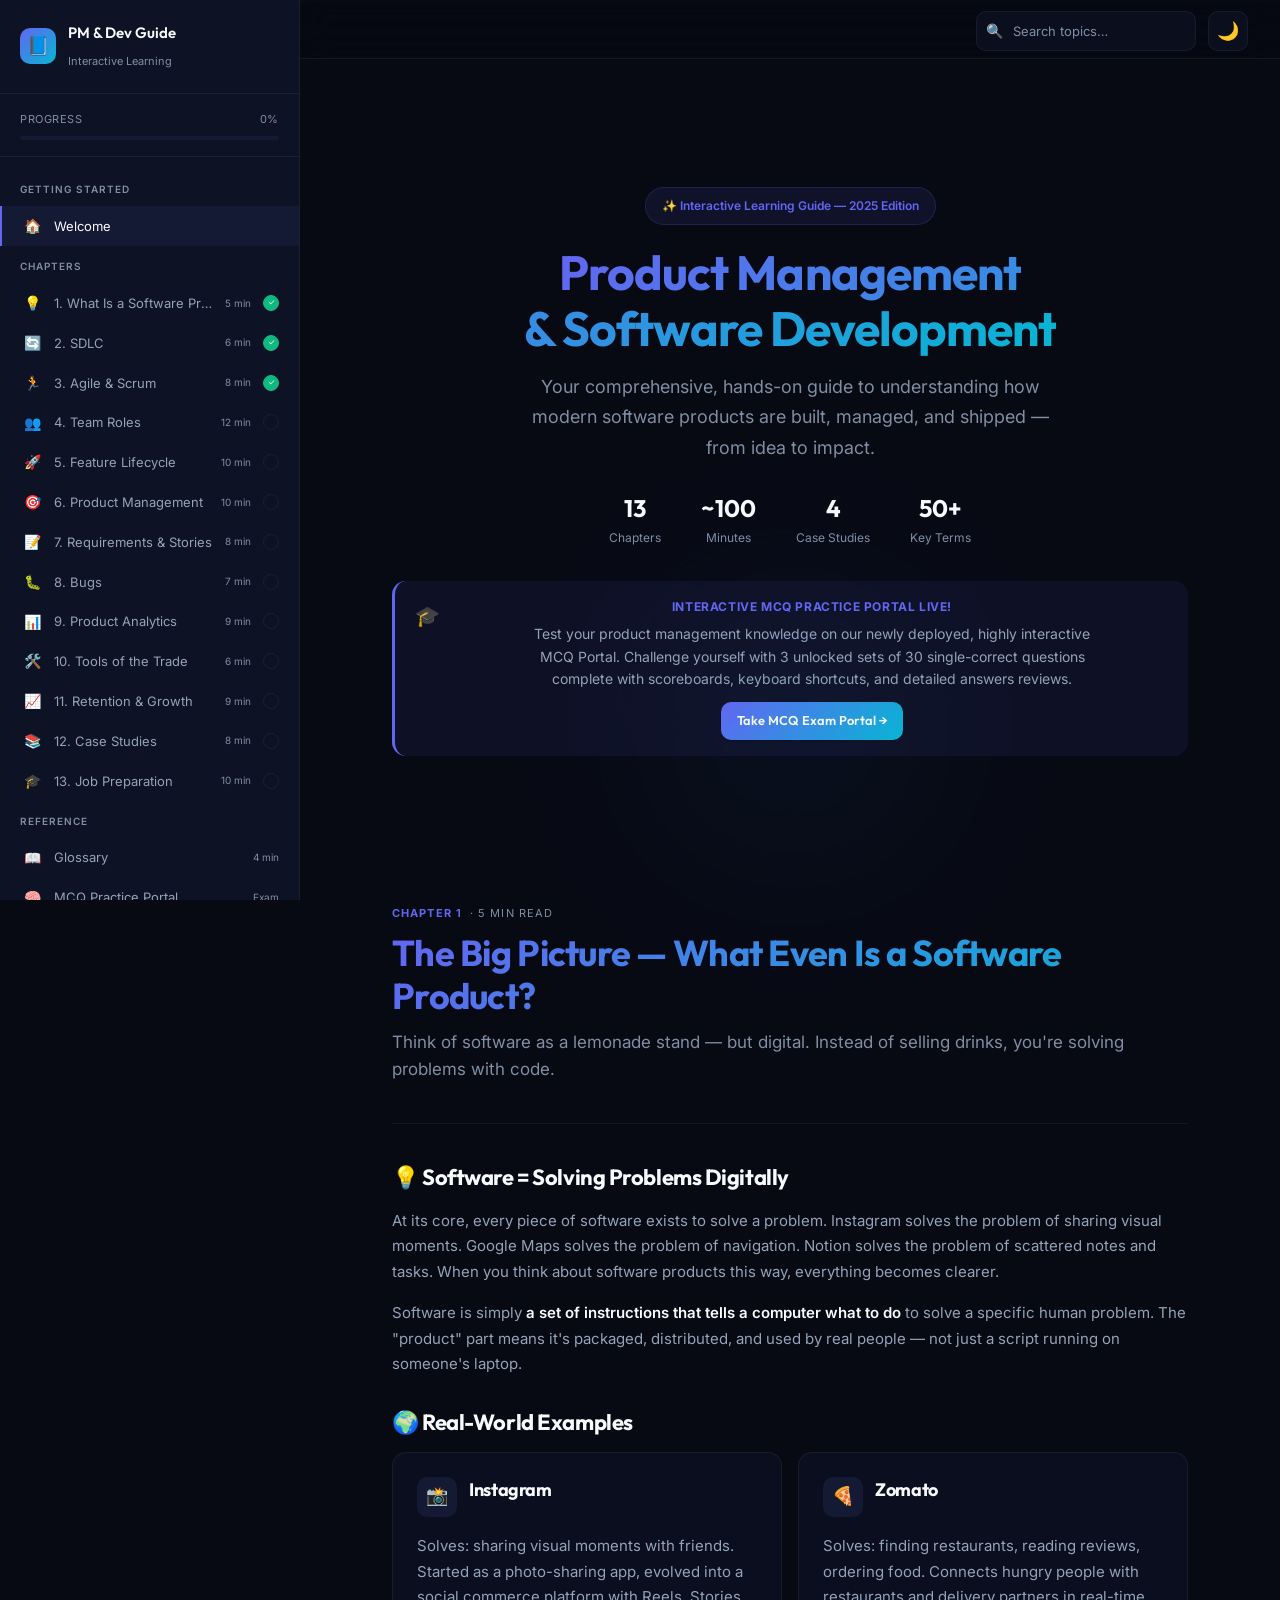
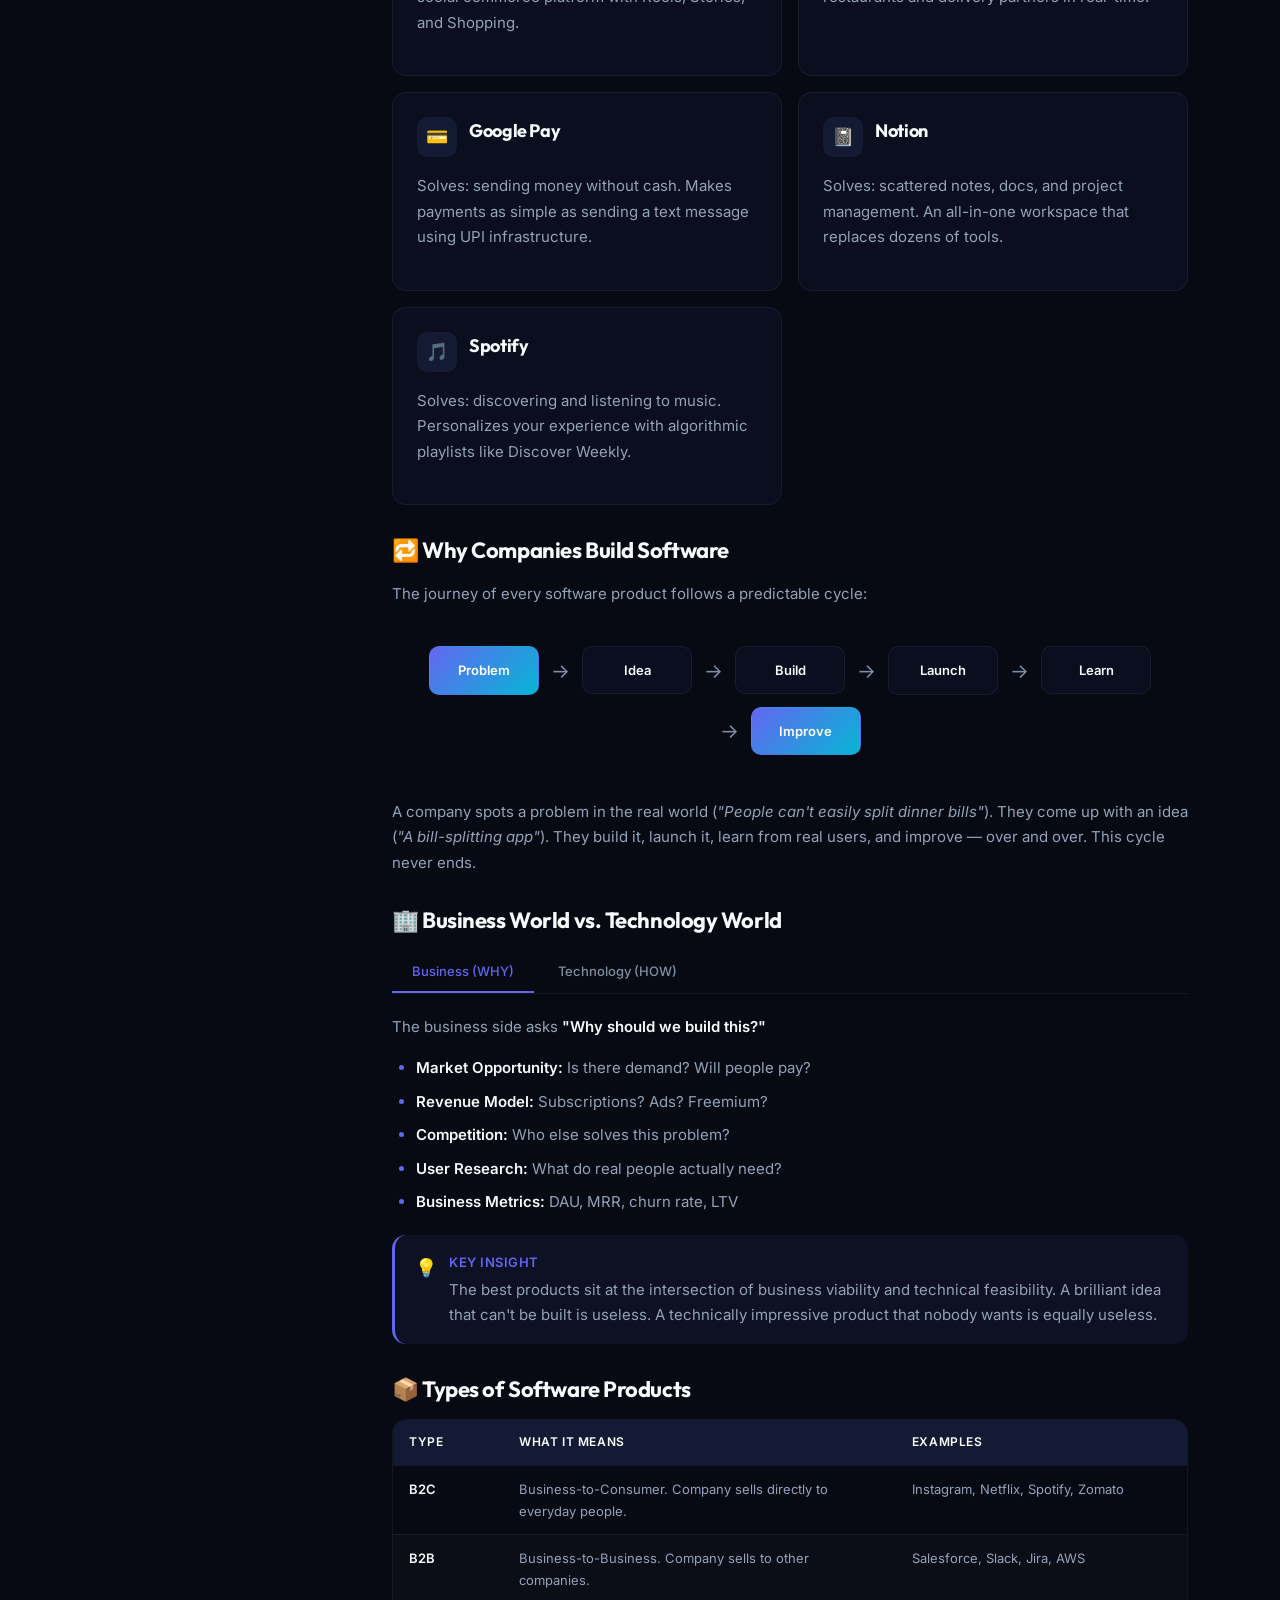
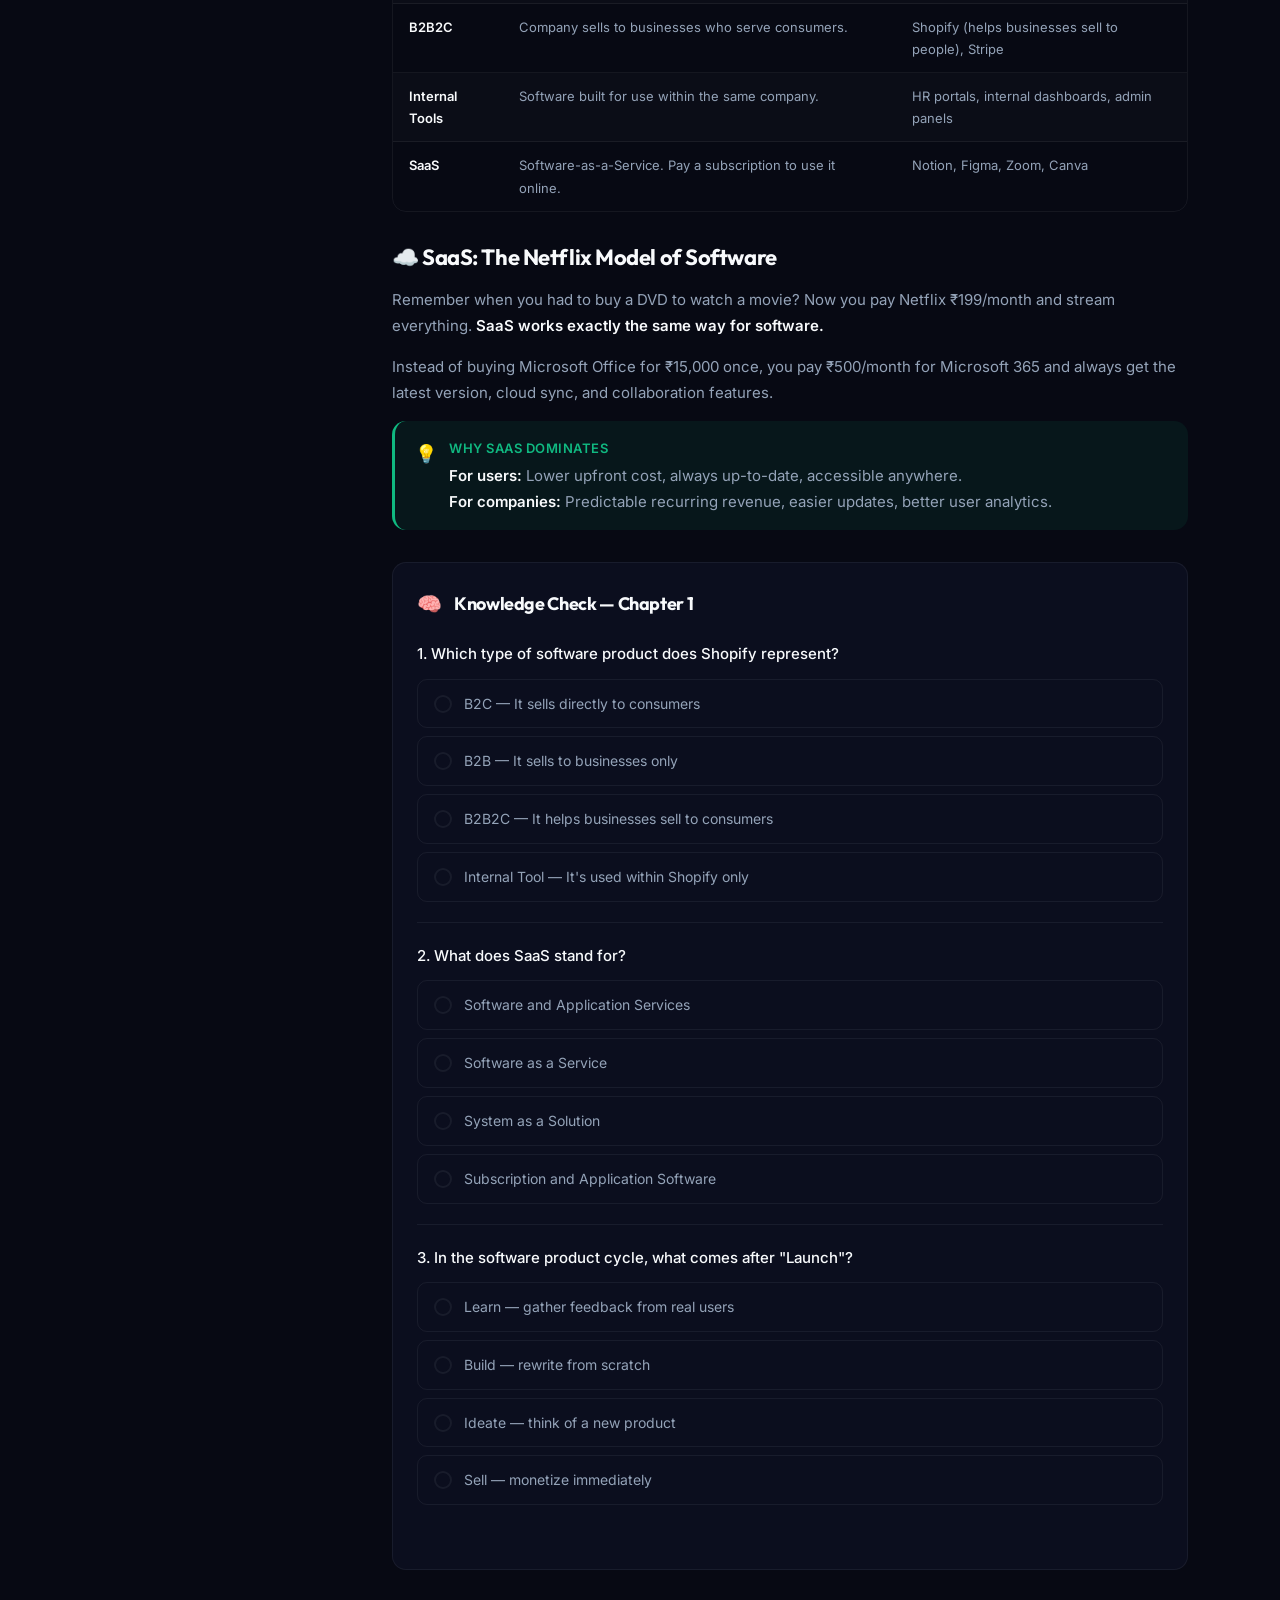
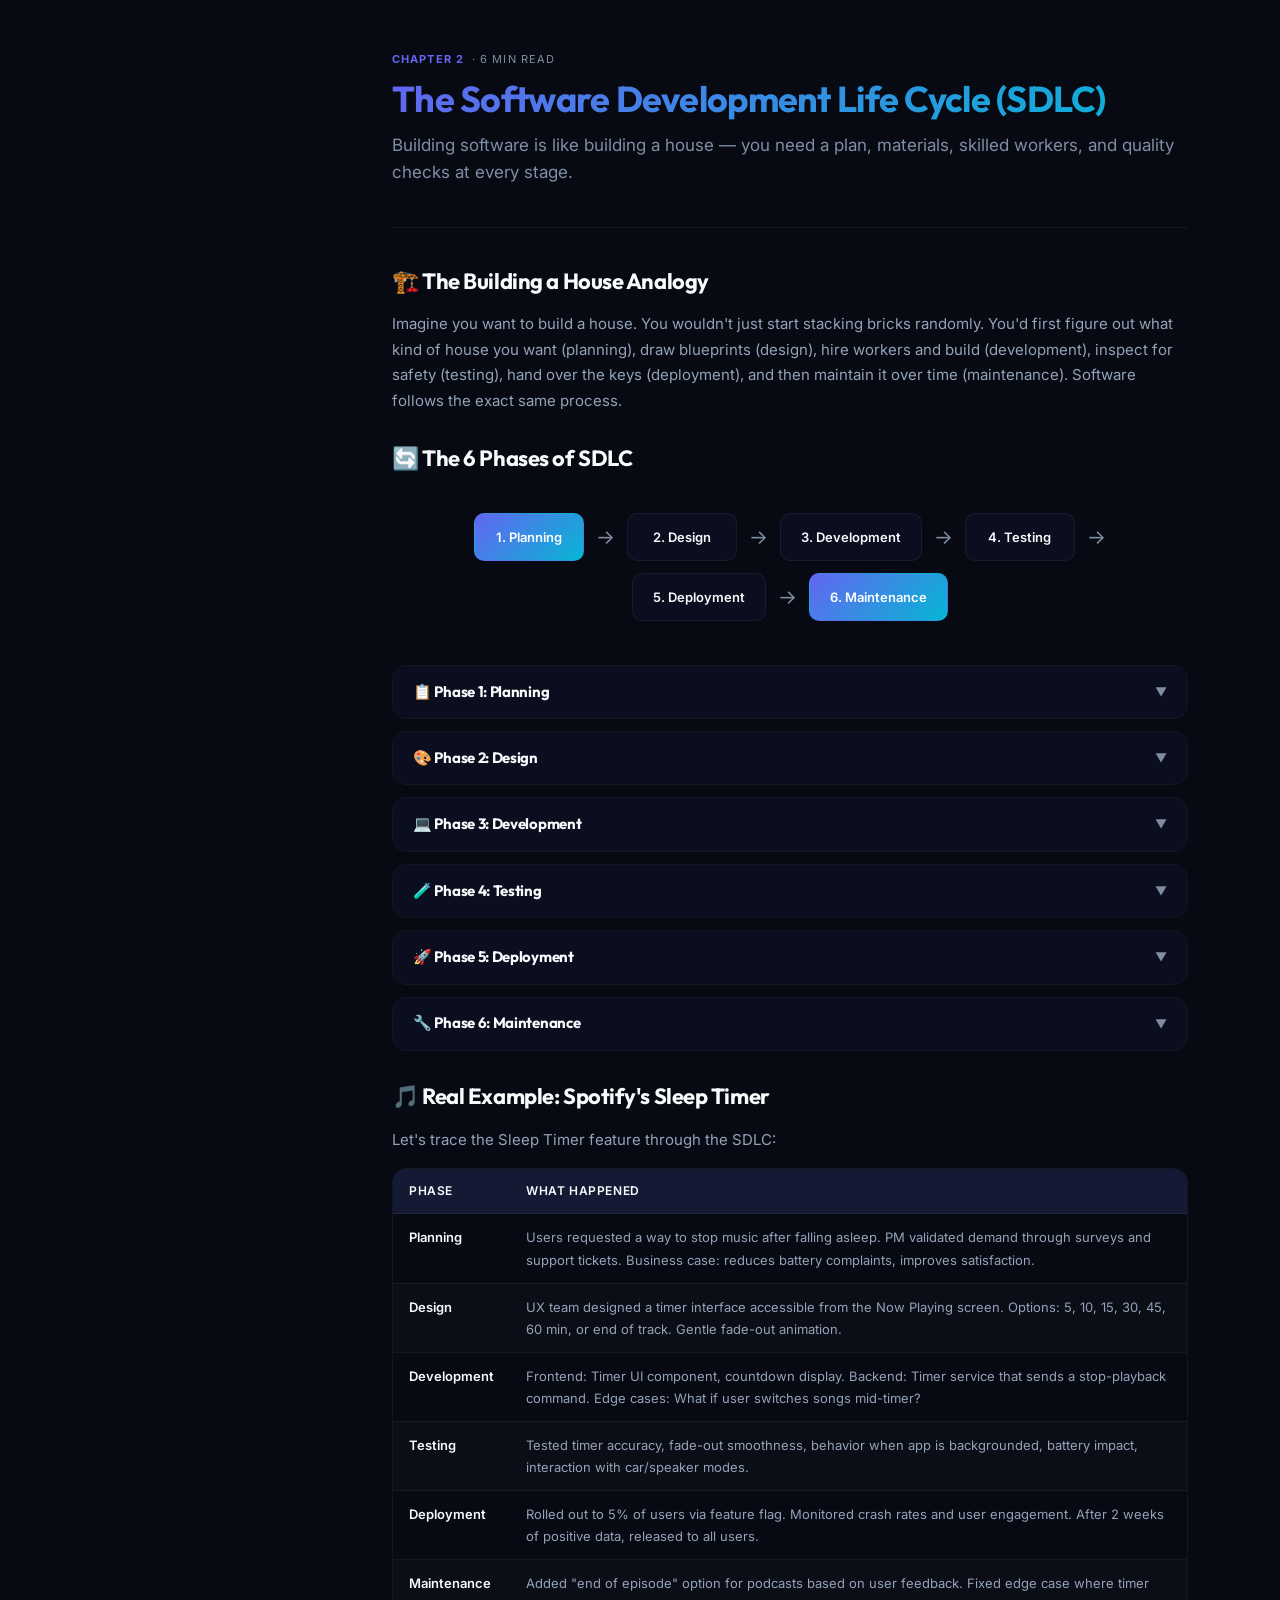
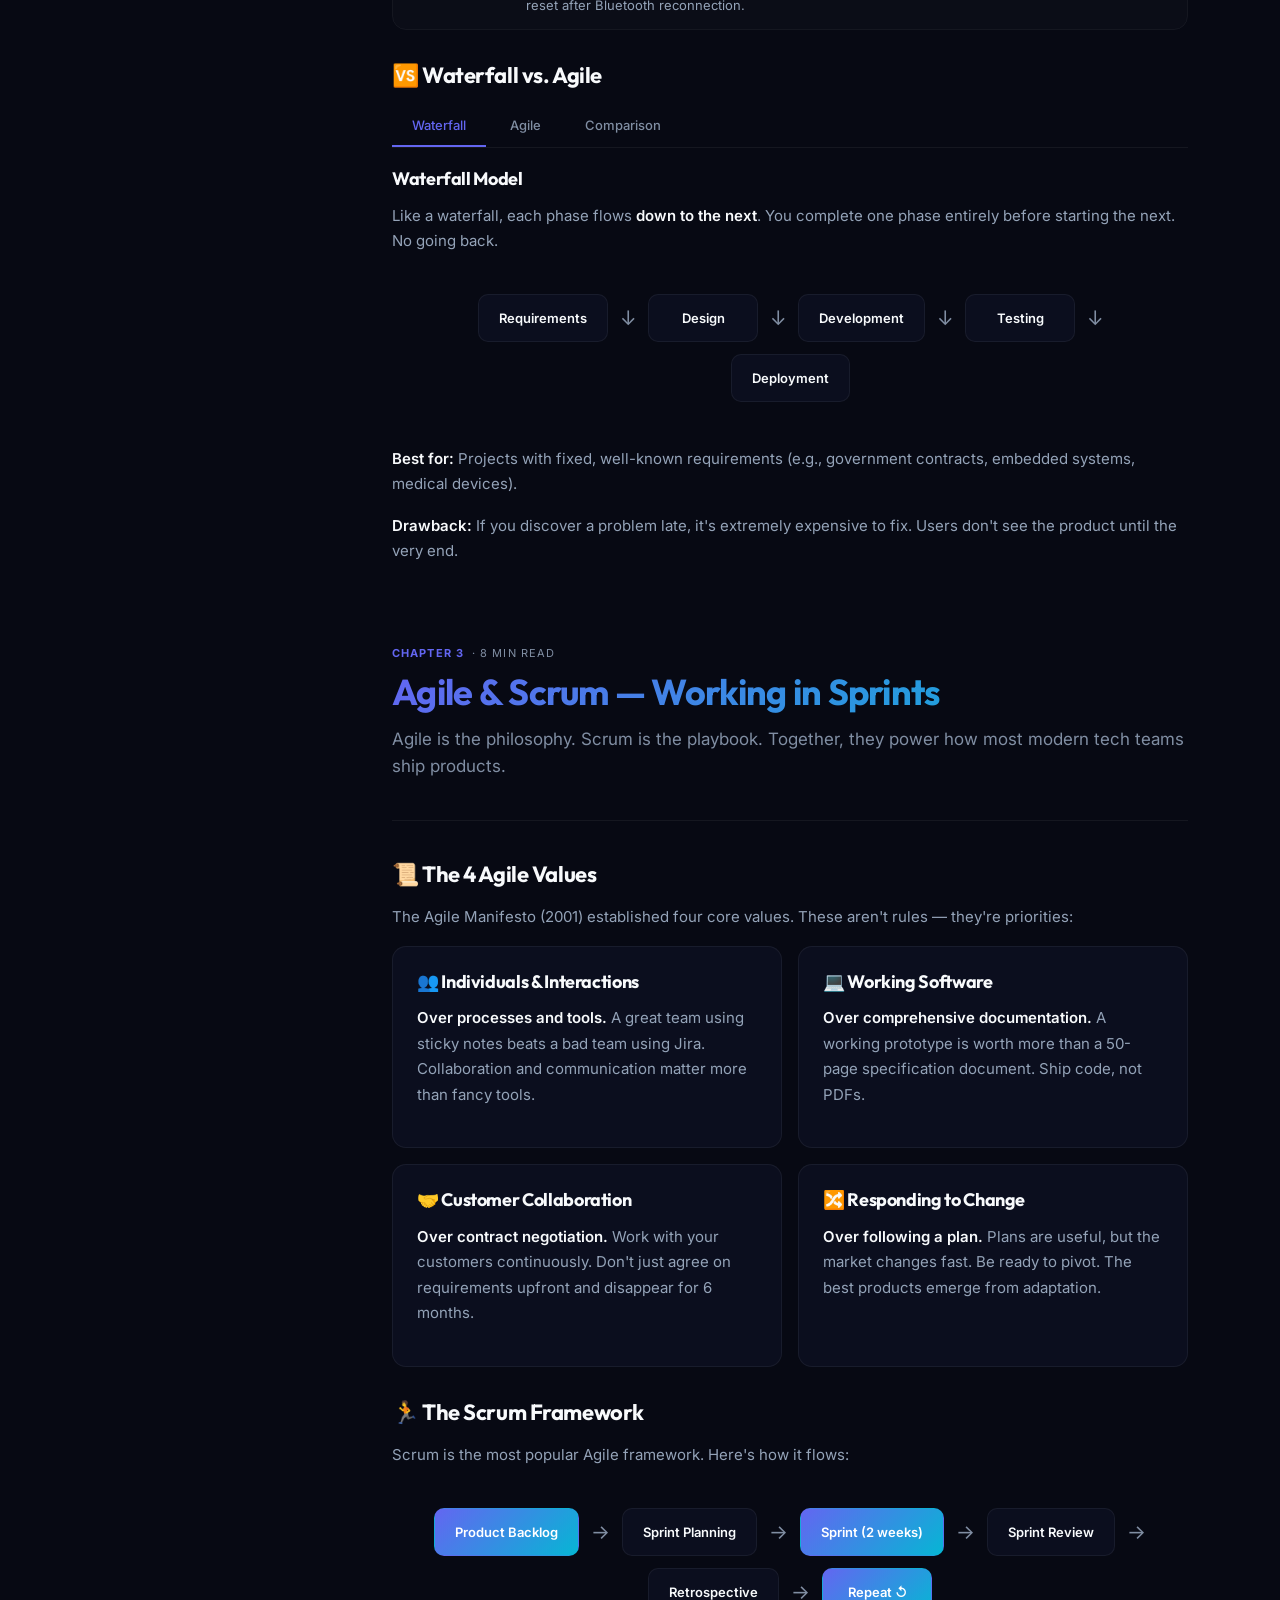
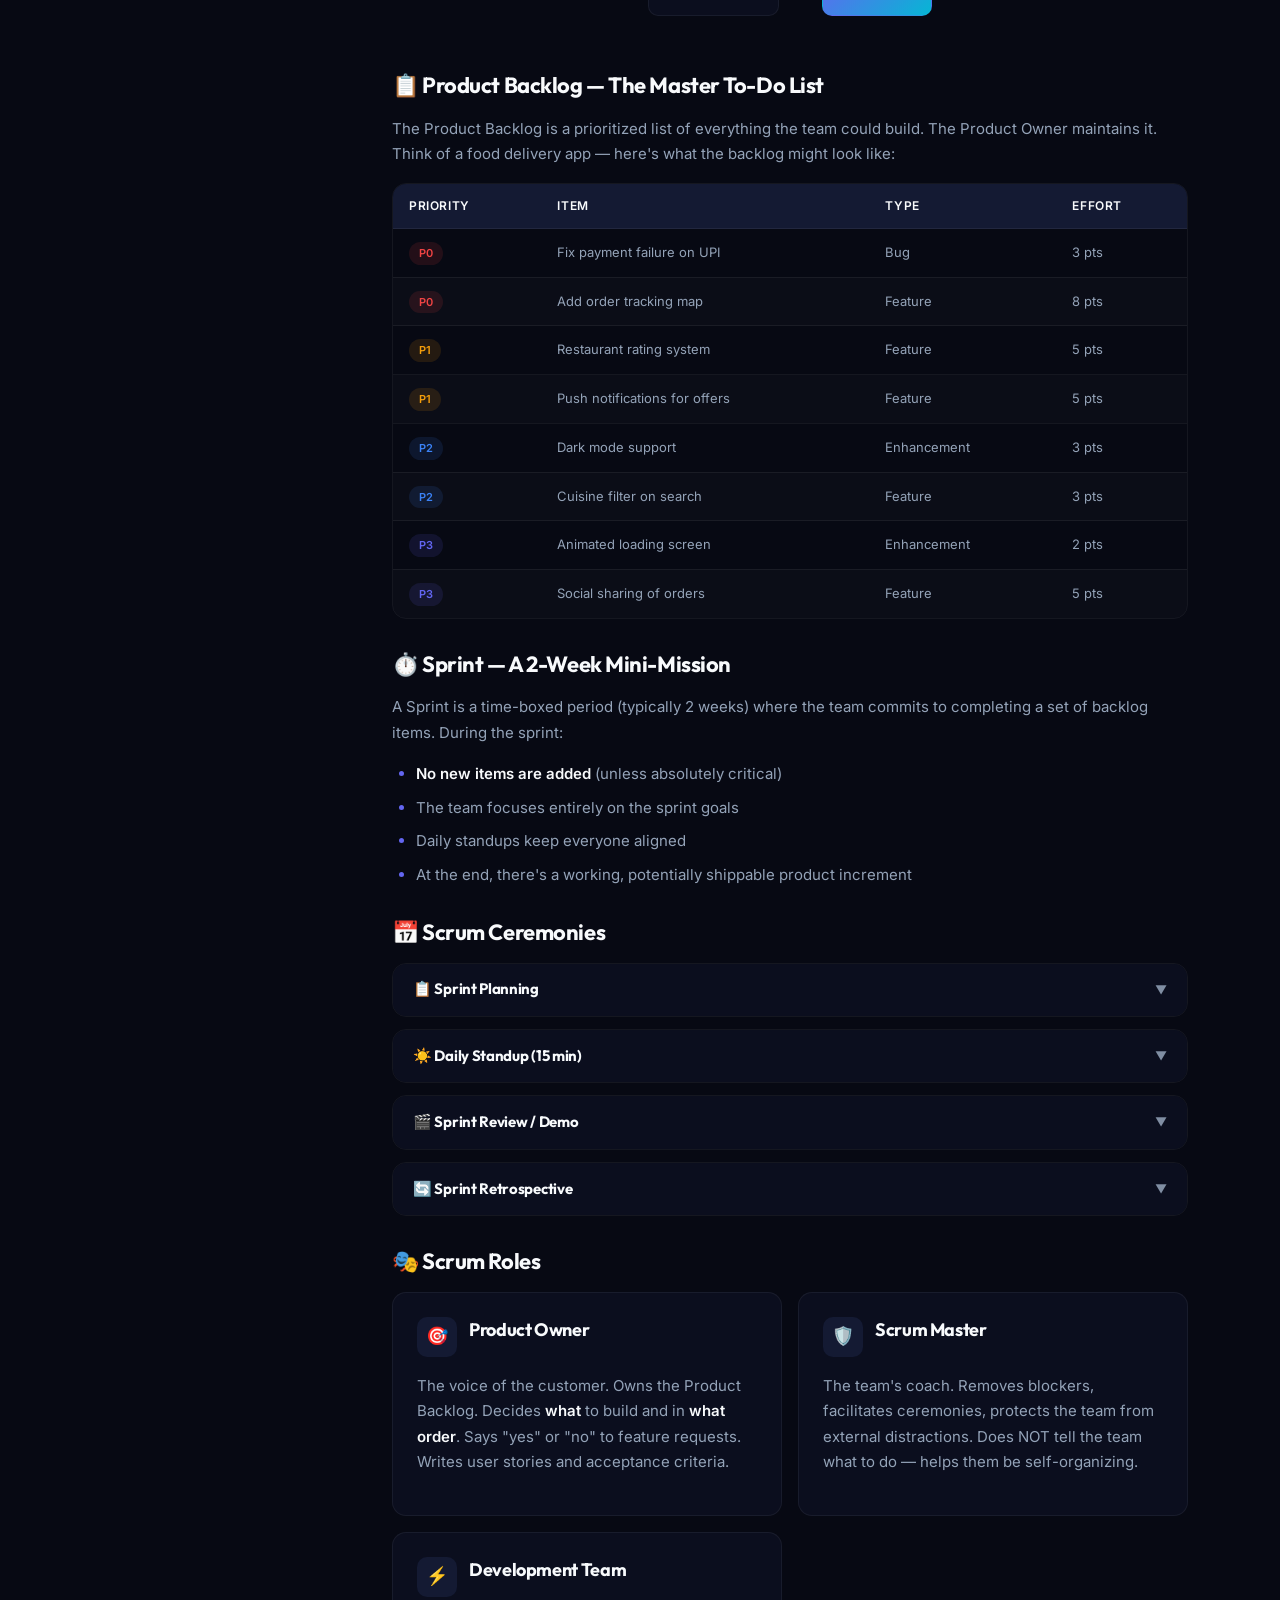
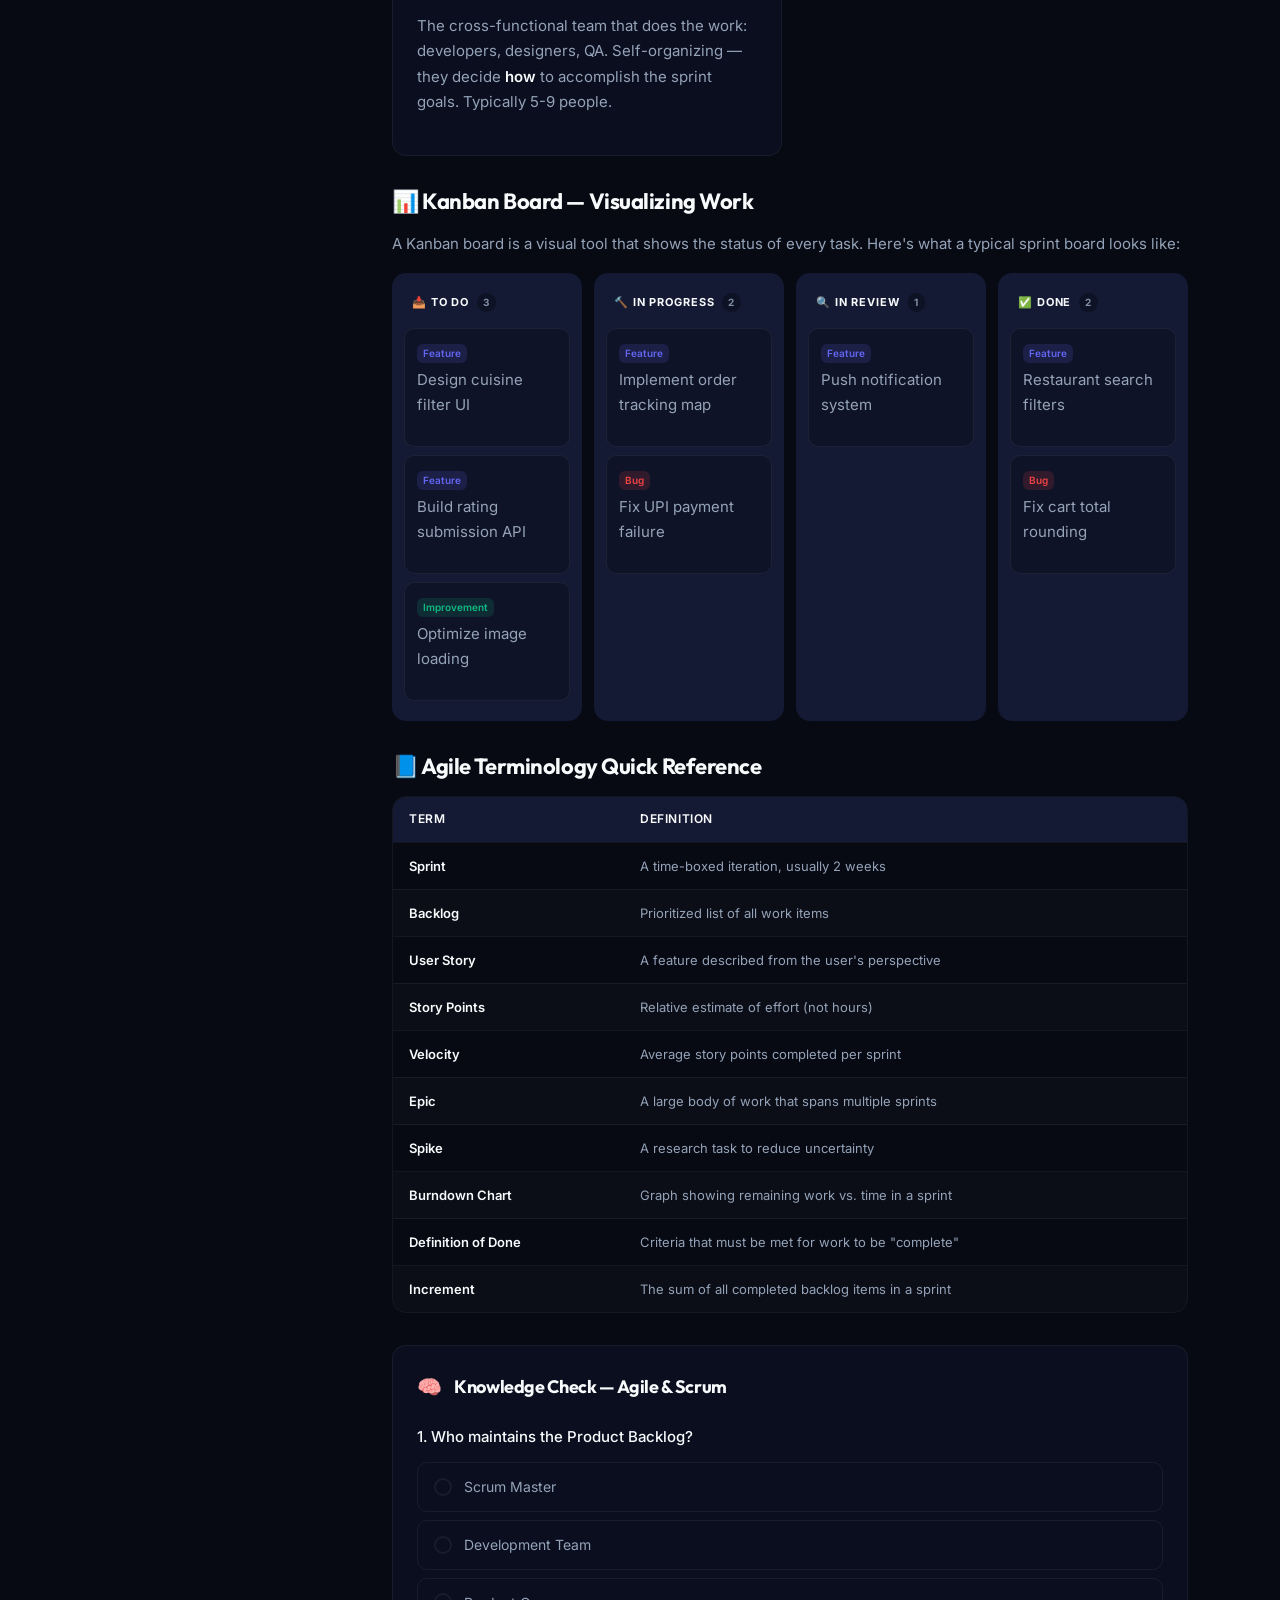
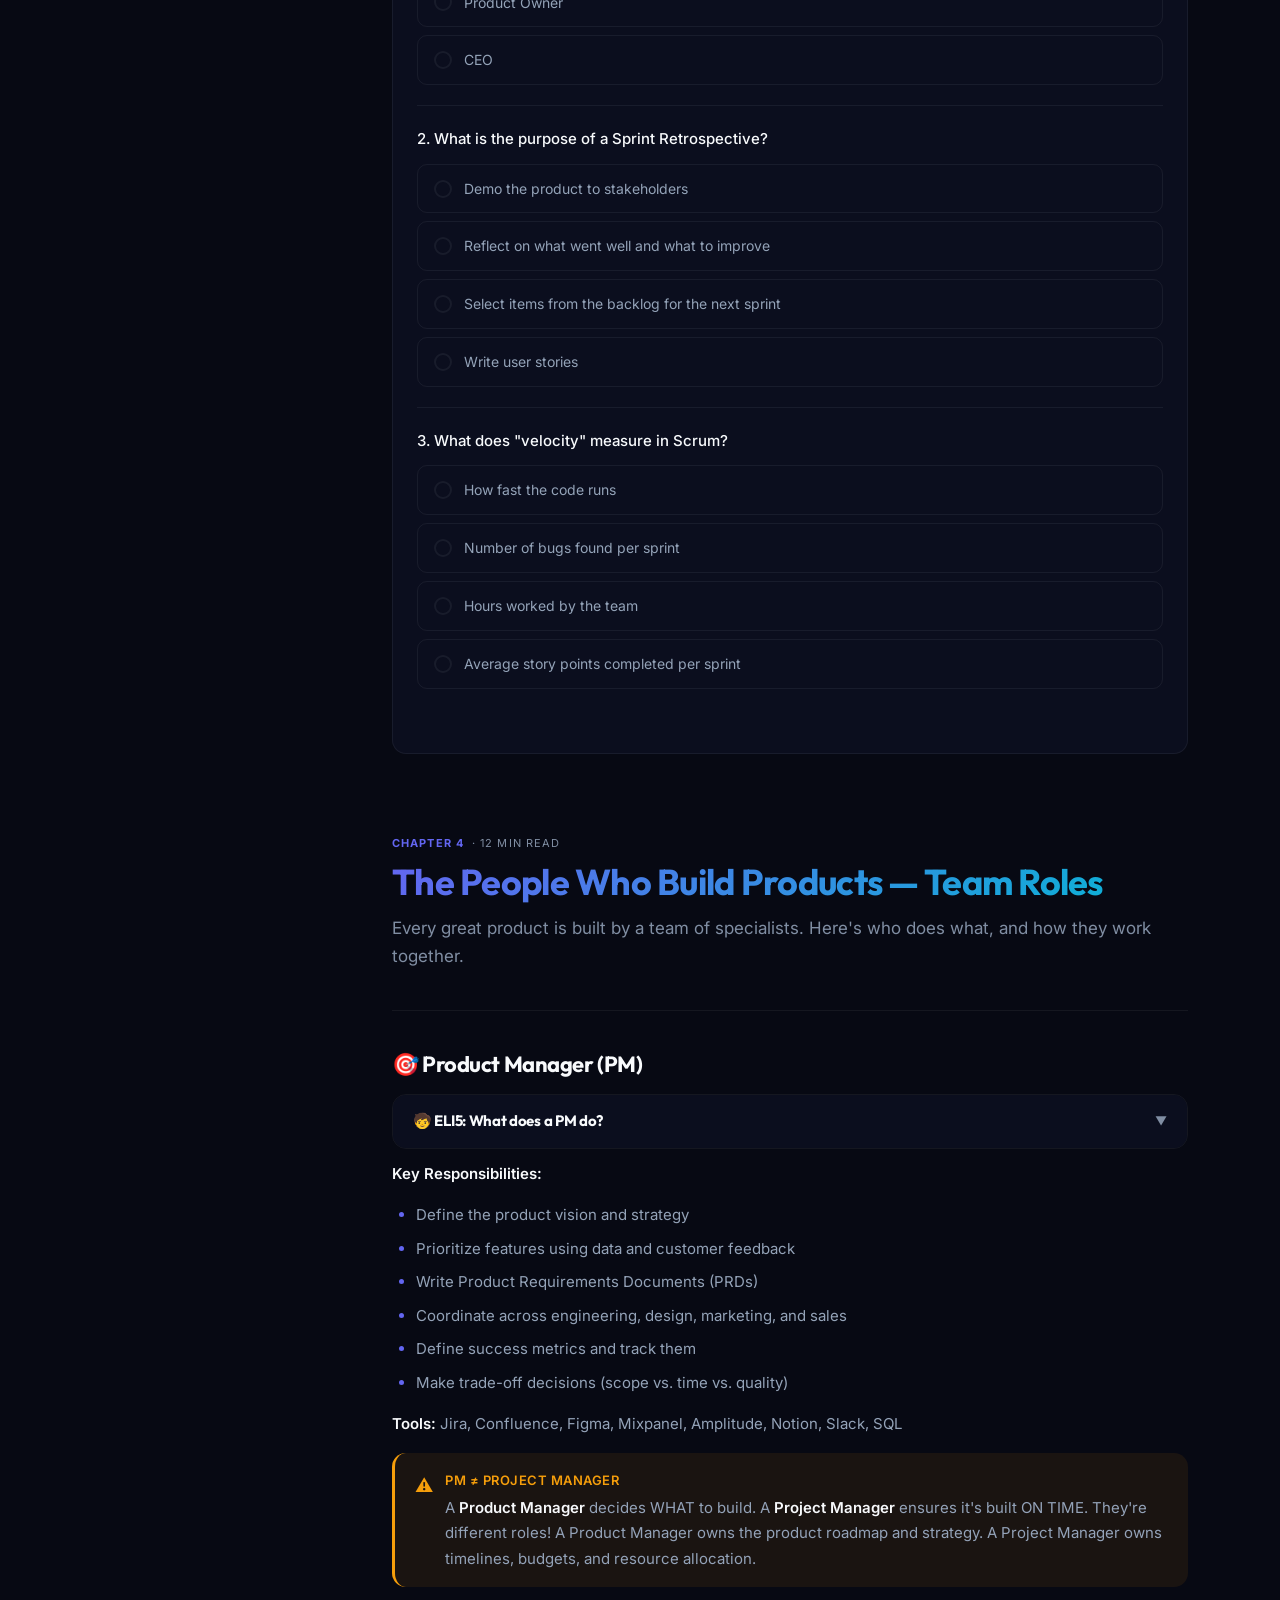
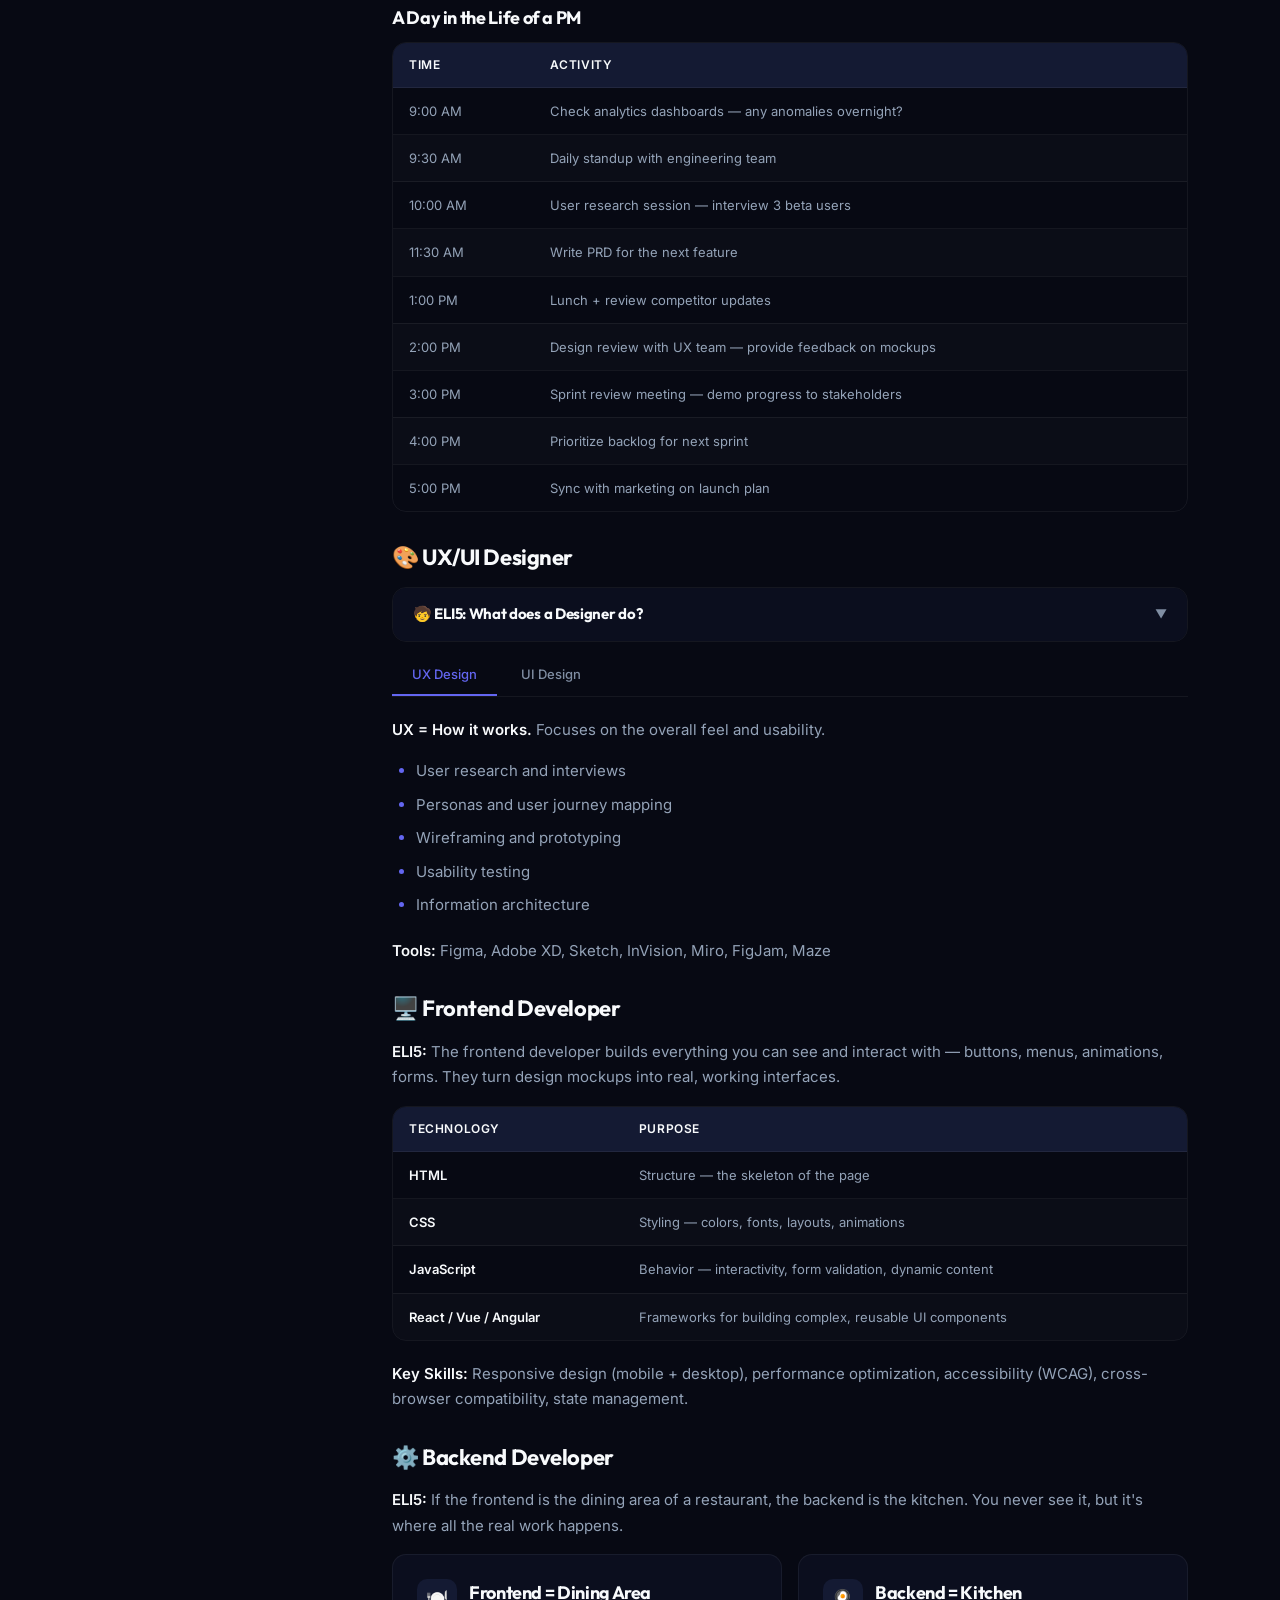
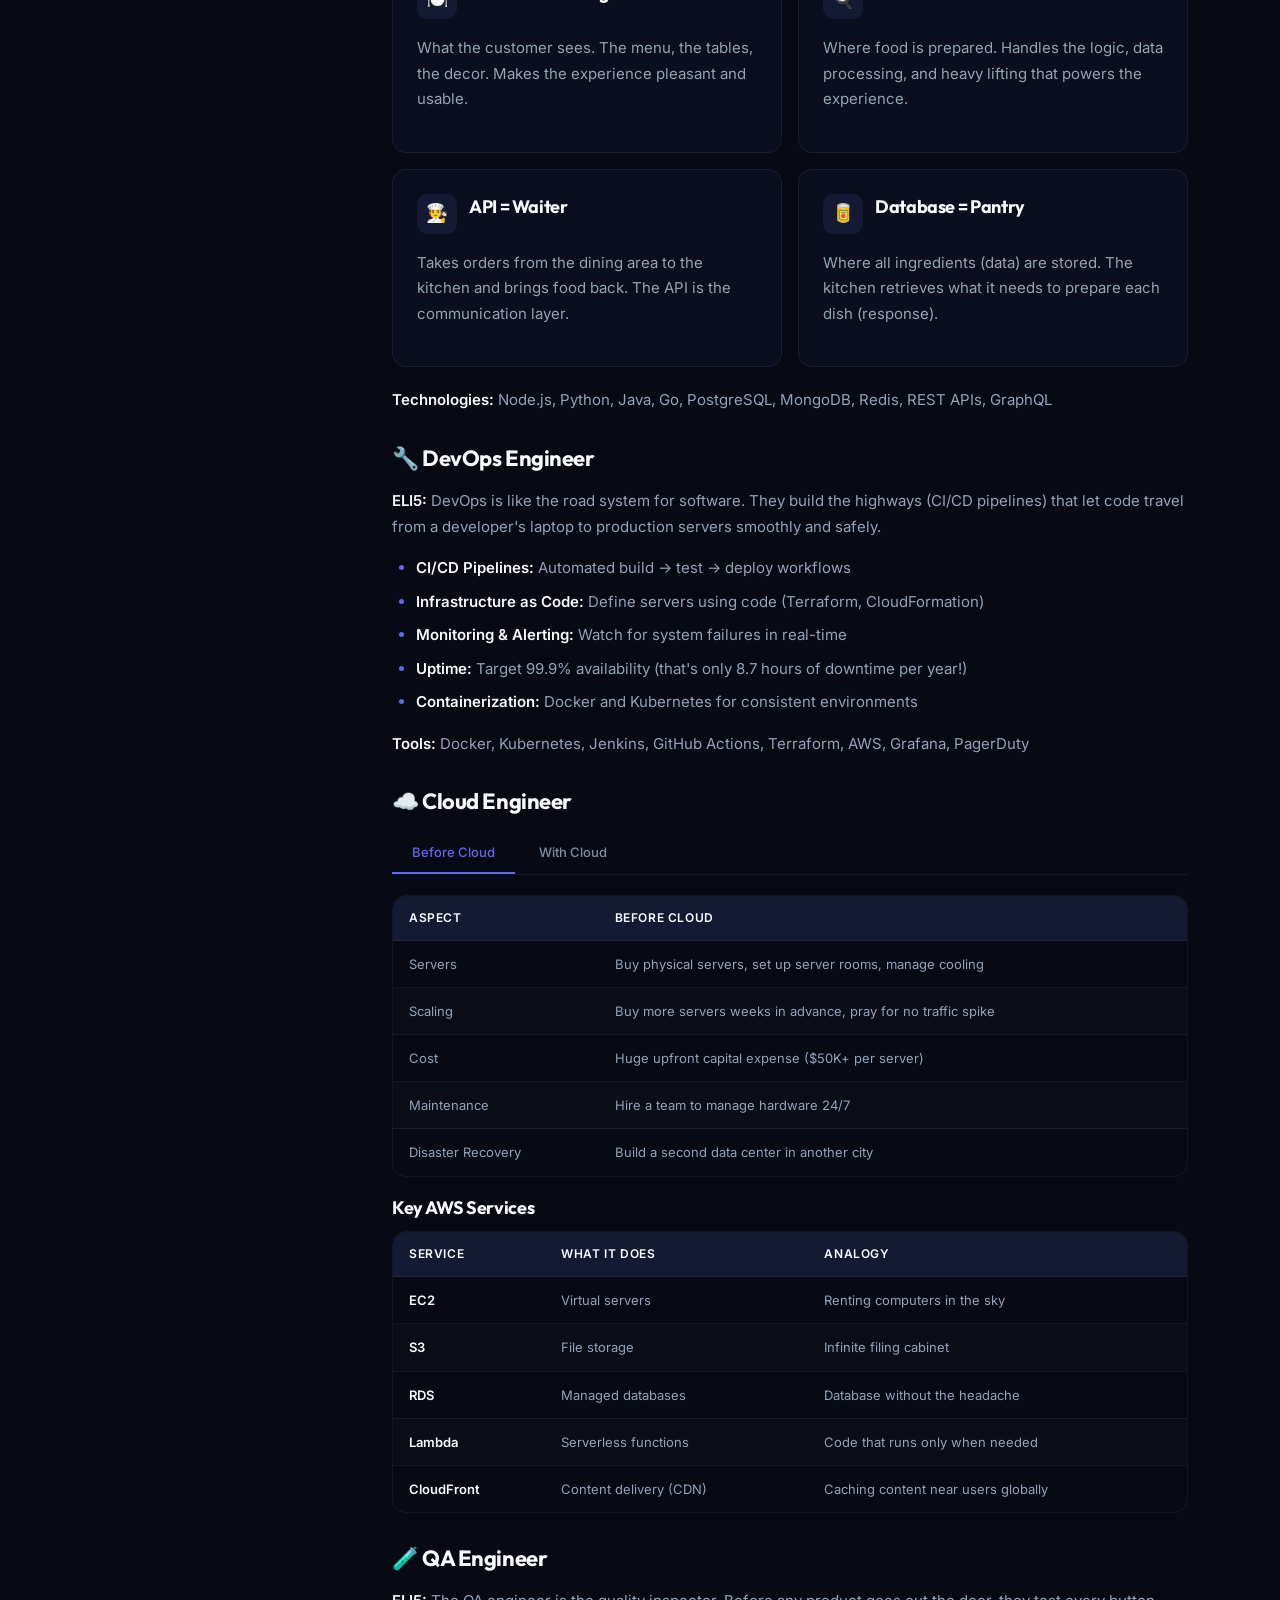
<file: index.html>
<!DOCTYPE html>
<html lang="en" data-theme="dark">
<head>
  <meta charset="UTF-8">
  <meta name="viewport" content="width=device-width, initial-scale=1.0">
  <meta name="description" content="The ultimate free Product Manager course and interactive learning guide. Master product strategy, UX discovery, technical PMing, Agile Scrum execution, PRDs, metrics, analytics, and growth loops.">
  <meta name="keywords" content="product manager course, product management learning, free pm course, technical product manager, product management roadmap, pm learning guide, agile scrum course">
  <meta name="author" content="MeHalogen">
  <meta property="og:title" content="Free Product Manager Course &amp; Interactive Learning Guide — MeHalogen">
  <meta property="og:description" content="Master product management and software development with this free, interactive 13-chapter learning guide and exam suite.">
  <meta property="og:type" content="website">
  <title>Free Product Manager Course &amp; Interactive Learning Guide — MeHalogen</title>

  <!-- Fonts -->
  <link rel="preconnect" href="https://fonts.googleapis.com">
  <link rel="preconnect" href="https://fonts.gstatic.com" crossorigin>
  <link rel="preload" as="style" href="https://fonts.googleapis.com/css2?family=Inter:wght@300;400;500;600;700&family=JetBrains+Mono:wght@400;500;600;700&family=Outfit:wght@400;500;600;700;800&display=swap">
  <link rel="stylesheet" href="https://fonts.googleapis.com/css2?family=Inter:wght@300;400;500;600;700&family=JetBrains+Mono:wght@400;500;600;700&family=Outfit:wght@400;500;600;700;800&display=swap" media="print" onload="this.media='all'">
  <noscript>
    <link rel="stylesheet" href="https://fonts.googleapis.com/css2?family=Inter:wght@300;400;500;600;700&family=JetBrains+Mono:wght@400;500;600;700&family=Outfit:wght@400;500;600;700;800&display=swap">
  </noscript>

  <link rel="stylesheet" href="index.css">
</head>
<body>
  <!-- Progress Bar -->
  <div id="progress-bar" role="progressbar" aria-label="Reading progress" aria-valuenow="0" aria-valuemin="0" aria-valuemax="100"></div>

  <!-- Sidebar -->
  <aside id="sidebar" role="navigation" aria-label="Chapter Navigation">
    <div class="sidebar-header">
      <div class="sidebar-logo">
        <div class="sidebar-logo-icon">📘</div>
        <div class="sidebar-logo-text">
          <div class="sidebar-logo-title">PM &amp; Dev Guide</div>
          <span>Interactive Learning</span>
        </div>
      </div>
    </div>
    <div class="sidebar-progress">
      <div class="sidebar-progress-label">
        <span>Progress</span>
        <span id="progress-pct">0%</span>
      </div>
      <div class="sidebar-progress-bar">
        <div class="sidebar-progress-fill" id="sidebar-progress-fill"></div>
      </div>
    </div>
    <nav class="sidebar-nav" id="sidebar-nav">
      <div class="nav-section-label">Getting Started</div>
      <a href="#hero" class="nav-item active" data-chapter="hero">
        <span class="nav-icon">🏠</span>
        <span class="nav-label">Welcome</span>
      </a>
      <div class="nav-section-label">Chapters</div>
      <a href="#ch1" class="nav-item" data-chapter="ch1">
        <span class="nav-icon">💡</span>
        <span class="nav-label">1. What Is a Software Product</span>
        <span class="nav-time">5 min</span>
        <span class="nav-check" data-ch="ch1"></span>
      </a>
      <a href="#ch2" class="nav-item" data-chapter="ch2">
        <span class="nav-icon">🔄</span>
        <span class="nav-label">2. SDLC</span>
        <span class="nav-time">6 min</span>
        <span class="nav-check" data-ch="ch2"></span>
      </a>
      <a href="#ch3" class="nav-item" data-chapter="ch3">
        <span class="nav-icon">🏃</span>
        <span class="nav-label">3. Agile &amp; Scrum</span>
        <span class="nav-time">8 min</span>
        <span class="nav-check" data-ch="ch3"></span>
      </a>
      <a href="#ch4" class="nav-item" data-chapter="ch4">
        <span class="nav-icon">👥</span>
        <span class="nav-label">4. Team Roles</span>
        <span class="nav-time">12 min</span>
        <span class="nav-check" data-ch="ch4"></span>
      </a>
      <a href="#ch5" class="nav-item" data-chapter="ch5">
        <span class="nav-icon">🚀</span>
        <span class="nav-label">5. Feature Lifecycle</span>
        <span class="nav-time">10 min</span>
        <span class="nav-check" data-ch="ch5"></span>
      </a>
      <a href="#ch6" class="nav-item" data-chapter="ch6">
        <span class="nav-icon">🎯</span>
        <span class="nav-label">6. Product Management</span>
        <span class="nav-time">10 min</span>
        <span class="nav-check" data-ch="ch6"></span>
      </a>
      <a href="#ch7" class="nav-item" data-chapter="ch7">
        <span class="nav-icon">📝</span>
        <span class="nav-label">7. Requirements &amp; Stories</span>
        <span class="nav-time">8 min</span>
        <span class="nav-check" data-ch="ch7"></span>
      </a>
      <a href="#ch8" class="nav-item" data-chapter="ch8">
        <span class="nav-icon">🐛</span>
        <span class="nav-label">8. Bugs</span>
        <span class="nav-time">7 min</span>
        <span class="nav-check" data-ch="ch8"></span>
      </a>
      <a href="#ch9" class="nav-item" data-chapter="ch9">
        <span class="nav-icon">📊</span>
        <span class="nav-label">9. Product Analytics</span>
        <span class="nav-time">9 min</span>
        <span class="nav-check" data-ch="ch9"></span>
      </a>
      <a href="#ch10" class="nav-item" data-chapter="ch10">
        <span class="nav-icon">🛠️</span>
        <span class="nav-label">10. Tools of the Trade</span>
        <span class="nav-time">6 min</span>
        <span class="nav-check" data-ch="ch10"></span>
      </a>
      <a href="#ch11" class="nav-item" data-chapter="ch11">
        <span class="nav-icon">📈</span>
        <span class="nav-label">11. Retention &amp; Growth</span>
        <span class="nav-time">9 min</span>
        <span class="nav-check" data-ch="ch11"></span>
      </a>
      <a href="#ch12" class="nav-item" data-chapter="ch12">
        <span class="nav-icon">📚</span>
        <span class="nav-label">12. Case Studies</span>
        <span class="nav-time">8 min</span>
        <span class="nav-check" data-ch="ch12"></span>
      </a>
      <a href="#ch13" class="nav-item" data-chapter="ch13">
        <span class="nav-icon">🎓</span>
        <span class="nav-label">13. Job Preparation</span>
        <span class="nav-time">10 min</span>
        <span class="nav-check" data-ch="ch13"></span>
      </a>
      <div class="nav-section-label">Reference</div>
      <a href="#glossary" class="nav-item" data-chapter="glossary">
        <span class="nav-icon">📖</span>
        <span class="nav-label">Glossary</span>
        <span class="nav-time">4 min</span>
      </a>
      <a href="mcq.html" class="nav-item" target="_blank">
        <span class="nav-icon">🧠</span>
        <span class="nav-label">MCQ Practice Portal</span>
        <span class="nav-time">Exam</span>
      </a>
    </nav>
  </aside>

  <!-- Sidebar Overlay (mobile) -->
  <div class="sidebar-overlay" id="sidebar-overlay"></div>

  <!-- Mobile Menu Button -->
  <button class="mobile-menu-btn" id="mobile-menu-btn" aria-label="Toggle Navigation">☰</button>

  <!-- Sticky Header -->
  <header id="sticky-header">
    <span class="current-chapter" id="current-chapter-label"></span>
    <div class="header-actions">
      <div class="search-container">
        <span class="search-icon">🔍</span>
        <input type="text" class="search-input" id="search-input" placeholder="Search topics…" aria-label="Search topics">
        <div class="search-results" id="search-results"></div>
      </div>
      <button class="theme-toggle" id="theme-toggle" aria-label="Toggle dark/light mode">🌙</button>
    </div>
  </header>

  <!-- Main Content -->
  <main id="main-content">
    <div class="content-wrapper">

      <!-- ═══════════ HERO ═══════════ -->
      <section id="hero" class="chapter hero" data-title="Welcome">
        <div class="hero-badge">✨ Interactive Learning Guide — 2025 Edition</div>
        <h1><span class="gradient-text">Product Management<br>&amp; Software Development</span></h1>
        <p>Your comprehensive, hands-on guide to understanding how modern software products are built, managed, and shipped — from idea to impact.</p>
        <div class="hero-stats">
          <div class="hero-stat">
            <div class="stat-value">13</div>
            <div class="stat-label">Chapters</div>
          </div>
          <div class="hero-stat">
            <div class="stat-value">~100</div>
            <div class="stat-label">Minutes</div>
          </div>
          <div class="hero-stat">
            <div class="stat-value">4</div>
            <div class="stat-label">Case Studies</div>
          </div>
          <div class="hero-stat">
            <div class="stat-value">50+</div>
            <div class="stat-label">Key Terms</div>
          </div>
        </div>

        <div class="callout callout-important" style="margin-top: 32px; background: rgba(99, 102, 241, 0.08); border-left-color: var(--accent-start); display: flex; gap: var(--space-4); align-items: flex-start; border-left: 3px solid var(--accent-start); padding: var(--space-4) var(--space-5); border-radius: var(--radius-lg);">
          <span class="callout-icon" style="font-size: 1.25rem;">🎓</span>
          <div class="callout-content" style="flex: 1;">
            <p class="callout-title" style="color: var(--accent-start); font-weight: 700; text-transform: uppercase; font-size: 0.75rem; letter-spacing: 0.05em; margin-bottom: var(--space-1);">Interactive MCQ Practice Portal Live!</p>
            <p style="margin-top: 6px; margin-bottom: 12px; font-size: 0.875rem; color: var(--text-secondary); line-height: 1.6;">Test your product management knowledge on our newly deployed, highly interactive MCQ Portal. Challenge yourself with 3 unlocked sets of 30 single-correct questions complete with scoreboards, keyboard shortcuts, and detailed answers reviews.</p>
            <a href="mcq.html" class="btn" style="display: inline-flex; align-items: center; gap: 8px; background: var(--accent-gradient); color: #fff; padding: 8px 16px; border-radius: var(--radius-md); font-weight: 600; font-size: 0.8rem; border: none; box-shadow: var(--shadow-sm); cursor: pointer; transition: all 150ms ease; text-decoration: none; font-family: var(--font-heading);">
              Take MCQ Exam Portal &rarr;
            </a>
          </div>
        </div>
      </section>

      <!-- ═══════════ CHAPTER 1 ═══════════ -->
      <section id="ch1" class="chapter" data-title="Chapter 1 — What Is a Software Product">
        <div class="chapter-header">
          <div class="chapter-label">Chapter 1 <span class="reading-time">· 5 min read</span></div>
          <h2 class="chapter-title gradient-text">The Big Picture — What Even Is a Software Product?</h2>
          <p class="chapter-subtitle">Think of software as a lemonade stand — but digital. Instead of selling drinks, you're solving problems with code.</p>
        </div>

        <div class="subsection">
          <h3>💡 Software = Solving Problems Digitally</h3>
          <p>At its core, every piece of software exists to solve a problem. Instagram solves the problem of sharing visual moments. Google Maps solves the problem of navigation. Notion solves the problem of scattered notes and tasks. When you think about software products this way, everything becomes clearer.</p>
          <p>Software is simply <strong>a set of instructions that tells a computer what to do</strong> to solve a specific human problem. The "product" part means it's packaged, distributed, and used by real people — not just a script running on someone's laptop.</p>
        </div>

        <div class="subsection">
          <h3>🌍 Real-World Examples</h3>
          <div class="card-grid">
            <div class="card">
              <div class="card-header">
                <div class="card-icon">📸</div>
                <h4>Instagram</h4>
              </div>
              <p>Solves: sharing visual moments with friends. Started as a photo-sharing app, evolved into a social commerce platform with Reels, Stories, and Shopping.</p>
            </div>
            <div class="card">
              <div class="card-header">
                <div class="card-icon">🍕</div>
                <h4>Zomato</h4>
              </div>
              <p>Solves: finding restaurants, reading reviews, ordering food. Connects hungry people with restaurants and delivery partners in real-time.</p>
            </div>
            <div class="card">
              <div class="card-header">
                <div class="card-icon">💳</div>
                <h4>Google Pay</h4>
              </div>
              <p>Solves: sending money without cash. Makes payments as simple as sending a text message using UPI infrastructure.</p>
            </div>
            <div class="card">
              <div class="card-header">
                <div class="card-icon">📓</div>
                <h4>Notion</h4>
              </div>
              <p>Solves: scattered notes, docs, and project management. An all-in-one workspace that replaces dozens of tools.</p>
            </div>
            <div class="card">
              <div class="card-header">
                <div class="card-icon">🎵</div>
                <h4>Spotify</h4>
              </div>
              <p>Solves: discovering and listening to music. Personalizes your experience with algorithmic playlists like Discover Weekly.</p>
            </div>
          </div>
        </div>

        <div class="subsection">
          <h3>🔁 Why Companies Build Software</h3>
          <p>The journey of every software product follows a predictable cycle:</p>
          <div class="flow-diagram">
            <div class="flow-node accent">Problem</div>
            <div class="flow-arrow">→</div>
            <div class="flow-node">Idea</div>
            <div class="flow-arrow">→</div>
            <div class="flow-node">Build</div>
            <div class="flow-arrow">→</div>
            <div class="flow-node">Launch</div>
            <div class="flow-arrow">→</div>
            <div class="flow-node">Learn</div>
            <div class="flow-arrow">→</div>
            <div class="flow-node accent">Improve</div>
          </div>
          <p>A company spots a problem in the real world (<em>"People can't easily split dinner bills"</em>). They come up with an idea (<em>"A bill-splitting app"</em>). They build it, launch it, learn from real users, and improve — over and over. This cycle never ends.</p>
        </div>

        <div class="subsection">
          <h3>🏢 Business World vs. Technology World</h3>
          <div class="tabs" data-tabs>
            <div class="tab-list" role="tablist">
              <button class="tab-btn active" role="tab" data-tab="biz">Business (WHY)</button>
              <button class="tab-btn" role="tab" data-tab="tech">Technology (HOW)</button>
            </div>
            <div class="tab-panel active" id="tab-biz" data-tab-panel="biz">
              <p>The business side asks <strong>"Why should we build this?"</strong></p>
              <ul>
                <li><strong>Market Opportunity:</strong> Is there demand? Will people pay?</li>
                <li><strong>Revenue Model:</strong> Subscriptions? Ads? Freemium?</li>
                <li><strong>Competition:</strong> Who else solves this problem?</li>
                <li><strong>User Research:</strong> What do real people actually need?</li>
                <li><strong>Business Metrics:</strong> DAU, MRR, churn rate, LTV</li>
              </ul>
            </div>
            <div class="tab-panel" id="tab-tech" data-tab-panel="tech">
              <p>The technology side asks <strong>"How do we build this?"</strong></p>
              <ul>
                <li><strong>Architecture:</strong> Monolith vs. microservices</li>
                <li><strong>Tech Stack:</strong> React, Node.js, PostgreSQL, AWS</li>
                <li><strong>Scalability:</strong> Can it handle 1 million users?</li>
                <li><strong>Security:</strong> Encryption, auth, data protection</li>
                <li><strong>Performance:</strong> Load times under 2 seconds</li>
              </ul>
            </div>
          </div>
          <div class="callout callout-important">
            <span class="callout-icon">💡</span>
            <div class="callout-content">
              <p class="callout-title">Key Insight</p>
              <p>The best products sit at the intersection of business viability and technical feasibility. A brilliant idea that can't be built is useless. A technically impressive product that nobody wants is equally useless.</p>
            </div>
          </div>
        </div>

        <div class="subsection">
          <h3>📦 Types of Software Products</h3>
          <div class="table-wrapper">
            <table>
              <thead>
                <tr><th>Type</th><th>What It Means</th><th>Examples</th></tr>
              </thead>
              <tbody>
                <tr><td><strong>B2C</strong></td><td>Business-to-Consumer. Company sells directly to everyday people.</td><td>Instagram, Netflix, Spotify, Zomato</td></tr>
                <tr><td><strong>B2B</strong></td><td>Business-to-Business. Company sells to other companies.</td><td>Salesforce, Slack, Jira, AWS</td></tr>
                <tr><td><strong>B2B2C</strong></td><td>Company sells to businesses who serve consumers.</td><td>Shopify (helps businesses sell to people), Stripe</td></tr>
                <tr><td><strong>Internal Tools</strong></td><td>Software built for use within the same company.</td><td>HR portals, internal dashboards, admin panels</td></tr>
                <tr><td><strong>SaaS</strong></td><td>Software-as-a-Service. Pay a subscription to use it online.</td><td>Notion, Figma, Zoom, Canva</td></tr>
              </tbody>
            </table>
          </div>
        </div>

        <div class="subsection">
          <h3>☁️ SaaS: The Netflix Model of Software</h3>
          <p>Remember when you had to buy a DVD to watch a movie? Now you pay Netflix ₹199/month and stream everything. <strong>SaaS works exactly the same way for software.</strong></p>
          <p>Instead of buying Microsoft Office for ₹15,000 once, you pay ₹500/month for Microsoft 365 and always get the latest version, cloud sync, and collaboration features.</p>
          <div class="callout callout-tip">
            <span class="callout-icon">💡</span>
            <div class="callout-content">
              <p class="callout-title">Why SaaS dominates</p>
              <p><strong>For users:</strong> Lower upfront cost, always up-to-date, accessible anywhere.<br>
              <strong>For companies:</strong> Predictable recurring revenue, easier updates, better user analytics.</p>
            </div>
          </div>
        </div>

        <!-- Quiz for Chapter 1 -->
        <div class="quiz" data-quiz="ch1">
          <div class="quiz-header">
            <span class="emoji-icon">🧠</span>
            <h4>Knowledge Check — Chapter 1</h4>
          </div>
          <div class="quiz-question" data-correct="2">
            <p class="question-text">1. Which type of software product does Shopify represent?</p>
            <div class="quiz-options">
              <div class="quiz-option" data-value="0"><span class="option-radio"></span>B2C — It sells directly to consumers</div>
              <div class="quiz-option" data-value="1"><span class="option-radio"></span>B2B — It sells to businesses only</div>
              <div class="quiz-option" data-value="2"><span class="option-radio"></span>B2B2C — It helps businesses sell to consumers</div>
              <div class="quiz-option" data-value="3"><span class="option-radio"></span>Internal Tool — It's used within Shopify only</div>
            </div>
            <div class="quiz-feedback"></div>
          </div>
          <div class="quiz-question" data-correct="1">
            <p class="question-text">2. What does SaaS stand for?</p>
            <div class="quiz-options">
              <div class="quiz-option" data-value="0"><span class="option-radio"></span>Software and Application Services</div>
              <div class="quiz-option" data-value="1"><span class="option-radio"></span>Software as a Service</div>
              <div class="quiz-option" data-value="2"><span class="option-radio"></span>System as a Solution</div>
              <div class="quiz-option" data-value="3"><span class="option-radio"></span>Subscription and Application Software</div>
            </div>
            <div class="quiz-feedback"></div>
          </div>
          <div class="quiz-question" data-correct="0">
            <p class="question-text">3. In the software product cycle, what comes after "Launch"?</p>
            <div class="quiz-options">
              <div class="quiz-option" data-value="0"><span class="option-radio"></span>Learn — gather feedback from real users</div>
              <div class="quiz-option" data-value="1"><span class="option-radio"></span>Build — rewrite from scratch</div>
              <div class="quiz-option" data-value="2"><span class="option-radio"></span>Ideate — think of a new product</div>
              <div class="quiz-option" data-value="3"><span class="option-radio"></span>Sell — monetize immediately</div>
            </div>
            <div class="quiz-feedback"></div>
          </div>
        </div>
      </section>

      <!-- ═══════════ CHAPTER 2 ═══════════ -->
      <section id="ch2" class="chapter" data-title="Chapter 2 — SDLC">
        <div class="chapter-header">
          <div class="chapter-label">Chapter 2 <span class="reading-time">· 6 min read</span></div>
          <h2 class="chapter-title gradient-text">The Software Development Life Cycle (SDLC)</h2>
          <p class="chapter-subtitle">Building software is like building a house — you need a plan, materials, skilled workers, and quality checks at every stage.</p>
        </div>

        <div class="subsection">
          <h3>🏗️ The Building a House Analogy</h3>
          <p>Imagine you want to build a house. You wouldn't just start stacking bricks randomly. You'd first figure out what kind of house you want (planning), draw blueprints (design), hire workers and build (development), inspect for safety (testing), hand over the keys (deployment), and then maintain it over time (maintenance). Software follows the exact same process.</p>
        </div>

        <div class="subsection">
          <h3>🔄 The 6 Phases of SDLC</h3>
          <div class="flow-diagram">
            <div class="flow-node accent">1. Planning</div>
            <div class="flow-arrow">→</div>
            <div class="flow-node">2. Design</div>
            <div class="flow-arrow">→</div>
            <div class="flow-node">3. Development</div>
            <div class="flow-arrow">→</div>
            <div class="flow-node">4. Testing</div>
            <div class="flow-arrow">→</div>
            <div class="flow-node">5. Deployment</div>
            <div class="flow-arrow">→</div>
            <div class="flow-node accent">6. Maintenance</div>
          </div>

          <div class="accordion" data-accordion>
            <div class="accordion-header">
              <h4>📋 Phase 1: Planning</h4>
              <span class="accordion-icon">▼</span>
            </div>
            <div class="accordion-body">
              <div class="accordion-body-inner">
                <p>This is where you ask: <strong>What are we building, and why?</strong></p>
                <ul>
                  <li>Define the problem you're solving</li>
                  <li>Identify target users and their needs</li>
                  <li>Set project scope, timeline, and budget</li>
                  <li>Assess feasibility — can we actually build this?</li>
                  <li>Identify risks and mitigation strategies</li>
                </ul>
                <p><strong>Output:</strong> Project plan, requirements document, feasibility report.</p>
              </div>
            </div>
          </div>
          <div class="accordion" data-accordion>
            <div class="accordion-header">
              <h4>🎨 Phase 2: Design</h4>
              <span class="accordion-icon">▼</span>
            </div>
            <div class="accordion-body">
              <div class="accordion-body-inner">
                <p>Now we decide <strong>how it should look and work.</strong></p>
                <ul>
                  <li><strong>System Architecture:</strong> How different parts of the software connect</li>
                  <li><strong>Database Design:</strong> How data is stored and organized</li>
                  <li><strong>UI/UX Design:</strong> Wireframes, mockups, user flows</li>
                  <li><strong>API Design:</strong> How the frontend talks to the backend</li>
                  <li><strong>Technology Selection:</strong> Which frameworks, languages, cloud services</li>
                </ul>
                <p><strong>Output:</strong> Design documents, wireframes, prototypes, architecture diagrams.</p>
              </div>
            </div>
          </div>
          <div class="accordion" data-accordion>
            <div class="accordion-header">
              <h4>💻 Phase 3: Development</h4>
              <span class="accordion-icon">▼</span>
            </div>
            <div class="accordion-body">
              <div class="accordion-body-inner">
                <p>This is where <strong>code gets written.</strong> Developers turn the designs into a working product.</p>
                <ul>
                  <li>Frontend developers build the user interface</li>
                  <li>Backend developers build server logic, APIs, and database connections</li>
                  <li>Code reviews ensure quality and consistency</li>
                  <li>Version control (Git) tracks all changes</li>
                  <li>Daily standups keep the team synchronized</li>
                </ul>
                <p><strong>Output:</strong> Working code, code documentation, pull requests.</p>
              </div>
            </div>
          </div>
          <div class="accordion" data-accordion>
            <div class="accordion-header">
              <h4>🧪 Phase 4: Testing</h4>
              <span class="accordion-icon">▼</span>
            </div>
            <div class="accordion-body">
              <div class="accordion-body-inner">
                <p><strong>Does it work correctly?</strong> Testing catches bugs before users do.</p>
                <ul>
                  <li><strong>Unit Testing:</strong> Testing individual functions/components</li>
                  <li><strong>Integration Testing:</strong> Testing how parts work together</li>
                  <li><strong>System Testing:</strong> Testing the entire application end-to-end</li>
                  <li><strong>UAT (User Acceptance Testing):</strong> Real users verify it meets their needs</li>
                  <li><strong>Performance Testing:</strong> Can it handle heavy traffic?</li>
                </ul>
                <p><strong>Output:</strong> Test reports, bug reports, sign-off for deployment.</p>
              </div>
            </div>
          </div>
          <div class="accordion" data-accordion>
            <div class="accordion-header">
              <h4>🚀 Phase 5: Deployment</h4>
              <span class="accordion-icon">▼</span>
            </div>
            <div class="accordion-body">
              <div class="accordion-body-inner">
                <p><strong>Time to go live!</strong> The software is released to real users.</p>
                <ul>
                  <li><strong>Staging Environment:</strong> Final testing in a production-like setup</li>
                  <li><strong>Canary Release:</strong> Roll out to 5% of users first</li>
                  <li><strong>Full Release:</strong> If canary looks good, release to everyone</li>
                  <li><strong>Monitoring:</strong> Watch for errors, crashes, performance issues</li>
                  <li><strong>Rollback Plan:</strong> If something breaks, revert quickly</li>
                </ul>
                <p><strong>Output:</strong> Live product, deployment logs, monitoring dashboards.</p>
              </div>
            </div>
          </div>
          <div class="accordion" data-accordion>
            <div class="accordion-header">
              <h4>🔧 Phase 6: Maintenance</h4>
              <span class="accordion-icon">▼</span>
            </div>
            <div class="accordion-body">
              <div class="accordion-body-inner">
                <p><strong>Software is never "done."</strong> You keep improving it.</p>
                <ul>
                  <li>Fix bugs reported by users</li>
                  <li>Release new features based on feedback</li>
                  <li>Update dependencies and security patches</li>
                  <li>Optimize performance as usage grows</li>
                  <li>Monitor analytics to spot new opportunities</li>
                </ul>
                <p><strong>Output:</strong> Patches, updates, new feature releases, performance reports.</p>
              </div>
            </div>
          </div>
        </div>

        <div class="subsection">
          <h3>🎵 Real Example: Spotify's Sleep Timer</h3>
          <p>Let's trace the Sleep Timer feature through the SDLC:</p>
          <div class="table-wrapper">
            <table>
              <thead><tr><th>Phase</th><th>What Happened</th></tr></thead>
              <tbody>
                <tr><td><strong>Planning</strong></td><td>Users requested a way to stop music after falling asleep. PM validated demand through surveys and support tickets. Business case: reduces battery complaints, improves satisfaction.</td></tr>
                <tr><td><strong>Design</strong></td><td>UX team designed a timer interface accessible from the Now Playing screen. Options: 5, 10, 15, 30, 45, 60 min, or end of track. Gentle fade-out animation.</td></tr>
                <tr><td><strong>Development</strong></td><td>Frontend: Timer UI component, countdown display. Backend: Timer service that sends a stop-playback command. Edge cases: What if user switches songs mid-timer?</td></tr>
                <tr><td><strong>Testing</strong></td><td>Tested timer accuracy, fade-out smoothness, behavior when app is backgrounded, battery impact, interaction with car/speaker modes.</td></tr>
                <tr><td><strong>Deployment</strong></td><td>Rolled out to 5% of users via feature flag. Monitored crash rates and user engagement. After 2 weeks of positive data, released to all users.</td></tr>
                <tr><td><strong>Maintenance</strong></td><td>Added "end of episode" option for podcasts based on user feedback. Fixed edge case where timer reset after Bluetooth reconnection.</td></tr>
              </tbody>
            </table>
          </div>
        </div>

        <div class="subsection">
          <h3>🆚 Waterfall vs. Agile</h3>
          <div class="tabs" data-tabs>
            <div class="tab-list" role="tablist">
              <button class="tab-btn active" role="tab" data-tab="waterfall">Waterfall</button>
              <button class="tab-btn" role="tab" data-tab="agile">Agile</button>
              <button class="tab-btn" role="tab" data-tab="compare">Comparison</button>
            </div>
            <div class="tab-panel active" id="tab-waterfall" data-tab-panel="waterfall">
              <h4>Waterfall Model</h4>
              <p>Like a waterfall, each phase flows <strong>down to the next</strong>. You complete one phase entirely before starting the next. No going back.</p>
              <div class="flow-diagram">
                <div class="flow-node">Requirements</div>
                <div class="flow-arrow">↓</div>
                <div class="flow-node">Design</div>
                <div class="flow-arrow">↓</div>
                <div class="flow-node">Development</div>
                <div class="flow-arrow">↓</div>
                <div class="flow-node">Testing</div>
                <div class="flow-arrow">↓</div>
                <div class="flow-node">Deployment</div>
              </div>
              <p><strong>Best for:</strong> Projects with fixed, well-known requirements (e.g., government contracts, embedded systems, medical devices).</p>
              <p><strong>Drawback:</strong> If you discover a problem late, it's extremely expensive to fix. Users don't see the product until the very end.</p>
            </div>
            <div class="tab-panel" id="tab-agile" data-tab-panel="agile">
              <h4>Agile Model</h4>
              <p>Instead of one big waterfall, Agile works in <strong>small, repeated cycles</strong> called sprints (usually 2 weeks). Each sprint delivers a working piece of the product.</p>
              <div class="flow-diagram">
                <div class="flow-node accent">Plan</div>
                <div class="flow-arrow">→</div>
                <div class="flow-node">Build</div>
                <div class="flow-arrow">→</div>
                <div class="flow-node">Test</div>
                <div class="flow-arrow">→</div>
                <div class="flow-node">Review</div>
                <div class="flow-arrow">→</div>
                <div class="flow-node accent">Repeat</div>
              </div>
              <p><strong>Best for:</strong> Products where requirements evolve (e.g., mobile apps, SaaS products, startups).</p>
              <p><strong>Advantage:</strong> Get user feedback early and often. Adapt to changing market needs. Deliver value continuously.</p>
            </div>
            <div class="tab-panel" id="tab-compare" data-tab-panel="compare">
              <div class="table-wrapper">
                <table>
                  <thead><tr><th>Aspect</th><th>Waterfall</th><th>Agile</th></tr></thead>
                  <tbody>
                    <tr><td><strong>Approach</strong></td><td>Linear, sequential</td><td>Iterative, incremental</td></tr>
                    <tr><td><strong>Flexibility</strong></td><td>Rigid — changes are costly</td><td>Flexible — embraces change</td></tr>
                    <tr><td><strong>User Feedback</strong></td><td>At the end</td><td>Every 2 weeks</td></tr>
                    <tr><td><strong>Delivery</strong></td><td>One big release</td><td>Frequent small releases</td></tr>
                    <tr><td><strong>Risk</strong></td><td>High — problems found late</td><td>Low — problems found early</td></tr>
                    <tr><td><strong>Documentation</strong></td><td>Heavy documentation</td><td>Working software over docs</td></tr>
                    <tr><td><strong>Team Structure</strong></td><td>Siloed departments</td><td>Cross-functional teams</td></tr>
                    <tr><td><strong>Best For</strong></td><td>Fixed requirements</td><td>Evolving products</td></tr>
                  </tbody>
                </table>
              </div>
            </div>
          </div>
        </div>
      </section>

      <!-- ═══════════ CHAPTER 3 ═══════════ -->
      <section id="ch3" class="chapter" data-title="Chapter 3 — Agile & Scrum">
        <div class="chapter-header">
          <div class="chapter-label">Chapter 3 <span class="reading-time">· 8 min read</span></div>
          <h2 class="chapter-title gradient-text">Agile &amp; Scrum — Working in Sprints</h2>
          <p class="chapter-subtitle">Agile is the philosophy. Scrum is the playbook. Together, they power how most modern tech teams ship products.</p>
        </div>

        <div class="subsection">
          <h3>📜 The 4 Agile Values</h3>
          <p>The Agile Manifesto (2001) established four core values. These aren't rules — they're priorities:</p>
          <div class="card-grid">
            <div class="card">
              <h4>👥 Individuals &amp; Interactions</h4>
              <p><strong>Over processes and tools.</strong> A great team using sticky notes beats a bad team using Jira. Collaboration and communication matter more than fancy tools.</p>
            </div>
            <div class="card">
              <h4>💻 Working Software</h4>
              <p><strong>Over comprehensive documentation.</strong> A working prototype is worth more than a 50-page specification document. Ship code, not PDFs.</p>
            </div>
            <div class="card">
              <h4>🤝 Customer Collaboration</h4>
              <p><strong>Over contract negotiation.</strong> Work with your customers continuously. Don't just agree on requirements upfront and disappear for 6 months.</p>
            </div>
            <div class="card">
              <h4>🔀 Responding to Change</h4>
              <p><strong>Over following a plan.</strong> Plans are useful, but the market changes fast. Be ready to pivot. The best products emerge from adaptation.</p>
            </div>
          </div>
        </div>

        <div class="subsection">
          <h3>🏃 The Scrum Framework</h3>
          <p>Scrum is the most popular Agile framework. Here's how it flows:</p>
          <div class="flow-diagram">
            <div class="flow-node accent">Product Backlog</div>
            <div class="flow-arrow">→</div>
            <div class="flow-node">Sprint Planning</div>
            <div class="flow-arrow">→</div>
            <div class="flow-node accent">Sprint (2 weeks)</div>
            <div class="flow-arrow">→</div>
            <div class="flow-node">Sprint Review</div>
            <div class="flow-arrow">→</div>
            <div class="flow-node">Retrospective</div>
            <div class="flow-arrow">→</div>
            <div class="flow-node accent">Repeat ↺</div>
          </div>
        </div>

        <div class="subsection">
          <h3>📋 Product Backlog — The Master To-Do List</h3>
          <p>The Product Backlog is a prioritized list of everything the team could build. The Product Owner maintains it. Think of a food delivery app — here's what the backlog might look like:</p>
          <div class="table-wrapper">
            <table>
              <thead><tr><th>Priority</th><th>Item</th><th>Type</th><th>Effort</th></tr></thead>
              <tbody>
                <tr><td><span class="badge badge-error">P0</span></td><td>Fix payment failure on UPI</td><td>Bug</td><td>3 pts</td></tr>
                <tr><td><span class="badge badge-error">P0</span></td><td>Add order tracking map</td><td>Feature</td><td>8 pts</td></tr>
                <tr><td><span class="badge badge-warning">P1</span></td><td>Restaurant rating system</td><td>Feature</td><td>5 pts</td></tr>
                <tr><td><span class="badge badge-warning">P1</span></td><td>Push notifications for offers</td><td>Feature</td><td>5 pts</td></tr>
                <tr><td><span class="badge badge-info">P2</span></td><td>Dark mode support</td><td>Enhancement</td><td>3 pts</td></tr>
                <tr><td><span class="badge badge-info">P2</span></td><td>Cuisine filter on search</td><td>Feature</td><td>3 pts</td></tr>
                <tr><td><span class="badge badge-accent">P3</span></td><td>Animated loading screen</td><td>Enhancement</td><td>2 pts</td></tr>
                <tr><td><span class="badge badge-accent">P3</span></td><td>Social sharing of orders</td><td>Feature</td><td>5 pts</td></tr>
              </tbody>
            </table>
          </div>
        </div>

        <div class="subsection">
          <h3>⏱️ Sprint — A 2-Week Mini-Mission</h3>
          <p>A Sprint is a time-boxed period (typically 2 weeks) where the team commits to completing a set of backlog items. During the sprint:</p>
          <ul>
            <li><strong>No new items are added</strong> (unless absolutely critical)</li>
            <li>The team focuses entirely on the sprint goals</li>
            <li>Daily standups keep everyone aligned</li>
            <li>At the end, there's a working, potentially shippable product increment</li>
          </ul>
        </div>

        <div class="subsection">
          <h3>📅 Scrum Ceremonies</h3>
          <div class="accordion" data-accordion>
            <div class="accordion-header">
              <h4>📋 Sprint Planning</h4>
              <span class="accordion-icon">▼</span>
            </div>
            <div class="accordion-body">
              <div class="accordion-body-inner">
                <p><strong>When:</strong> Day 1 of the sprint. <strong>Duration:</strong> 2-4 hours. <strong>Who:</strong> Entire Scrum team.</p>
                <p>The team selects items from the Product Backlog that they can realistically complete in 2 weeks. They break stories into tasks and estimate effort.</p>
                <p><strong>Key questions:</strong></p>
                <ul>
                  <li>What can we deliver this sprint?</li>
                  <li>How will we get it done?</li>
                  <li>Are there any blockers or dependencies?</li>
                </ul>
              </div>
            </div>
          </div>
          <div class="accordion" data-accordion>
            <div class="accordion-header">
              <h4>☀️ Daily Standup (15 min)</h4>
              <span class="accordion-icon">▼</span>
            </div>
            <div class="accordion-body">
              <div class="accordion-body-inner">
                <p>Every day, the team meets for 15 minutes (standing up to keep it short). Each person answers 3 questions:</p>
                <div class="code-block">
                  <span class="code-label">Standup Format</span>
<span class="code-field">1.</span> What did I do <span class="code-keyword">yesterday</span>?
<span class="code-field">2.</span> What will I do <span class="code-keyword">today</span>?
<span class="code-field">3.</span> Any <span class="code-keyword">blockers</span>?
                </div>
                <p><strong>Example:</strong> <em>"Yesterday I finished the login API. Today I'll start the password reset flow. I'm blocked on the email service credentials — need DevOps to set that up."</em></p>
              </div>
            </div>
          </div>
          <div class="accordion" data-accordion>
            <div class="accordion-header">
              <h4>🎬 Sprint Review / Demo</h4>
              <span class="accordion-icon">▼</span>
            </div>
            <div class="accordion-body">
              <div class="accordion-body-inner">
                <p><strong>When:</strong> Last day of the sprint. <strong>Duration:</strong> 1-2 hours. <strong>Who:</strong> Team + stakeholders.</p>
                <p>The team demos what they built. Stakeholders (product managers, executives, sometimes customers) provide feedback. This is where you show real, working software — not slides.</p>
                <p><strong>Outcome:</strong> Feedback is captured and fed back into the Product Backlog for future sprints.</p>
              </div>
            </div>
          </div>
          <div class="accordion" data-accordion>
            <div class="accordion-header">
              <h4>🔄 Sprint Retrospective</h4>
              <span class="accordion-icon">▼</span>
            </div>
            <div class="accordion-body">
              <div class="accordion-body-inner">
                <p><strong>When:</strong> After the Sprint Review. <strong>Duration:</strong> 1-1.5 hours. <strong>Who:</strong> Team only (no stakeholders).</p>
                <p>The team reflects honestly on the sprint:</p>
                <ul>
                  <li><strong>What went well?</strong> "Code reviews were faster this sprint"</li>
                  <li><strong>What didn't go well?</strong> "We underestimated the payment integration"</li>
                  <li><strong>What will we improve?</strong> "Add a spike task for unfamiliar tech before estimating"</li>
                </ul>
                <p>The retro is the team's continuous improvement engine. Without it, teams repeat the same mistakes.</p>
              </div>
            </div>
          </div>
        </div>

        <div class="subsection">
          <h3>🎭 Scrum Roles</h3>
          <div class="card-grid">
            <div class="card">
              <div class="card-header">
                <div class="card-icon">🎯</div>
                <h4>Product Owner</h4>
              </div>
              <p>The voice of the customer. Owns the Product Backlog. Decides <strong>what</strong> to build and in <strong>what order</strong>. Says "yes" or "no" to feature requests. Writes user stories and acceptance criteria.</p>
            </div>
            <div class="card">
              <div class="card-header">
                <div class="card-icon">🛡️</div>
                <h4>Scrum Master</h4>
              </div>
              <p>The team's coach. Removes blockers, facilitates ceremonies, protects the team from external distractions. Does NOT tell the team what to do — helps them be self-organizing.</p>
            </div>
            <div class="card">
              <div class="card-header">
                <div class="card-icon">⚡</div>
                <h4>Development Team</h4>
              </div>
              <p>The cross-functional team that does the work: developers, designers, QA. Self-organizing — they decide <strong>how</strong> to accomplish the sprint goals. Typically 5-9 people.</p>
            </div>
          </div>
        </div>

        <div class="subsection">
          <h3>📊 Kanban Board — Visualizing Work</h3>
          <p>A Kanban board is a visual tool that shows the status of every task. Here's what a typical sprint board looks like:</p>
          <div class="kanban-board">
            <div class="kanban-column">
              <div class="kanban-column-title">📥 To Do <span class="count">3</span></div>
              <div class="kanban-card">
                <div class="kanban-tag feature">Feature</div>
                <p>Design cuisine filter UI</p>
              </div>
              <div class="kanban-card">
                <div class="kanban-tag feature">Feature</div>
                <p>Build rating submission API</p>
              </div>
              <div class="kanban-card">
                <div class="kanban-tag improvement">Improvement</div>
                <p>Optimize image loading</p>
              </div>
            </div>
            <div class="kanban-column">
              <div class="kanban-column-title">🔨 In Progress <span class="count">2</span></div>
              <div class="kanban-card">
                <div class="kanban-tag feature">Feature</div>
                <p>Implement order tracking map</p>
              </div>
              <div class="kanban-card">
                <div class="kanban-tag bug">Bug</div>
                <p>Fix UPI payment failure</p>
              </div>
            </div>
            <div class="kanban-column">
              <div class="kanban-column-title">🔍 In Review <span class="count">1</span></div>
              <div class="kanban-card">
                <div class="kanban-tag feature">Feature</div>
                <p>Push notification system</p>
              </div>
            </div>
            <div class="kanban-column">
              <div class="kanban-column-title">✅ Done <span class="count">2</span></div>
              <div class="kanban-card">
                <div class="kanban-tag feature">Feature</div>
                <p>Restaurant search filters</p>
              </div>
              <div class="kanban-card">
                <div class="kanban-tag bug">Bug</div>
                <p>Fix cart total rounding</p>
              </div>
            </div>
          </div>
        </div>

        <div class="subsection">
          <h3>📘 Agile Terminology Quick Reference</h3>
          <div class="table-wrapper">
            <table>
              <thead><tr><th>Term</th><th>Definition</th></tr></thead>
              <tbody>
                <tr><td><strong>Sprint</strong></td><td>A time-boxed iteration, usually 2 weeks</td></tr>
                <tr><td><strong>Backlog</strong></td><td>Prioritized list of all work items</td></tr>
                <tr><td><strong>User Story</strong></td><td>A feature described from the user's perspective</td></tr>
                <tr><td><strong>Story Points</strong></td><td>Relative estimate of effort (not hours)</td></tr>
                <tr><td><strong>Velocity</strong></td><td>Average story points completed per sprint</td></tr>
                <tr><td><strong>Epic</strong></td><td>A large body of work that spans multiple sprints</td></tr>
                <tr><td><strong>Spike</strong></td><td>A research task to reduce uncertainty</td></tr>
                <tr><td><strong>Burndown Chart</strong></td><td>Graph showing remaining work vs. time in a sprint</td></tr>
                <tr><td><strong>Definition of Done</strong></td><td>Criteria that must be met for work to be "complete"</td></tr>
                <tr><td><strong>Increment</strong></td><td>The sum of all completed backlog items in a sprint</td></tr>
              </tbody>
            </table>
          </div>
        </div>

        <!-- Quiz for Chapter 3 -->
        <div class="quiz" data-quiz="ch3">
          <div class="quiz-header">
            <span class="emoji-icon">🧠</span>
            <h4>Knowledge Check — Agile &amp; Scrum</h4>
          </div>
          <div class="quiz-question" data-correct="2">
            <p class="question-text">1. Who maintains the Product Backlog?</p>
            <div class="quiz-options">
              <div class="quiz-option" data-value="0"><span class="option-radio"></span>Scrum Master</div>
              <div class="quiz-option" data-value="1"><span class="option-radio"></span>Development Team</div>
              <div class="quiz-option" data-value="2"><span class="option-radio"></span>Product Owner</div>
              <div class="quiz-option" data-value="3"><span class="option-radio"></span>CEO</div>
            </div>
            <div class="quiz-feedback"></div>
          </div>
          <div class="quiz-question" data-correct="1">
            <p class="question-text">2. What is the purpose of a Sprint Retrospective?</p>
            <div class="quiz-options">
              <div class="quiz-option" data-value="0"><span class="option-radio"></span>Demo the product to stakeholders</div>
              <div class="quiz-option" data-value="1"><span class="option-radio"></span>Reflect on what went well and what to improve</div>
              <div class="quiz-option" data-value="2"><span class="option-radio"></span>Select items from the backlog for the next sprint</div>
              <div class="quiz-option" data-value="3"><span class="option-radio"></span>Write user stories</div>
            </div>
            <div class="quiz-feedback"></div>
          </div>
          <div class="quiz-question" data-correct="3">
            <p class="question-text">3. What does "velocity" measure in Scrum?</p>
            <div class="quiz-options">
              <div class="quiz-option" data-value="0"><span class="option-radio"></span>How fast the code runs</div>
              <div class="quiz-option" data-value="1"><span class="option-radio"></span>Number of bugs found per sprint</div>
              <div class="quiz-option" data-value="2"><span class="option-radio"></span>Hours worked by the team</div>
              <div class="quiz-option" data-value="3"><span class="option-radio"></span>Average story points completed per sprint</div>
            </div>
            <div class="quiz-feedback"></div>
          </div>
        </div>
      </section>

      <!-- ═══════════ CHAPTER 4 ═══════════ -->
      <section id="ch4" class="chapter" data-title="Chapter 4 — Team Roles">
        <div class="chapter-header">
          <div class="chapter-label">Chapter 4 <span class="reading-time">· 12 min read</span></div>
          <h2 class="chapter-title gradient-text">The People Who Build Products — Team Roles</h2>
          <p class="chapter-subtitle">Every great product is built by a team of specialists. Here's who does what, and how they work together.</p>
        </div>

        <div class="subsection">
          <h3>🎯 Product Manager (PM)</h3>
          <div class="accordion" data-accordion>
            <div class="accordion-header">
              <h4>🧒 ELI5: What does a PM do?</h4>
              <span class="accordion-icon">▼</span>
            </div>
            <div class="accordion-body">
              <div class="accordion-body-inner">
                <p>Imagine you're the director of a movie. You don't write the script, operate the camera, or act — but you make sure everyone is working together to create a great film. You decide what scenes to shoot, in what order, and make sure the final movie tells a compelling story. That's a Product Manager.</p>
              </div>
            </div>
          </div>
          <p><strong>Key Responsibilities:</strong></p>
          <ul>
            <li>Define the product vision and strategy</li>
            <li>Prioritize features using data and customer feedback</li>
            <li>Write Product Requirements Documents (PRDs)</li>
            <li>Coordinate across engineering, design, marketing, and sales</li>
            <li>Define success metrics and track them</li>
            <li>Make trade-off decisions (scope vs. time vs. quality)</li>
          </ul>
          <p><strong>Tools:</strong> Jira, Confluence, Figma, Mixpanel, Amplitude, Notion, Slack, SQL</p>
          <div class="callout callout-warning">
            <span class="callout-icon">⚠️</span>
            <div class="callout-content">
              <p class="callout-title">PM ≠ Project Manager</p>
              <p>A <strong>Product Manager</strong> decides WHAT to build. A <strong>Project Manager</strong> ensures it's built ON TIME. They're different roles! A Product Manager owns the product roadmap and strategy. A Project Manager owns timelines, budgets, and resource allocation.</p>
            </div>
          </div>
          <h4>A Day in the Life of a PM</h4>
          <div class="table-wrapper">
            <table>
              <thead><tr><th>Time</th><th>Activity</th></tr></thead>
              <tbody>
                <tr><td>9:00 AM</td><td>Check analytics dashboards — any anomalies overnight?</td></tr>
                <tr><td>9:30 AM</td><td>Daily standup with engineering team</td></tr>
                <tr><td>10:00 AM</td><td>User research session — interview 3 beta users</td></tr>
                <tr><td>11:30 AM</td><td>Write PRD for the next feature</td></tr>
                <tr><td>1:00 PM</td><td>Lunch + review competitor updates</td></tr>
                <tr><td>2:00 PM</td><td>Design review with UX team — provide feedback on mockups</td></tr>
                <tr><td>3:00 PM</td><td>Sprint review meeting — demo progress to stakeholders</td></tr>
                <tr><td>4:00 PM</td><td>Prioritize backlog for next sprint</td></tr>
                <tr><td>5:00 PM</td><td>Sync with marketing on launch plan</td></tr>
              </tbody>
            </table>
          </div>
        </div>

        <div class="subsection">
          <h3>🎨 UX/UI Designer</h3>
          <div class="accordion" data-accordion>
            <div class="accordion-header">
              <h4>🧒 ELI5: What does a Designer do?</h4>
              <span class="accordion-icon">▼</span>
            </div>
            <div class="accordion-body">
              <div class="accordion-body-inner">
                <p>Imagine you're designing a restaurant. UX (User Experience) is everything about the experience — is the menu easy to read? Are tables spaced comfortably? Can you find the restroom? UI (User Interface) is how it looks — the colors of the walls, the style of the furniture, the font on the menu. Both matter!</p>
              </div>
            </div>
          </div>
          <div class="tabs" data-tabs>
            <div class="tab-list" role="tablist">
              <button class="tab-btn active" role="tab" data-tab="ux">UX Design</button>
              <button class="tab-btn" role="tab" data-tab="ui">UI Design</button>
            </div>
            <div class="tab-panel active" data-tab-panel="ux">
              <p><strong>UX = How it works.</strong> Focuses on the overall feel and usability.</p>
              <ul>
                <li>User research and interviews</li>
                <li>Personas and user journey mapping</li>
                <li>Wireframing and prototyping</li>
                <li>Usability testing</li>
                <li>Information architecture</li>
              </ul>
            </div>
            <div class="tab-panel" data-tab-panel="ui">
              <p><strong>UI = How it looks.</strong> Focuses on visual design and brand identity.</p>
              <ul>
                <li>Color schemes and typography</li>
                <li>Component design (buttons, inputs, cards)</li>
                <li>Design systems and style guides</li>
                <li>Icons and illustrations</li>
                <li>Responsive layouts and animations</li>
              </ul>
            </div>
          </div>
          <p><strong>Tools:</strong> Figma, Adobe XD, Sketch, InVision, Miro, FigJam, Maze</p>
        </div>

        <div class="subsection">
          <h3>🖥️ Frontend Developer</h3>
          <p><strong>ELI5:</strong> The frontend developer builds everything you can see and interact with — buttons, menus, animations, forms. They turn design mockups into real, working interfaces.</p>
          <div class="table-wrapper">
            <table>
              <thead><tr><th>Technology</th><th>Purpose</th></tr></thead>
              <tbody>
                <tr><td><strong>HTML</strong></td><td>Structure — the skeleton of the page</td></tr>
                <tr><td><strong>CSS</strong></td><td>Styling — colors, fonts, layouts, animations</td></tr>
                <tr><td><strong>JavaScript</strong></td><td>Behavior — interactivity, form validation, dynamic content</td></tr>
                <tr><td><strong>React / Vue / Angular</strong></td><td>Frameworks for building complex, reusable UI components</td></tr>
              </tbody>
            </table>
          </div>
          <p><strong>Key Skills:</strong> Responsive design (mobile + desktop), performance optimization, accessibility (WCAG), cross-browser compatibility, state management.</p>
        </div>

        <div class="subsection">
          <h3>⚙️ Backend Developer</h3>
          <p><strong>ELI5:</strong> If the frontend is the dining area of a restaurant, the backend is the kitchen. You never see it, but it's where all the real work happens.</p>
          <div class="card-grid">
            <div class="card">
              <div class="card-header"><div class="card-icon">🍽️</div><h4>Frontend = Dining Area</h4></div>
              <p>What the customer sees. The menu, the tables, the decor. Makes the experience pleasant and usable.</p>
            </div>
            <div class="card">
              <div class="card-header"><div class="card-icon">🍳</div><h4>Backend = Kitchen</h4></div>
              <p>Where food is prepared. Handles the logic, data processing, and heavy lifting that powers the experience.</p>
            </div>
            <div class="card">
              <div class="card-header"><div class="card-icon">🧑‍🍳</div><h4>API = Waiter</h4></div>
              <p>Takes orders from the dining area to the kitchen and brings food back. The API is the communication layer.</p>
            </div>
            <div class="card">
              <div class="card-header"><div class="card-icon">🥫</div><h4>Database = Pantry</h4></div>
              <p>Where all ingredients (data) are stored. The kitchen retrieves what it needs to prepare each dish (response).</p>
            </div>
          </div>
          <p><strong>Technologies:</strong> Node.js, Python, Java, Go, PostgreSQL, MongoDB, Redis, REST APIs, GraphQL</p>
        </div>

        <div class="subsection">
          <h3>🔧 DevOps Engineer</h3>
          <p><strong>ELI5:</strong> DevOps is like the road system for software. They build the highways (CI/CD pipelines) that let code travel from a developer's laptop to production servers smoothly and safely.</p>
          <ul>
            <li><strong>CI/CD Pipelines:</strong> Automated build → test → deploy workflows</li>
            <li><strong>Infrastructure as Code:</strong> Define servers using code (Terraform, CloudFormation)</li>
            <li><strong>Monitoring &amp; Alerting:</strong> Watch for system failures in real-time</li>
            <li><strong>Uptime:</strong> Target 99.9% availability (that's only 8.7 hours of downtime per year!)</li>
            <li><strong>Containerization:</strong> Docker and Kubernetes for consistent environments</li>
          </ul>
          <p><strong>Tools:</strong> Docker, Kubernetes, Jenkins, GitHub Actions, Terraform, AWS, Grafana, PagerDuty</p>
        </div>

        <div class="subsection">
          <h3>☁️ Cloud Engineer</h3>
          <div class="tabs" data-tabs>
            <div class="tab-list" role="tablist">
              <button class="tab-btn active" role="tab" data-tab="before-cloud">Before Cloud</button>
              <button class="tab-btn" role="tab" data-tab="with-cloud">With Cloud</button>
            </div>
            <div class="tab-panel active" data-tab-panel="before-cloud">
              <div class="table-wrapper">
                <table>
                  <thead><tr><th>Aspect</th><th>Before Cloud</th></tr></thead>
                  <tbody>
                    <tr><td>Servers</td><td>Buy physical servers, set up server rooms, manage cooling</td></tr>
                    <tr><td>Scaling</td><td>Buy more servers weeks in advance, pray for no traffic spike</td></tr>
                    <tr><td>Cost</td><td>Huge upfront capital expense ($50K+ per server)</td></tr>
                    <tr><td>Maintenance</td><td>Hire a team to manage hardware 24/7</td></tr>
                    <tr><td>Disaster Recovery</td><td>Build a second data center in another city</td></tr>
                  </tbody>
                </table>
              </div>
            </div>
            <div class="tab-panel" data-tab-panel="with-cloud">
              <div class="table-wrapper">
                <table>
                  <thead><tr><th>Aspect</th><th>With Cloud</th></tr></thead>
                  <tbody>
                    <tr><td>Servers</td><td>Click a button, get a server in 60 seconds</td></tr>
                    <tr><td>Scaling</td><td>Auto-scale based on traffic — handles 10 or 10M users</td></tr>
                    <tr><td>Cost</td><td>Pay only for what you use (like electricity bills)</td></tr>
                    <tr><td>Maintenance</td><td>Cloud provider handles hardware</td></tr>
                    <tr><td>Disaster Recovery</td><td>Built-in multi-region replication with a few clicks</td></tr>
                  </tbody>
                </table>
              </div>
            </div>
          </div>
          <h4>Key AWS Services</h4>
          <div class="table-wrapper">
            <table>
              <thead><tr><th>Service</th><th>What It Does</th><th>Analogy</th></tr></thead>
              <tbody>
                <tr><td><strong>EC2</strong></td><td>Virtual servers</td><td>Renting computers in the sky</td></tr>
                <tr><td><strong>S3</strong></td><td>File storage</td><td>Infinite filing cabinet</td></tr>
                <tr><td><strong>RDS</strong></td><td>Managed databases</td><td>Database without the headache</td></tr>
                <tr><td><strong>Lambda</strong></td><td>Serverless functions</td><td>Code that runs only when needed</td></tr>
                <tr><td><strong>CloudFront</strong></td><td>Content delivery (CDN)</td><td>Caching content near users globally</td></tr>
              </tbody>
            </table>
          </div>
        </div>

        <div class="subsection">
          <h3>🧪 QA Engineer</h3>
          <p><strong>ELI5:</strong> The QA engineer is the quality inspector. Before any product goes out the door, they test every button, every flow, every edge case to make sure nothing is broken.</p>
          <div class="table-wrapper">
            <table>
              <thead><tr><th>Type of Testing</th><th>What It Tests</th><th>Example</th></tr></thead>
              <tbody>
                <tr><td><strong>Unit Testing</strong></td><td>Individual functions or components</td><td>Does the calculateTotal() function return the right sum?</td></tr>
                <tr><td><strong>Integration Testing</strong></td><td>How components work together</td><td>Does the cart update when you change item quantity?</td></tr>
                <tr><td><strong>System Testing</strong></td><td>The entire application end-to-end</td><td>Can a user browse → add to cart → checkout → get confirmation?</td></tr>
                <tr><td><strong>Regression Testing</strong></td><td>Old features still work after new code</td><td>After adding coupons, does the basic checkout still work?</td></tr>
                <tr><td><strong>Performance Testing</strong></td><td>Speed and load handling</td><td>Does the page load under 3 seconds with 10K concurrent users?</td></tr>
                <tr><td><strong>Security Testing</strong></td><td>Vulnerabilities and exploits</td><td>Can someone access another user's account via URL manipulation?</td></tr>
                <tr><td><strong>UAT</strong></td><td>Meets real user needs</td><td>Do beta users find the checkout flow intuitive?</td></tr>
                <tr><td><strong>Accessibility Testing</strong></td><td>Usable by people with disabilities</td><td>Can a screen reader navigate the product page?</td></tr>
              </tbody>
            </table>
          </div>
        </div>

        <div class="subsection">
          <h3>📋 Technical Program Manager (TPM)</h3>
          <p><strong>ELI5:</strong> If a PM is the movie director, the TPM is the executive producer. They manage the logistics — timelines, dependencies across teams, risk mitigation, and making sure 5 different teams are all aligned on a major project.</p>
          <ul>
            <li>Coordinates large, cross-team technical projects</li>
            <li>Manages dependencies between frontend, backend, mobile, data teams</li>
            <li>Creates project timelines and tracks milestones</li>
            <li>Identifies and escalates risks early</li>
            <li>Runs program-level standups and status updates</li>
          </ul>
          <p><strong>Tools:</strong> Jira, Asana, Confluence, Google Sheets, Slack, Microsoft Project</p>
        </div>

        <div class="subsection">
          <h3>📊 Data / Product Analyst</h3>
          <p><strong>ELI5:</strong> The analyst is the team's detective. They dig through data to find patterns, answer questions, and uncover insights that help the team make smarter decisions.</p>
          <ul>
            <li>Analyze user behavior and funnel performance</li>
            <li>Build dashboards and reports</li>
            <li>Run A/B test analysis</li>
            <li>Define and track KPIs (Key Performance Indicators)</li>
            <li>Identify trends, anomalies, and opportunities</li>
          </ul>
          <p><strong>Tools:</strong> SQL, Python/R, Tableau, Looker, Google Analytics, Mixpanel, Amplitude, Excel/Google Sheets</p>
        </div>

        <div class="subsection">
          <h3>🤝 How Roles Work Together — Order Tracking Feature</h3>
          <p>Let's trace how ALL these roles collaborate to build a "Live Order Tracking" feature for a food delivery app:</p>
          <div class="table-wrapper">
            <table>
              <thead><tr><th>Step</th><th>Role</th><th>Action</th></tr></thead>
              <tbody>
                <tr><td>1</td><td><strong>Product Manager</strong></td><td>Analyzes data — 40% of support calls are "Where is my order?" Writes PRD for order tracking.</td></tr>
                <tr><td>2</td><td><strong>Data Analyst</strong></td><td>Provides data on support ticket volume, average delivery times, and peak hours.</td></tr>
                <tr><td>3</td><td><strong>UX Designer</strong></td><td>Researches competitor solutions. Creates user journey map. Identifies pain points.</td></tr>
                <tr><td>4</td><td><strong>UI Designer</strong></td><td>Designs the tracking screen — map view, delivery status timeline, ETA display.</td></tr>
                <tr><td>5</td><td><strong>TPM</strong></td><td>Creates project plan. Identifies dependencies: need real-time GPS from delivery partners.</td></tr>
                <tr><td>6</td><td><strong>Backend Developer</strong></td><td>Builds WebSocket server for real-time location updates. Creates tracking API.</td></tr>
                <tr><td>7</td><td><strong>Frontend Developer</strong></td><td>Integrates Google Maps, builds tracking UI, implements real-time status updates.</td></tr>
                <tr><td>8</td><td><strong>Cloud Engineer</strong></td><td>Sets up WebSocket infrastructure on AWS. Configures auto-scaling for peak hours.</td></tr>
                <tr><td>9</td><td><strong>DevOps Engineer</strong></td><td>Creates CI/CD pipeline for the new services. Sets up monitoring and alerting.</td></tr>
                <tr><td>10</td><td><strong>QA Engineer</strong></td><td>Tests tracking accuracy, edge cases (GPS failure, driver offline), performance under load.</td></tr>
                <tr><td>11</td><td><strong>PM</strong></td><td>Reviews demo, provides feedback, approves for canary release.</td></tr>
                <tr><td>12</td><td><strong>DevOps</strong></td><td>Deploys to 5% of users. Monitors error rates and performance.</td></tr>
                <tr><td>13</td><td><strong>Data Analyst</strong></td><td>Measures impact — support calls dropped 35%! User satisfaction up 22%.</td></tr>
                <tr><td>14</td><td><strong>PM</strong></td><td>Full rollout + adds "Share ETA with friend" to next sprint's backlog.</td></tr>
              </tbody>
            </table>
          </div>
        </div>
      </section>

      <!-- ═══════════ CHAPTER 5 ═══════════ -->
      <section id="ch5" class="chapter" data-title="Chapter 5 — Feature Lifecycle">
        <div class="chapter-header">
          <div class="chapter-label">Chapter 5 <span class="reading-time">· 10 min read</span></div>
          <h2 class="chapter-title gradient-text">How a Feature Is Born — From Idea to Impact</h2>
          <p class="chapter-subtitle">Let's follow a "Save for Later" feature for an e-commerce app through every stage of its lifecycle.</p>
        </div>

        <div class="subsection">
          <h3>🔎 Stage 1: Discovery — Where Ideas Come From</h3>
          <p>Features don't appear out of thin air. They come from multiple sources:</p>
          <div class="table-wrapper">
            <table>
              <thead><tr><th>Source</th><th>Example</th></tr></thead>
              <tbody>
                <tr><td><strong>User Feedback</strong></td><td>"I wish I could save items and buy later" — from app store reviews</td></tr>
                <tr><td><strong>Analytics Data</strong></td><td>60% of users add items to cart but don't buy immediately, then can't find them later</td></tr>
                <tr><td><strong>Support Tickets</strong></td><td>"How do I find the product I was looking at yesterday?" — 200 tickets/week</td></tr>
                <tr><td><strong>Competitor Analysis</strong></td><td>Amazon, Flipkart, Myntra all have Wishlist features — users expect it</td></tr>
                <tr><td><strong>Business Strategy</strong></td><td>Increasing conversion rate is a key OKR this quarter</td></tr>
                <tr><td><strong>Sales Team</strong></td><td>Enterprise clients requesting bulk wishlist/bookmark capabilities</td></tr>
              </tbody>
            </table>
          </div>
        </div>

        <div class="subsection">
          <h3>✅ Stage 2: Validation — Is It Worth Building?</h3>
          <p>Not every idea should be built. The PM evaluates using four criteria:</p>
          <div class="card-grid">
            <div class="card"><h4>📈 Impact</h4><p>How many users will benefit? Our data shows 60% of users struggle to find previously viewed items. High impact.</p></div>
            <div class="card"><h4>⚡ Effort</h4><p>How long will it take to build? Estimated at 2 sprints (4 weeks) with current team. Medium effort.</p></div>
            <div class="card"><h4>⏰ Urgency</h4><p>Is there a deadline or competitive pressure? Competitors all have it, and users are churning. High urgency.</p></div>
            <div class="card"><h4>🎯 Alignment</h4><p>Does it align with company goals? Yes — key OKR is to increase conversion rate by 15%. Direct alignment.</p></div>
          </div>
          <div class="callout callout-tip">
            <span class="callout-icon">✅</span>
            <div class="callout-content">
              <p class="callout-title">Verdict</p>
              <p>High impact + Medium effort + High urgency + Strong alignment = <strong>Approved for development!</strong></p>
            </div>
          </div>
        </div>

        <div class="subsection">
          <h3>📝 Stage 3: Requirements &amp; User Stories</h3>
          <div class="code-block">
            <span class="code-label">User Story</span>
<span class="code-keyword">As a</span> <span class="code-string">shopper</span>,
<span class="code-keyword">I want to</span> <span class="code-string">save items for later</span>,
<span class="code-keyword">So that</span> <span class="code-string">I can easily find and purchase them when I'm ready</span>.
          </div>
          <p><strong>Acceptance Criteria:</strong></p>
          <ul>
            <li>✅ User can tap a heart icon on any product card to save it</li>
            <li>✅ Saved items appear in a "Saved Items" section in the app</li>
            <li>✅ User can remove items from saved list</li>
            <li>✅ Saved list persists across sessions (stored server-side)</li>
            <li>✅ "Move to Cart" button on each saved item</li>
            <li>✅ Show a notification if a saved item goes on sale</li>
            <li>✅ If a saved item goes out of stock, show visual indicator</li>
          </ul>
        </div>

        <div class="subsection">
          <h3>🎨 Stage 4: Design</h3>
          <div class="flow-diagram">
            <div class="flow-node">Wireframes</div>
            <div class="flow-arrow">→</div>
            <div class="flow-node">Mockups</div>
            <div class="flow-arrow">→</div>
            <div class="flow-node">Prototype</div>
            <div class="flow-arrow">→</div>
            <div class="flow-node accent">User Testing</div>
          </div>
          <p>The design team considers edge cases:</p>
          <ul>
            <li>What if the saved list is empty? → Show a friendly empty state with suggestions</li>
            <li>What if an item is removed from the catalog? → Show "No longer available" with similar items</li>
            <li>What if user has 500 saved items? → Add pagination, sorting, and search within saved items</li>
            <li>What about multiple variants? → Save the specific color/size the user was viewing</li>
          </ul>
        </div>

        <div class="subsection">
          <h3>🏗️ Stage 5: Technical Planning</h3>
          <div class="code-block">
            <span class="code-label">Technical Spec</span>
<span class="code-comment">// Database Schema</span>
<span class="code-keyword">Table:</span> <span class="code-string">saved_items</span>
  - <span class="code-field">id</span>:         <span class="code-value">UUID (primary key)</span>
  - <span class="code-field">user_id</span>:    <span class="code-value">UUID (foreign key → users)</span>
  - <span class="code-field">product_id</span>: <span class="code-value">UUID (foreign key → products)</span>
  - <span class="code-field">variant_id</span>: <span class="code-value">UUID (nullable)</span>
  - <span class="code-field">saved_at</span>:   <span class="code-value">TIMESTAMP</span>
  - <span class="code-field">notified</span>:   <span class="code-value">BOOLEAN (default false)</span>

<span class="code-comment">// API Endpoints</span>
<span class="code-keyword">POST</span>   <span class="code-string">/api/v1/saved-items</span>        <span class="code-comment">// Save an item</span>
<span class="code-keyword">GET</span>    <span class="code-string">/api/v1/saved-items</span>        <span class="code-comment">// List saved items</span>
<span class="code-keyword">DELETE</span> <span class="code-string">/api/v1/saved-items/:id</span>    <span class="code-comment">// Remove saved item</span>
<span class="code-keyword">POST</span>   <span class="code-string">/api/v1/saved-items/:id/cart</span> <span class="code-comment">// Move to cart</span>
          </div>
        </div>

        <div class="subsection">
          <h3>📅 Stage 6: Sprint Planning</h3>
          <div class="tabs" data-tabs>
            <div class="tab-list" role="tablist">
              <button class="tab-btn active" role="tab" data-tab="sprint1">Sprint 1</button>
              <button class="tab-btn" role="tab" data-tab="sprint2">Sprint 2</button>
            </div>
            <div class="tab-panel active" data-tab-panel="sprint1">
              <h4>Sprint 1 — Core Functionality</h4>
              <ul>
                <li>Create database schema and migrations (3 pts)</li>
                <li>Build Save/Unsave API endpoints (5 pts)</li>
                <li>Design and build heart icon component (3 pts)</li>
                <li>Build Saved Items list page (5 pts)</li>
                <li>Implement "Move to Cart" flow (5 pts)</li>
                <li>Write unit and integration tests (3 pts)</li>
              </ul>
              <p><strong>Total: 24 story points</strong> (team velocity: 25 pts)</p>
            </div>
            <div class="tab-panel" data-tab-panel="sprint2">
              <h4>Sprint 2 — Enhancements &amp; Polish</h4>
              <ul>
                <li>Build sale notification service (5 pts)</li>
                <li>Out-of-stock visual indicator (3 pts)</li>
                <li>Empty state design and "similar items" logic (5 pts)</li>
                <li>Search within saved items (3 pts)</li>
                <li>Performance optimization and caching (3 pts)</li>
                <li>End-to-end testing and QA (5 pts)</li>
              </ul>
              <p><strong>Total: 24 story points</strong></p>
            </div>
          </div>
        </div>

        <div class="subsection">
          <h3>🧪 Stage 7: Testing</h3>
          <div class="table-wrapper">
            <table>
              <thead><tr><th>Test Case</th><th>Expected Result</th><th>Status</th></tr></thead>
              <tbody>
                <tr><td>Tap heart icon on product card</td><td>Heart fills, item appears in Saved list</td><td><span class="badge badge-success">✅ Pass</span></td></tr>
                <tr><td>Tap filled heart to unsave</td><td>Heart empties, item removed from list</td><td><span class="badge badge-success">✅ Pass</span></td></tr>
                <tr><td>Tap "Move to Cart" on saved item</td><td>Item moves to cart, removed from saved list</td><td><span class="badge badge-success">✅ Pass</span></td></tr>
                <tr><td>Save 100 items and scroll</td><td>List loads smoothly, pagination works</td><td><span class="badge badge-success">✅ Pass</span></td></tr>
                <tr><td>Save an item that goes out of stock</td><td>Shows "Out of Stock" badge, disable "Move to Cart"</td><td><span class="badge badge-success">✅ Pass</span></td></tr>
                <tr><td>Save item, log out, log back in</td><td>Saved items persist (server-side storage)</td><td><span class="badge badge-success">✅ Pass</span></td></tr>
                <tr><td>Save item without internet connection</td><td>Queues action, syncs when back online</td><td><span class="badge badge-error">❌ Fail</span></td></tr>
                <tr><td>Saved item gets a 30% price drop</td><td>User receives push notification</td><td><span class="badge badge-success">✅ Pass</span></td></tr>
              </tbody>
            </table>
          </div>
          <div class="callout callout-warning">
            <span class="callout-icon">🐛</span>
            <div class="callout-content">
              <p class="callout-title">Bug Found!</p>
              <p>Offline save doesn't sync when back online. Logged as bug, fixed in sprint 2, re-tested and passed.</p>
            </div>
          </div>
        </div>

        <div class="subsection">
          <h3>🚀 Stage 8: Deployment — Canary Release</h3>
          <div class="flow-diagram">
            <div class="flow-node">5% Users</div>
            <div class="flow-arrow">→</div>
            <div class="flow-node">25% Users</div>
            <div class="flow-arrow">→</div>
            <div class="flow-node">50% Users</div>
            <div class="flow-arrow">→</div>
            <div class="flow-node accent">100% Users 🎉</div>
          </div>
          <p>At each stage, the team monitors crash rates, error logs, API latency, and user engagement. If any metric degrades, they can roll back instantly.</p>
        </div>

        <div class="subsection">
          <h3>📊 Stage 9: Measure &amp; Iterate</h3>
          <p>After full rollout, the PM tracks key metrics:</p>
          <div class="card-grid">
            <div class="metric-card">
              <div class="metric-value">45%</div>
              <div class="metric-label">Adoption Rate (users who used Save)</div>
            </div>
            <div class="metric-card">
              <div class="metric-value">+18%</div>
              <div class="metric-label">Conversion Rate Increase</div>
            </div>
            <div class="metric-card">
              <div class="metric-value">-35%</div>
              <div class="metric-label">Support Tickets Reduced</div>
            </div>
            <div class="metric-card">
              <div class="metric-value">3.2</div>
              <div class="metric-label">Avg Saved Items per User</div>
            </div>
          </div>
        </div>
      </section>

      <!-- ═══════════ CHAPTER 6 ═══════════ -->
      <section id="ch6" class="chapter" data-title="Chapter 6 — Product Management Deep Dive">
        <div class="chapter-header">
          <div class="chapter-label">Chapter 6 <span class="reading-time">· 10 min read</span></div>
          <h2 class="chapter-title gradient-text">Product Management Deep Dive</h2>
          <p class="chapter-subtitle">Think of a PM as a movie director — you don't write the script, operate the camera, or act, but you make sure everything comes together into a great film.</p>
        </div>

        <div class="subsection">
          <h3>🎯 The Three Circles of Product</h3>
          <p>Every successful product sits at the intersection of three circles:</p>
          <div class="card-grid">
            <div class="card">
              <div class="card-header"><div class="card-icon">💰</div><h4>Business Viability</h4></div>
              <p>Will this make money? Is there a sustainable business model? Can we afford to build and maintain it? What's the ROI?</p>
            </div>
            <div class="card">
              <div class="card-header"><div class="card-icon">⚙️</div><h4>Technical Feasibility</h4></div>
              <p>Can we actually build this with our tech stack and team? Are there technical risks? How long will it take? Can it scale?</p>
            </div>
            <div class="card">
              <div class="card-header"><div class="card-icon">❤️</div><h4>User Desirability</h4></div>
              <p>Do people actually want this? Does it solve a real problem? Will they use it repeatedly? Is it better than alternatives?</p>
            </div>
          </div>
          <div class="callout callout-important">
            <span class="callout-icon">⭐</span>
            <div class="callout-content">
              <p class="callout-title">The Sweet Spot</p>
              <p>A product that's desirable but not feasible is a dream. A product that's feasible but not viable is a hobby project. A product that's viable but not desirable is something nobody uses. The PM's job is to find the sweet spot where all three overlap.</p>
            </div>
          </div>
        </div>

        <div class="subsection">
          <h3>🗺️ Product Roadmap</h3>
          <p>A roadmap is the strategic plan showing what you're building and when. It communicates priorities across the company.</p>
          <div class="roadmap">
            <div class="roadmap-quarter">
              <div class="roadmap-quarter-label">Q1 — Foundation</div>
              <div class="roadmap-item">🔐 User authentication &amp; profiles</div>
              <div class="roadmap-item">🔍 Basic search functionality</div>
              <div class="roadmap-item">🛒 Core purchase flow</div>
              <div class="roadmap-item">📊 Analytics integration</div>
            </div>
            <div class="roadmap-quarter">
              <div class="roadmap-quarter-label">Q2 — Growth</div>
              <div class="roadmap-item">💝 Save for Later / Wishlist</div>
              <div class="roadmap-item">⭐ Ratings &amp; Reviews</div>
              <div class="roadmap-item">🔔 Push notifications</div>
              <div class="roadmap-item">📱 Mobile app v1</div>
            </div>
            <div class="roadmap-quarter">
              <div class="roadmap-quarter-label">Q3 — Engagement</div>
              <div class="roadmap-item">🤖 Personalized recommendations</div>
              <div class="roadmap-item">💬 In-app chat support</div>
              <div class="roadmap-item">🎁 Loyalty program</div>
              <div class="roadmap-item">📈 A/B testing infrastructure</div>
            </div>
          </div>
        </div>

        <div class="subsection">
          <h3>📄 PRD Template (Product Requirements Document)</h3>
          <div class="code-block">
            <span class="code-label">PRD Template</span>
<span class="code-field">1. Overview</span>
   <span class="code-comment">What is this feature? Why are we building it?</span>

<span class="code-field">2. Problem Statement</span>
   <span class="code-comment">What user/business problem does this solve?</span>

<span class="code-field">3. Goals &amp; Success Metrics</span>
   <span class="code-comment">What does success look like? KPIs to track.</span>

<span class="code-field">4. User Stories</span>
   <span class="code-comment">As a [user], I want [action], so that [benefit]</span>

<span class="code-field">5. Requirements</span>
   <span class="code-comment">Functional and non-functional requirements</span>

<span class="code-field">6. Design</span>
   <span class="code-comment">Links to wireframes, mockups, prototypes</span>

<span class="code-field">7. Technical Considerations</span>
   <span class="code-comment">Architecture, APIs, dependencies, risks</span>

<span class="code-field">8. Timeline</span>
   <span class="code-comment">Sprint breakdown, milestones, launch date</span>

<span class="code-field">9. Open Questions</span>
   <span class="code-comment">Unresolved decisions or risks to discuss</span>
          </div>
        </div>

        <div class="subsection">
          <h3>🔍 Market Research</h3>
          <h4>Competitive Analysis</h4>
          <div class="table-wrapper">
            <table>
              <thead><tr><th>Feature</th><th>Our App</th><th>Competitor A</th><th>Competitor B</th></tr></thead>
              <tbody>
                <tr><td>Wishlist</td><td><span class="badge badge-warning">Planned</span></td><td><span class="badge badge-success">Yes</span></td><td><span class="badge badge-success">Yes</span></td></tr>
                <tr><td>Price Alerts</td><td><span class="badge badge-error">No</span></td><td><span class="badge badge-success">Yes</span></td><td><span class="badge badge-error">No</span></td></tr>
                <tr><td>Social Sharing</td><td><span class="badge badge-error">No</span></td><td><span class="badge badge-error">No</span></td><td><span class="badge badge-success">Yes</span></td></tr>
                <tr><td>AI Recommendations</td><td><span class="badge badge-success">Yes</span></td><td><span class="badge badge-success">Yes</span></td><td><span class="badge badge-error">No</span></td></tr>
                <tr><td>1-Click Buy</td><td><span class="badge badge-error">No</span></td><td><span class="badge badge-success">Yes</span></td><td><span class="badge badge-error">No</span></td></tr>
              </tbody>
            </table>
          </div>

          <h4>User Persona Example</h4>
          <div class="card">
            <div class="card-header">
              <div class="card-icon">👩‍💻</div>
              <h4>Priya — The Thoughtful Shopper</h4>
            </div>
            <p><strong>Age:</strong> 24 | <strong>Location:</strong> Bangalore | <strong>Occupation:</strong> Software Engineer</p>
            <p><strong>Goals:</strong> Find good deals, compare products before buying, avoid impulse purchases.</p>
            <p><strong>Frustrations:</strong> Can't save items across sessions, loses track of products she liked, gets overwhelmed by too many choices.</p>
            <p><strong>Behavior:</strong> Browses during lunch breaks on mobile. Adds 5-10 items per session but only buys 1-2. Comes back 2-3 times before purchasing.</p>
            <p><strong>Quote:</strong> <em>"I wish I could just save things and come back to them without having to search all over again."</em></p>
          </div>
        </div>

        <div class="subsection">
          <h3>📊 KPIs — Pirate Metrics (AARRR)</h3>
          <div class="table-wrapper">
            <table>
              <thead><tr><th>Metric</th><th>Question</th><th>Example KPI</th></tr></thead>
              <tbody>
                <tr><td><strong>🏴‍☠️ Acquisition</strong></td><td>How do users find you?</td><td>Website visits, app downloads, signup rate</td></tr>
                <tr><td><strong>⚡ Activation</strong></td><td>Do they have a great first experience?</td><td>Completed onboarding, first purchase, profile setup</td></tr>
                <tr><td><strong>🔄 Retention</strong></td><td>Do they come back?</td><td>Day-7 retention, monthly active users, session frequency</td></tr>
                <tr><td><strong>💰 Revenue</strong></td><td>Do they pay you?</td><td>ARPU, LTV, conversion rate, MRR</td></tr>
                <tr><td><strong>📢 Referral</strong></td><td>Do they tell friends?</td><td>Referral rate, NPS score, social shares</td></tr>
              </tbody>
            </table>
          </div>

          <h4>Other Critical Metrics</h4>
          <div class="table-wrapper">
            <table>
              <thead><tr><th>Metric</th><th>Formula</th><th>What It Tells You</th></tr></thead>
              <tbody>
                <tr><td><strong>DAU/MAU</strong></td><td>Daily Active / Monthly Active</td><td>User engagement stickiness (>20% is good)</td></tr>
                <tr><td><strong>Churn Rate</strong></td><td>Lost customers / Total customers × 100</td><td>How fast you're losing users</td></tr>
                <tr><td><strong>LTV</strong></td><td>ARPU × Avg. Lifetime</td><td>Total value of a customer over their lifetime</td></tr>
                <tr><td><strong>CAC</strong></td><td>Total Acquisition Cost / New Customers</td><td>Cost to acquire one customer (LTV should be 3× CAC)</td></tr>
                <tr><td><strong>NPS</strong></td><td>% Promoters − % Detractors</td><td>Would users recommend you? (>50 is excellent)</td></tr>
              </tbody>
            </table>
          </div>
        </div>
      </section>

      <!-- ═══════════ CHAPTER 7 ═══════════ -->
      <section id="ch7" class="chapter" data-title="Chapter 7 — Requirements & User Stories">
        <div class="chapter-header">
          <div class="chapter-label">Chapter 7 <span class="reading-time">· 8 min read</span></div>
          <h2 class="chapter-title gradient-text">Requirements, User Stories &amp; Acceptance Criteria</h2>
          <p class="chapter-subtitle">Clear requirements are the difference between building the right thing and building the wrong thing beautifully.</p>
        </div>

        <div class="subsection">
          <h3>📋 Functional vs. Non-Functional Requirements</h3>
          <div class="tabs" data-tabs>
            <div class="tab-list" role="tablist">
              <button class="tab-btn active" role="tab" data-tab="functional">Functional</button>
              <button class="tab-btn" role="tab" data-tab="nonfunctional">Non-Functional</button>
            </div>
            <div class="tab-panel active" data-tab-panel="functional">
              <p><strong>Functional requirements</strong> describe <em>what</em> the system should do — the specific behaviors and features.</p>
              <ul>
                <li>Users must be able to register with email and password</li>
                <li>The system must send a password reset email within 30 seconds</li>
                <li>Users can filter search results by price, rating, and category</li>
                <li>The checkout flow must support credit card, debit card, and UPI</li>
                <li>Admin users can ban accounts from the admin panel</li>
              </ul>
            </div>
            <div class="tab-panel" data-tab-panel="nonfunctional">
              <p><strong>Non-functional requirements</strong> describe <em>how well</em> the system should perform — the quality attributes.</p>
              <ul>
                <li><strong>Performance:</strong> Page load time under 2 seconds at the 95th percentile</li>
                <li><strong>Scalability:</strong> Support 100K concurrent users without degradation</li>
                <li><strong>Security:</strong> All data encrypted in transit (TLS 1.3) and at rest (AES-256)</li>
                <li><strong>Availability:</strong> 99.9% uptime SLA</li>
                <li><strong>Accessibility:</strong> WCAG 2.1 AA compliance</li>
              </ul>
            </div>
          </div>
        </div>

        <div class="subsection">
          <h3>✍️ User Story Formula</h3>
          <div class="code-block">
            <span class="code-label">Formula</span>
<span class="code-keyword">As a</span> <span class="code-value">[type of user]</span>,
<span class="code-keyword">I want</span> <span class="code-value">[action/feature]</span>,
<span class="code-keyword">So that</span> <span class="code-value">[benefit/value]</span>.
          </div>

          <h4>Good vs. Bad User Stories</h4>
          <div class="table-wrapper">
            <table>
              <thead><tr><th>❌ Bad Story</th><th>✅ Good Story</th><th>Why It's Better</th></tr></thead>
              <tbody>
                <tr><td>Add login page</td><td>As a returning user, I want to log in with my email, so that I can access my account and order history.</td><td>Specifies the user, their goal, and the value.</td></tr>
                <tr><td>Make search work</td><td>As a shopper, I want to search products by name and category, so that I can quickly find what I'm looking for.</td><td>Defines specific search behavior and user benefit.</td></tr>
                <tr><td>Fix checkout</td><td>As a customer, I want to see a clear order summary before payment, so that I can verify my items and total before paying.</td><td>Describes the exact need and reason, not just "fix."</td></tr>
                <tr><td>Add notifications</td><td>As a buyer, I want to receive push notifications when my order status changes, so that I don't have to keep checking the app.</td><td>Specific notification type and clear user benefit.</td></tr>
              </tbody>
            </table>
          </div>
        </div>

        <div class="subsection">
          <h3>✅ Acceptance Criteria — Given-When-Then</h3>
          <p>Acceptance criteria define exactly when a story is "done." Use the Given-When-Then format for clarity:</p>
          <div class="code-block">
            <span class="code-label">Login Feature — Acceptance Criteria</span>
<span class="code-field">Criterion 1: Successful Login</span>
<span class="code-keyword">Given</span> a registered user is on the login page
<span class="code-keyword">When</span> they enter valid email and password and click "Log In"
<span class="code-keyword">Then</span> they are redirected to the homepage with a welcome message

<span class="code-field">Criterion 2: Invalid Password</span>
<span class="code-keyword">Given</span> a registered user is on the login page
<span class="code-keyword">When</span> they enter correct email but wrong password
<span class="code-keyword">Then</span> an error message "Invalid credentials" is displayed

<span class="code-field">Criterion 3: Account Lockout</span>
<span class="code-keyword">Given</span> a user has failed to log in 5 times consecutively
<span class="code-keyword">When</span> they attempt a 6th login
<span class="code-keyword">Then</span> the account is locked for 30 minutes and a lockout email is sent

<span class="code-field">Criterion 4: Remember Me</span>
<span class="code-keyword">Given</span> a user checks "Remember Me" and logs in
<span class="code-keyword">When</span> they close and reopen the browser within 30 days
<span class="code-keyword">Then</span> they are automatically logged in

<span class="code-field">Criterion 5: Password Visibility</span>
<span class="code-keyword">Given</span> a user is typing their password
<span class="code-keyword">When</span> they click the eye icon
<span class="code-keyword">Then</span> the password text becomes visible (toggleable)
          </div>
        </div>

        <div class="subsection">
          <h3>🏗️ Hierarchy: Epic → Story → Task</h3>
          <div class="flow-diagram">
            <div class="flow-node accent">Epic</div>
            <div class="flow-arrow">→</div>
            <div class="flow-node">User Story</div>
            <div class="flow-arrow">→</div>
            <div class="flow-node">Task</div>
          </div>
          <p><strong>Example — "Authentication System" Epic:</strong></p>
          <div class="card">
            <h4>🏔️ Epic: User Authentication System</h4>
            <p class="mb-2"><strong>Story 1:</strong> As a new user, I want to register with email, so I can create an account.</p>
            <ul>
              <li>Task: Design registration form UI</li>
              <li>Task: Build registration API endpoint</li>
              <li>Task: Add email verification flow</li>
              <li>Task: Write unit tests for registration</li>
            </ul>
            <p class="mb-2"><strong>Story 2:</strong> As a returning user, I want to log in with email/password, so I can access my data.</p>
            <ul>
              <li>Task: Build login page and form validation</li>
              <li>Task: Implement JWT token authentication</li>
              <li>Task: Add "Remember Me" functionality</li>
              <li>Task: Implement account lockout after 5 failed attempts</li>
            </ul>
            <p class="mb-2"><strong>Story 3:</strong> As a user who forgot their password, I want to reset it via email.</p>
            <ul>
              <li>Task: Build "Forgot Password" page</li>
              <li>Task: Create password reset email template</li>
              <li>Task: Build reset token validation and new password form</li>
            </ul>
          </div>
        </div>

        <div class="subsection">
          <h3>📄 Use Cases vs. User Stories</h3>
          <div class="table-wrapper">
            <table>
              <thead><tr><th>Aspect</th><th>User Story</th><th>Use Case</th></tr></thead>
              <tbody>
                <tr><td><strong>Format</strong></td><td>One sentence (As a… I want… So that…)</td><td>Detailed step-by-step document</td></tr>
                <tr><td><strong>Detail Level</strong></td><td>High-level, conversational</td><td>Granular, technical</td></tr>
                <tr><td><strong>Focus</strong></td><td>User value and benefit</td><td>System behavior and interactions</td></tr>
                <tr><td><strong>When Used</strong></td><td>Agile teams, sprint planning</td><td>Complex systems, formal documentation</td></tr>
                <tr><td><strong>Audience</strong></td><td>Everyone — business + tech</td><td>Primarily developers and QA</td></tr>
              </tbody>
            </table>
          </div>

          <h4>Use Case Example: Online Payment</h4>
          <div class="table-wrapper">
            <table>
              <thead><tr><th>Field</th><th>Description</th></tr></thead>
              <tbody>
                <tr><td><strong>Title</strong></td><td>Process Online Payment</td></tr>
                <tr><td><strong>Actor</strong></td><td>Authenticated Customer</td></tr>
                <tr><td><strong>Precondition</strong></td><td>Customer has items in cart and is on the checkout page</td></tr>
                <tr><td><strong>Main Flow</strong></td><td>1. Customer selects payment method → 2. Enters payment details → 3. System validates → 4. System processes payment → 5. System displays confirmation</td></tr>
                <tr><td><strong>Alt Flow</strong></td><td>If validation fails, display error and allow retry</td></tr>
                <tr><td><strong>Postcondition</strong></td><td>Order is created, payment is captured, confirmation email is sent</td></tr>
              </tbody>
            </table>
          </div>
        </div>
      </section>

      <!-- ═══════════ CHAPTER 8 ═══════════ -->
      <section id="ch8" class="chapter" data-title="Chapter 8 — Bugs">
        <div class="chapter-header">
          <div class="chapter-label">Chapter 8 <span class="reading-time">· 7 min read</span></div>
          <h2 class="chapter-title gradient-text">Bugs — When Things Go Wrong</h2>
          <p class="chapter-subtitle">Fun fact: The first computer bug was an actual moth found inside a computer in 1947 by Grace Hopper's team at Harvard. They literally "debugged" the machine!</p>
        </div>

        <div class="subsection">
          <h3>🐛 Types of Bugs</h3>
          <div class="table-wrapper">
            <table>
              <thead><tr><th>Type</th><th>What It Is</th><th>Example</th><th>Severity</th></tr></thead>
              <tbody>
                <tr><td><strong>Functional</strong></td><td>Feature doesn't work as intended</td><td>"Add to Cart" button doesn't add the item</td><td><span class="badge badge-error">Critical</span></td></tr>
                <tr><td><strong>UI/Visual</strong></td><td>Layout or design is broken</td><td>Text overlaps images on small screens</td><td><span class="badge badge-warning">Medium</span></td></tr>
                <tr><td><strong>Performance</strong></td><td>App is too slow</td><td>Product page takes 8 seconds to load</td><td><span class="badge badge-warning">High</span></td></tr>
                <tr><td><strong>Security</strong></td><td>Vulnerability that can be exploited</td><td>User can access other users' data via URL manipulation</td><td><span class="badge badge-error">Critical</span></td></tr>
                <tr><td><strong>Compatibility</strong></td><td>Works on some devices, not others</td><td>Checkout flow crashes on iOS 15 Safari</td><td><span class="badge badge-warning">High</span></td></tr>
                <tr><td><strong>Data</strong></td><td>Wrong data shown or stored</td><td>Order total shows ₹0 when coupon applied</td><td><span class="badge badge-error">Critical</span></td></tr>
                <tr><td><strong>Integration</strong></td><td>Third-party service fails</td><td>Payment gateway timeout during checkout</td><td><span class="badge badge-warning">High</span></td></tr>
                <tr><td><strong>Edge Case</strong></td><td>Fails in unusual scenarios</td><td>App crashes when user types emoji in search bar</td><td><span class="badge badge-info">Low</span></td></tr>
              </tbody>
            </table>
          </div>
        </div>

        <div class="subsection">
          <h3>📊 Severity vs. Priority Matrix</h3>
          <div class="matrix-grid">
            <div class="matrix-label"></div>
            <div class="matrix-label">High Priority</div>
            <div class="matrix-label">Low Priority</div>
            <div class="matrix-label" style="writing-mode: vertical-lr; transform: rotate(180deg);">High Severity</div>
            <div class="matrix-cell" style="background: rgba(239, 68, 68, 0.1); border-color: rgba(239, 68, 68, 0.3);">
              <h5 class="text-error">🔴 Fix Immediately</h5>
              <p>Payment failure on checkout. Users can't complete purchases. Revenue impact.</p>
            </div>
            <div class="matrix-cell" style="background: rgba(245, 158, 11, 0.1); border-color: rgba(245, 158, 11, 0.3);">
              <h5 class="text-warning">🟡 Schedule Soon</h5>
              <p>App crashes when switching languages. Bad experience but workaround exists.</p>
            </div>
            <div class="matrix-label" style="writing-mode: vertical-lr; transform: rotate(180deg);">Low Severity</div>
            <div class="matrix-cell" style="background: rgba(59, 130, 246, 0.1); border-color: rgba(59, 130, 246, 0.3);">
              <h5 class="text-info">🔵 Fix in Next Sprint</h5>
              <p>Company logo slightly misaligned on homepage. CEO noticed it.</p>
            </div>
            <div class="matrix-cell" style="background: rgba(16, 185, 129, 0.1); border-color: rgba(16, 185, 129, 0.3);">
              <h5 class="text-success">🟢 Backlog</h5>
              <p>Tooltip text has a typo. Minor visual issue, no impact on functionality.</p>
            </div>
          </div>
        </div>

        <div class="subsection">
          <h3>📝 Bug Report Template</h3>
          <div class="code-block">
            <span class="code-label">Bug Report</span>
<span class="code-field">Title:</span>       <span class="code-string">Order total shows ₹0 when expired coupon applied</span>
<span class="code-field">ID:</span>          <span class="code-value">BUG-2024-1847</span>
<span class="code-field">Severity:</span>    <span class="code-keyword">Critical</span>
<span class="code-field">Priority:</span>    <span class="code-keyword">P0 — Fix immediately</span>
<span class="code-field">Reporter:</span>    <span class="code-value">QA Team — Ankit Sharma</span>
<span class="code-field">Assignee:</span>    <span class="code-value">Backend Team — Ravi Kumar</span>
<span class="code-field">Environment:</span> <span class="code-value">Production, iOS 17.2, Chrome 120</span>
<span class="code-field">Component:</span>   <span class="code-value">Checkout → Coupon Module</span>

<span class="code-field">Steps to Reproduce:</span>
  <span class="code-comment">1. Add any item to cart (tested with SKU-4829)</span>
  <span class="code-comment">2. Go to checkout page</span>
  <span class="code-comment">3. Apply coupon code "EXPIRED50"</span>
  <span class="code-comment">4. Observe the order total</span>

<span class="code-field">Expected Result:</span>
  <span class="code-string">Error message: "This coupon has expired"</span>
  <span class="code-string">Order total remains unchanged</span>

<span class="code-field">Actual Result:</span>
  <span class="code-keyword">Coupon is applied successfully</span>
  <span class="code-keyword">Order total becomes ₹0</span>
  <span class="code-keyword">User can complete purchase for free</span>

<span class="code-field">Impact:</span>
  <span class="code-comment">Direct revenue loss. 23 orders placed at ₹0 in past 2 hours.</span>
  <span class="code-comment">Estimated loss: ₹47,000</span>
          </div>
        </div>

        <div class="subsection">
          <h3>🔄 Bug Lifecycle</h3>
          <div class="flow-diagram">
            <div class="flow-node accent">New</div>
            <div class="flow-arrow">→</div>
            <div class="flow-node">Assigned</div>
            <div class="flow-arrow">→</div>
            <div class="flow-node">In Progress</div>
            <div class="flow-arrow">→</div>
            <div class="flow-node">Fixed</div>
            <div class="flow-arrow">→</div>
            <div class="flow-node">In QA</div>
            <div class="flow-arrow">→</div>
            <div class="flow-node">Verified</div>
            <div class="flow-arrow">→</div>
            <div class="flow-node accent">Closed ✓</div>
          </div>
          <p>If QA verification fails, the bug gets <strong>Reopened</strong> and goes back to "In Progress." This cycle continues until the fix passes all test cases.</p>
        </div>

        <div class="subsection">
          <h3>🔧 Interactive: Bug Report Builder</h3>
          <p>Practice writing a bug report! Fill in the fields below and see the formatted report:</p>
          <div class="bug-form" id="bug-form">
            <div class="form-group">
              <label for="bug-title">Bug Title</label>
              <input type="text" id="bug-title" placeholder="e.g., Login button unresponsive on mobile">
            </div>
            <div class="grid-2">
              <div class="form-group">
                <label for="bug-severity">Severity</label>
                <select id="bug-severity">
                  <option value="Critical">Critical</option>
                  <option value="High">High</option>
                  <option value="Medium" selected>Medium</option>
                  <option value="Low">Low</option>
                </select>
              </div>
              <div class="form-group">
                <label for="bug-priority">Priority</label>
                <select id="bug-priority">
                  <option value="P0 — Fix Immediately">P0 — Fix Immediately</option>
                  <option value="P1 — Fix This Sprint" selected>P1 — Fix This Sprint</option>
                  <option value="P2 — Fix Next Sprint">P2 — Fix Next Sprint</option>
                  <option value="P3 — Backlog">P3 — Backlog</option>
                </select>
              </div>
            </div>
            <div class="form-group">
              <label for="bug-steps">Steps to Reproduce</label>
              <textarea id="bug-steps" placeholder="1. Go to login page&#10;2. Enter valid email&#10;3. Click 'Log In' button&#10;4. Observe the result"></textarea>
            </div>
            <div class="form-group">
              <label for="bug-expected">Expected Result</label>
              <input type="text" id="bug-expected" placeholder="e.g., User is logged in and redirected to dashboard">
            </div>
            <div class="form-group">
              <label for="bug-actual">Actual Result</label>
              <input type="text" id="bug-actual" placeholder="e.g., Nothing happens, button appears unresponsive">
            </div>
            <button class="quiz-btn" id="bug-generate">Generate Bug Report</button>
            <div class="bug-preview" id="bug-preview" style="display:none;"></div>
          </div>
        </div>
      </section>

      <!-- ═══════════ CHAPTER 9 ═══════════ -->
      <section id="ch9" class="chapter" data-title="Chapter 9 — Product Analytics">
        <div class="chapter-header">
          <div class="chapter-label">Chapter 9 <span class="reading-time">· 9 min read</span></div>
          <h2 class="chapter-title gradient-text">Product Analytics &amp; User Behavior</h2>
          <p class="chapter-subtitle">Imagine if a physical store owner could see exactly where every customer walked, what they picked up, and why they left without buying. That's product analytics for software.</p>
        </div>

        <div class="subsection">
          <h3>🎥 Session Recordings</h3>
          <p>Session recordings let you watch real user sessions — every click, scroll, hesitation, and rage-click. It's like looking over a user's shoulder (anonymously and ethically).</p>
          <div class="table-wrapper">
            <table>
              <thead><tr><th>Signal</th><th>What It Means</th><th>Action to Take</th></tr></thead>
              <tbody>
                <tr><td><strong>Rage Clicks</strong></td><td>User clicking rapidly on same element</td><td>Element might look clickable but isn't — fix UI or add functionality</td></tr>
                <tr><td><strong>Dead Clicks</strong></td><td>Clicking where nothing happens</td><td>Misleading visual design — remove clickable appearance or add action</td></tr>
                <tr><td><strong>Mouse Thrashing</strong></td><td>Rapid, erratic mouse movement</td><td>User is frustrated or confused — simplify the page layout</td></tr>
                <tr><td><strong>Excessive Scrolling</strong></td><td>Scrolling up and down repeatedly</td><td>User can't find what they need — improve information architecture</td></tr>
                <tr><td><strong>Quick Backs</strong></td><td>Landing on page and immediately going back</td><td>Page doesn't match user expectations — fix navigation or content</td></tr>
                <tr><td><strong>Form Abandonment</strong></td><td>Starting a form but not completing it</td><td>Form is too long, confusing, or asks for unnecessary info</td></tr>
                <tr><td><strong>Long Pauses</strong></td><td>Cursor stops for 10+ seconds</td><td>User is reading, thinking, or confused — check if content is clear</td></tr>
              </tbody>
            </table>
          </div>
        </div>

        <div class="subsection">
          <h3>🗺️ Heatmaps</h3>
          <p>Heatmaps aggregate thousands of user sessions into visual "heat" patterns, showing where attention concentrates:</p>
          <div class="card-grid">
            <div class="card"><h4>🖱️ Click Heatmap</h4><p>Shows where users click most. Reveals if CTAs are being noticed, if users click non-interactive elements, and which nav items are popular.</p></div>
            <div class="card"><h4>📜 Scroll Heatmap</h4><p>Shows how far down users scroll. Critical for knowing if your key content is "below the fold" where most users never see it.</p></div>
            <div class="card"><h4>🎯 Move Heatmap</h4><p>Tracks mouse cursor movement (correlates with eye tracking ~80%). Shows what users are looking at even if they don't click.</p></div>
            <div class="card"><h4>⏰ Attention Heatmap</h4><p>Combines time + position to show where users spend the most time. Bright areas = high engagement, dark areas = ignored content.</p></div>
          </div>
        </div>

        <div class="subsection">
          <h3>🔽 Funnel Analysis</h3>
          <p>A funnel tracks users through a sequence of steps. At each step, some users "drop off." The goal is to minimize drop-off at each stage.</p>
          <h4>E-Commerce Purchase Funnel</h4>
          <div class="funnel">
            <div class="funnel-step" style="width: 100%; background: linear-gradient(135deg, #6366f1, #818cf8);">Homepage Visit — 100,000 users (100%)</div>
            <div class="funnel-drop">↓ 40% drop-off</div>
            <div class="funnel-step" style="width: 85%; background: linear-gradient(135deg, #6366f1, #06b6d4);">Product Page View — 60,000 users (60%)</div>
            <div class="funnel-drop">↓ 33% drop-off</div>
            <div class="funnel-step" style="width: 70%; background: linear-gradient(135deg, #06b6d4, #14b8a6);">Add to Cart — 40,000 users (40%)</div>
            <div class="funnel-drop">↓ 50% drop-off</div>
            <div class="funnel-step" style="width: 55%; background: linear-gradient(135deg, #14b8a6, #10b981);">Begin Checkout — 20,000 users (20%)</div>
            <div class="funnel-drop">↓ 25% drop-off</div>
            <div class="funnel-step" style="width: 40%; background: linear-gradient(135deg, #10b981, #059669);">Enter Payment — 15,000 users (15%)</div>
            <div class="funnel-drop">↓ 20% drop-off</div>
            <div class="funnel-step" style="width: 30%; background: linear-gradient(135deg, #059669, #047857);">Purchase Complete — 12,000 users (12%)</div>
          </div>
          <div class="callout callout-note">
            <span class="callout-icon">📊</span>
            <div class="callout-content">
              <p class="callout-title">Key Insight</p>
              <p>The biggest drop-off is between "Add to Cart" and "Begin Checkout" (50%). This is where to focus optimization efforts — perhaps the checkout process is too complex, requires account creation, or has surprise shipping costs.</p>
            </div>
          </div>
        </div>

        <div class="subsection">
          <h3>🔬 Microsoft Clarity — Deep Dive</h3>
          <div class="table-wrapper">
            <table>
              <thead><tr><th>Feature</th><th>What It Does</th><th>Value</th></tr></thead>
              <tbody>
                <tr><td><strong>Session Recordings</strong></td><td>Replay individual user sessions</td><td>See exactly what users experience</td></tr>
                <tr><td><strong>Heatmaps</strong></td><td>Click, scroll, and area heatmaps</td><td>Understand aggregate behavior patterns</td></tr>
                <tr><td><strong>Rage Click Detection</strong></td><td>Auto-identifies frustrated users</td><td>Find and fix UX pain points fast</td></tr>
                <tr><td><strong>Dead Click Detection</strong></td><td>Finds clicks on non-interactive elements</td><td>Identify misleading UI elements</td></tr>
                <tr><td><strong>Smart Events</strong></td><td>Auto-tracks key interactions</td><td>No manual event setup needed</td></tr>
                <tr><td><strong>Insights Dashboard</strong></td><td>AI-powered pattern detection</td><td>Surfaces issues you didn't know existed</td></tr>
                <tr><td><strong>Copilot Integration</strong></td><td>Ask questions in natural language</td><td>"Why are users abandoning the cart page?"</td></tr>
                <tr><td><strong>Google Analytics Link</strong></td><td>Connect with GA4 for deeper analysis</td><td>Combine quantitative + qualitative data</td></tr>
              </tbody>
            </table>
          </div>
          <h4>How to Use Clarity Effectively</h4>
          <ol>
            <li><strong>Start with the dashboard</strong> — Look at rage clicks, dead clicks, and excessive scrolling metrics</li>
            <li><strong>Filter by frustration signals</strong> — Watch sessions where users showed frustration</li>
            <li><strong>Analyze specific pages</strong> — Focus on high-traffic pages with high bounce rates</li>
            <li><strong>Cross-reference with heatmaps</strong> — Validate session findings with aggregate data</li>
            <li><strong>Create actionable tickets</strong> — Turn insights into Jira tickets with evidence</li>
          </ol>
        </div>
      </section>

      <!-- ═══════════ CHAPTER 10 ═══════════ -->
      <section id="ch10" class="chapter" data-title="Chapter 10 — Tools of the Trade">
        <div class="chapter-header">
          <div class="chapter-label">Chapter 10 <span class="reading-time">· 6 min read</span></div>
          <h2 class="chapter-title gradient-text">Tools of the Trade</h2>
          <p class="chapter-subtitle">Every craftsperson needs their toolkit. Here's what modern product teams use daily.</p>
        </div>

        <div class="subsection">
          <h3>📋 Task Management</h3>
          <div class="accordion" data-accordion>
            <div class="accordion-header"><h4>🔵 Jira — Industry Standard</h4><span class="accordion-icon">▼</span></div>
            <div class="accordion-body"><div class="accordion-body-inner">
              <div class="table-wrapper"><table>
                <thead><tr><th>Concept</th><th>Description</th></tr></thead>
                <tbody>
                  <tr><td><strong>Project</strong></td><td>Container for all work items (e.g., "Mobile App")</td></tr>
                  <tr><td><strong>Epic</strong></td><td>Large body of work spanning sprints (e.g., "User Auth")</td></tr>
                  <tr><td><strong>Story</strong></td><td>Single feature from user perspective</td></tr>
                  <tr><td><strong>Task</strong></td><td>Technical work item (e.g., "Set up CI/CD")</td></tr>
                  <tr><td><strong>Bug</strong></td><td>A defect to be fixed</td></tr>
                  <tr><td><strong>Sprint Board</strong></td><td>Visual board showing To Do / In Progress / Done</td></tr>
                  <tr><td><strong>Backlog</strong></td><td>Prioritized list of all upcoming work</td></tr>
                </tbody>
              </table></div>
            </div></div>
          </div>
          <div class="card-grid">
            <div class="card"><h4>⚡ Linear</h4><p>Modern, fast, keyboard-driven. Loved by startups. Beautiful UI, opinionated workflows, built-in cycles (sprints), and GitHub integration.</p></div>
            <div class="card"><h4>🟢 ClickUp</h4><p>All-in-one: tasks, docs, whiteboards, time tracking. Highly customizable but can be overwhelming. Great for teams that want everything in one tool.</p></div>
            <div class="card"><h4>🟠 Monday.com</h4><p>Visual, colorful, great for non-technical teams. Boards, timelines, and dashboards. Popular with marketing and ops teams.</p></div>
          </div>
        </div>

        <div class="subsection">
          <h3>🎨 Design Tools</h3>
          <div class="card-grid">
            <div class="card"><h4>🟣 Figma</h4><p>The industry standard. Real-time collaboration, components, auto-layout, prototyping, and Dev Mode for developer handoff. Free for students!</p></div>
            <div class="card"><h4>🔴 Adobe XD</h4><p>Adobe's answer to Figma. Integrates with Creative Cloud. Good prototyping and animation tools. Declining in popularity.</p></div>
            <div class="card"><h4>💎 Sketch</h4><p>Mac-only. Pioneer of modern UI design tools. Still used by some teams, but Figma has largely taken over.</p></div>
            <div class="card"><h4>🟡 Miro / FigJam</h4><p>Digital whiteboards for brainstorming, user journey mapping, affinity diagrams, and workshop facilitation.</p></div>
          </div>
        </div>

        <div class="subsection">
          <h3>📊 Analytics Tools</h3>
          <div class="card-grid">
            <div class="card"><h4>🔍 MS Clarity</h4><p>Free! Session recordings, heatmaps, rage click detection. Best free qualitative analytics tool available.</p></div>
            <div class="card"><h4>📈 Google Analytics (GA4)</h4><p>The gold standard for web analytics. Traffic sources, user demographics, conversion tracking, and event-based measurement.</p></div>
            <div class="card"><h4>🟣 Mixpanel</h4><p>Product analytics for tracking user actions. Funnels, retention analysis, A/B testing, and user segmentation. Event-based model.</p></div>
            <div class="card"><h4>🔵 Amplitude</h4><p>Similar to Mixpanel. Behavioral analytics, cohort analysis, and powerful segmentation. Popular with growth teams.</p></div>
            <div class="card"><h4>🟢 Hotjar</h4><p>Heatmaps, session recordings, surveys, and feedback widgets. Great for understanding the "why" behind user behavior.</p></div>
            <div class="card"><h4>🟠 FullStory</h4><p>Enterprise-grade session replay and digital experience analytics. DX data model for advanced search and analysis.</p></div>
          </div>
        </div>

        <div class="subsection">
          <h3>💬 Communication &amp; Documentation</h3>
          <div class="card-grid">
            <div class="card"><h4>💬 Slack</h4><p>Real-time messaging with channels, threads, integrations (Jira, GitHub, Figma), and Huddles for quick calls.</p></div>
            <div class="card"><h4>👥 Microsoft Teams</h4><p>Chat, video calls, file sharing. Deep integration with Office 365. Common in enterprise environments.</p></div>
            <div class="card"><h4>📝 Notion</h4><p>All-in-one workspace for docs, wikis, databases, and project tracking. Flexible blocks system. Great for product specs.</p></div>
            <div class="card"><h4>📖 Confluence</h4><p>Atlassian's wiki/documentation tool. Integrates with Jira. Common in large engineering organizations.</p></div>
          </div>
        </div>

        <div class="subsection">
          <h3>💻 Development Tools</h3>
          <div class="card-grid">
            <div class="card"><h4>🐙 GitHub</h4><p>Source code hosting, version control, pull requests, code reviews, CI/CD with GitHub Actions, and project management.</p></div>
            <div class="card"><h4>📘 VS Code</h4><p>The most popular code editor. Extensible with thousands of plugins. Built-in terminal, debugger, and Git integration.</p></div>
            <div class="card"><h4>🐳 Docker</h4><p>Containerization platform. Package your app with all dependencies so it runs identically everywhere.</p></div>
            <div class="card"><h4>📮 Postman</h4><p>API development and testing tool. Send requests, validate responses, automate API testing, and generate documentation.</p></div>
          </div>
        </div>
      </section>

      <!-- ═══════════ CHAPTER 11 ═══════════ -->
      <section id="ch11" class="chapter" data-title="Chapter 11 — Retention & Growth">
        <div class="chapter-header">
          <div class="chapter-label">Chapter 11 <span class="reading-time">· 9 min read</span></div>
          <h2 class="chapter-title gradient-text">Product Retention &amp; Growth</h2>
          <p class="chapter-subtitle">Imagine filling a bucket with water, but the bucket has holes. Acquisition fills the bucket; retention plugs the holes. Smart companies focus on the holes first.</p>
        </div>

        <div class="subsection">
          <h3>📅 Day-N Retention</h3>
          <p>Day-N retention measures what percentage of users come back N days after first use. Industry benchmarks:</p>
          <div class="table-wrapper">
            <table>
              <thead><tr><th>Category</th><th>Day 1</th><th>Day 7</th><th>Day 30</th><th>Good Benchmark</th></tr></thead>
              <tbody>
                <tr><td><strong>Social Media</strong></td><td>40-50%</td><td>25-35%</td><td>15-25%</td><td>D30 > 20%</td></tr>
                <tr><td><strong>E-Commerce</strong></td><td>25-35%</td><td>10-20%</td><td>5-15%</td><td>D30 > 10%</td></tr>
                <tr><td><strong>SaaS</strong></td><td>45-55%</td><td>30-40%</td><td>20-30%</td><td>D30 > 25%</td></tr>
                <tr><td><strong>Gaming</strong></td><td>35-45%</td><td>15-25%</td><td>5-10%</td><td>D30 > 8%</td></tr>
                <tr><td><strong>Fintech</strong></td><td>30-40%</td><td>20-30%</td><td>15-25%</td><td>D30 > 20%</td></tr>
              </tbody>
            </table>
          </div>
        </div>

        <div class="subsection">
          <h3>📊 Cohort Analysis</h3>
          <p>A cohort is a group of users who share a characteristic (e.g., signup week). Cohort analysis tracks how different groups behave over time:</p>
          <div class="table-wrapper">
            <table>
              <thead><tr><th>Cohort</th><th>Week 0</th><th>Week 1</th><th>Week 2</th><th>Week 3</th><th>Week 4</th></tr></thead>
              <tbody>
                <tr><td><strong>Jan 1-7</strong></td><td>1,000</td><td>400 (40%)</td><td>280 (28%)</td><td>220 (22%)</td><td>190 (19%)</td></tr>
                <tr><td><strong>Jan 8-14</strong></td><td>1,200</td><td>540 (45%)</td><td>372 (31%)</td><td>300 (25%)</td><td>252 (21%)</td></tr>
                <tr><td><strong>Jan 15-21</strong></td><td>1,100</td><td>550 (50%)</td><td>396 (36%)</td><td>330 (30%)</td><td>—</td></tr>
              </tbody>
            </table>
          </div>
          <div class="callout callout-tip">
            <span class="callout-icon">📈</span>
            <div class="callout-content">
              <p class="callout-title">Insight</p>
              <p>The Jan 15-21 cohort has significantly better retention! What changed? Turns out, the onboarding flow was updated on Jan 14th. The new onboarding is working — time to invest more there.</p>
            </div>
          </div>
        </div>

        <div class="subsection">
          <h3>🚪 Common Churn Reasons</h3>
          <div class="table-wrapper">
            <table>
              <thead><tr><th>Reason</th><th>How to Identify</th><th>How to Fix</th></tr></thead>
              <tbody>
                <tr><td><strong>Poor onboarding</strong></td><td>High Day-1 drop-off</td><td>Simplify onboarding, add progressive disclosure</td></tr>
                <tr><td><strong>No "aha moment"</strong></td><td>Users leave before finding core value</td><td>Guide users to key action faster (e.g., Slack's 2000 messages)</td></tr>
                <tr><td><strong>Performance issues</strong></td><td>Session recordings show loading frustration</td><td>Optimize load times, reduce API calls</td></tr>
                <tr><td><strong>Better alternative</strong></td><td>Churn surveys mention competitors</td><td>Competitive analysis, feature parity, differentiation</td></tr>
                <tr><td><strong>Price sensitivity</strong></td><td>Churn spikes after price changes</td><td>Flexible pricing tiers, grandfather existing users</td></tr>
                <tr><td><strong>Feature gaps</strong></td><td>Support tickets requesting missing features</td><td>Prioritize most-requested features in roadmap</td></tr>
                <tr><td><strong>Bugs/reliability</strong></td><td>Error rate correlation with churn</td><td>Improve QA, increase test coverage, monitoring</td></tr>
                <tr><td><strong>Seasonal usage</strong></td><td>Predictable retention curves</td><td>Re-engagement campaigns, off-season features</td></tr>
              </tbody>
            </table>
          </div>
        </div>

        <div class="subsection">
          <h3>🧲 Retention Strategies</h3>
          <div class="accordion" data-accordion>
            <div class="accordion-header"><h4>🎓 1. Onboarding Optimization</h4><span class="accordion-icon">▼</span></div>
            <div class="accordion-body"><div class="accordion-body-inner">
              <p>Get users to their "aha moment" as fast as possible. The aha moment is when users first experience the core value of your product.</p>
              <ul>
                <li>Progressive disclosure — don't show everything at once</li>
                <li>Interactive walkthroughs, not just tooltips</li>
                <li>Pre-fill data to reduce friction (import contacts, use defaults)</li>
                <li>Celebrate small wins (animations, confetti, progress bars)</li>
              </ul>
            </div></div>
          </div>
          <div class="accordion" data-accordion>
            <div class="accordion-header"><h4>🔄 2. Habit Loops</h4><span class="accordion-icon">▼</span></div>
            <div class="accordion-body"><div class="accordion-body-inner">
              <p>The habit loop is the core behavioral model that keeps users coming back:</p>
              <div class="flow-diagram">
                <div class="flow-node">Cue (Trigger)</div>
                <div class="flow-arrow">→</div>
                <div class="flow-node">Action (Routine)</div>
                <div class="flow-arrow">→</div>
                <div class="flow-node accent">Reward</div>
                <div class="flow-arrow">→</div>
                <div class="flow-node">Investment</div>
              </div>
              <p><strong>Instagram Example:</strong></p>
              <ul>
                <li><strong>Cue:</strong> Push notification "3 people liked your photo"</li>
                <li><strong>Action:</strong> Open the app to check</li>
                <li><strong>Reward:</strong> See likes, comments, social validation (variable reward)</li>
                <li><strong>Investment:</strong> Post a new story, follow more people (makes leaving harder)</li>
              </ul>
            </div></div>
          </div>
          <div class="accordion" data-accordion>
            <div class="accordion-header"><h4>📧 3. Re-engagement Campaigns</h4><span class="accordion-icon">▼</span></div>
            <div class="accordion-body"><div class="accordion-body-inner">
              <ul>
                <li>Day 3: "You haven't finished setting up your profile"</li>
                <li>Day 7: "Here's what you missed this week" (personalized digest)</li>
                <li>Day 14: "We've added [feature] since you left"</li>
                <li>Day 30: "We miss you! Here's 20% off your next purchase"</li>
              </ul>
            </div></div>
          </div>
        </div>

        <div class="subsection">
          <h3>🧱 Product Friction</h3>
          <div class="table-wrapper">
            <table>
              <thead><tr><th>Type</th><th>Description</th><th>Example</th><th>Fix</th></tr></thead>
              <tbody>
                <tr><td><strong>Interaction Friction</strong></td><td>Too many steps to complete a task</td><td>5-page checkout for buying one item</td><td>Reduce to 1-page checkout</td></tr>
                <tr><td><strong>Cognitive Friction</strong></td><td>User has to think too hard</td><td>Confusing pricing page with 8 tiers</td><td>Simplify to 3 clear tiers</td></tr>
                <tr><td><strong>Emotional Friction</strong></td><td>User feels anxious or unsure</td><td>No refund policy displayed at checkout</td><td>Add trust badges and clear policies</td></tr>
                <tr><td><strong>Data Friction</strong></td><td>Asking for too much information</td><td>Requiring phone number to create account</td><td>Only ask for essentials, add optional later</td></tr>
              </tbody>
            </table>
          </div>
        </div>
      </section>

      <!-- ═══════════ CHAPTER 12 ═══════════ -->
      <section id="ch12" class="chapter" data-title="Chapter 12 — Case Studies">
        <div class="chapter-header">
          <div class="chapter-label">Chapter 12 <span class="reading-time">· 8 min read</span></div>
          <h2 class="chapter-title gradient-text">Case Studies — Learning From the Best</h2>
          <p class="chapter-subtitle">Real-world examples of product thinking that drove massive results.</p>
        </div>

        <div class="subsection">
          <h3>🎵 Case Study 1: Spotify — Discover Weekly</h3>
          <div class="card">
            <p><strong>Challenge:</strong> How do you keep 400M+ users engaged when they might run out of music to listen to?</p>
            <p><strong>Solution:</strong> Discover Weekly — a personalized playlist of 30 songs, refreshed every Monday. Uses collaborative filtering ("users who liked X also liked Y") and audio analysis to find songs you'll love but haven't heard.</p>
            <p><strong>Impact:</strong></p>
            <ul>
              <li>2.3 billion streams in the first year</li>
              <li>30% increase in time spent on the platform</li>
              <li>Significantly reduced churn among free-tier users</li>
              <li>Became Spotify's most-loved feature</li>
            </ul>
            <p><strong>Key Lessons:</strong></p>
            <ol>
              <li><strong>Personalization drives retention</strong> — one-size-fits-all content doesn't cut it</li>
              <li><strong>Habits need triggers</strong> — releasing every Monday created a weekly ritual</li>
              <li><strong>Data is a competitive advantage</strong> — Spotify's listening data is impossible to replicate</li>
              <li><strong>Surprise and delight</strong> — discovering a song you love feels magical</li>
            </ol>
          </div>
        </div>

        <div class="subsection">
          <h3>🍕 Case Study 2: Swiggy — Checkout Flow Optimization</h3>
          <div class="card">
            <p><strong>Challenge:</strong> 45% of users who added food to cart never completed the order. Revenue was leaking.</p>
            <p><strong>Analysis Revealed 3 Friction Points:</strong></p>
            <ol>
              <li><strong>Forced login before checkout</strong> — users couldn't see the total before creating an account</li>
              <li><strong>Surprise delivery fees</strong> — shown only at the final step, causing sticker shock</li>
              <li><strong>Complex address entry</strong> — manual form with 6 fields, no auto-detect</li>
            </ol>
            <p><strong>Solutions:</strong></p>
            <ol>
              <li><strong>Guest checkout + lazy login</strong> — let users see total first, create account after ordering</li>
              <li><strong>Transparent pricing</strong> — show delivery fee on the restaurant page itself</li>
              <li><strong>GPS auto-detect + saved addresses</strong> — one-tap address selection</li>
            </ol>
            <p><strong>Results:</strong></p>
            <div class="card-grid">
              <div class="metric-card"><div class="metric-value">+18%</div><div class="metric-label">Conversion Rate</div></div>
              <div class="metric-card"><div class="metric-value">-40%</div><div class="metric-label">Cart Abandonment</div></div>
              <div class="metric-card"><div class="metric-value">+25%</div><div class="metric-label">Revenue per User</div></div>
            </div>
            <p class="mt-2"><strong>Lessons:</strong> 1) Small friction = big revenue loss. 2) Show costs early. 3) Reduce required inputs. 4) Always measure the funnel.</p>
          </div>
        </div>

        <div class="subsection">
          <h3>💬 Case Study 3: Slack — The 2,000 Messages Magic Number</h3>
          <div class="card">
            <p><strong>Challenge:</strong> Slack noticed that some teams adopted it permanently while others abandoned it after the trial. What was the difference?</p>
            <p><strong>Discovery:</strong> After analyzing thousands of teams, they found a magic number: teams that exchanged <strong>2,000 messages</strong> had a <strong>93% retention rate</strong>. Below 2,000 messages, teams almost always churned.</p>
            <p><strong>Strategy:</strong> Focus everything on getting teams to 2,000 messages as fast as possible:</p>
            <ol>
              <li><strong>Onboarding:</strong> Pre-create channels (#general, #random) so teams start chatting immediately</li>
              <li><strong>Slackbot:</strong> Welcomes users, teaches features interactively</li>
              <li><strong>Integrations:</strong> Connect GitHub, Jira, Google Calendar — brings notifications into Slack (more messages)</li>
              <li><strong>Email bridge:</strong> Send Slack messages via email to inactive members</li>
              <li><strong>Rich media:</strong> GIFs, emoji reactions, threads — make messaging fun</li>
            </ol>
            <p><strong>Lessons:</strong></p>
            <ol>
              <li><strong>Find your activation metric</strong> — the specific action that predicts retention</li>
              <li><strong>Design for the team, not the individual</strong> — Slack's value is collaborative</li>
              <li><strong>Remove friction to the magic number</strong> — every feature should drive toward it</li>
              <li><strong>Data reveals what surveys can't</strong> — users didn't know about 2,000 messages</li>
            </ol>
          </div>
        </div>

        <div class="subsection">
          <h3>💰 Case Study 4: SaaS Company — How a Product Analyst Saved $2M/Year</h3>
          <div class="card">
            <p><strong>Situation:</strong> A B2B SaaS company noticed churn increasing from 5% to 8% over 3 months. Leadership was alarmed — that's $2M ARR at risk.</p>
            <p><strong>Week 1 — Data Collection:</strong> Analyst pulled data on all churned accounts: last login, feature usage, support tickets, NPS scores, contract size.</p>
            <p><strong>Week 2 — Pattern Discovery:</strong> 73% of churned accounts had one thing in common — they never used the reporting feature. Active accounts used reporting 4x/week on average.</p>
            <p><strong>Week 3 — Root Cause:</strong> The reporting feature was buried under 3 navigation levels. New users literally didn't know it existed. Session recordings confirmed it.</p>
            <p><strong>Week 4 — Recommendations:</strong></p>
            <ol>
              <li><strong>Move reporting to main navigation</strong> — one click instead of three</li>
              <li><strong>Add reporting to onboarding flow</strong> — show it during account setup</li>
              <li><strong>Weekly email digest</strong> — automatically send report highlights</li>
              <li><strong>In-app prompts</strong> — "Did you know you can see weekly trends?"</li>
            </ol>
            <p><strong>Results after 3 months:</strong> Churn dropped back to 4.5%. Reporting adoption went from 27% to 68%. Estimated $2.1M ARR saved.</p>
            <p><strong>Lessons:</strong> 1) Churn is a symptom, not a cause. 2) Feature discoverability is critical. 3) Data-driven recommendations get funded. 4) Product analysts are strategic assets.</p>
          </div>
        </div>
      </section>

      <!-- ═══════════ CHAPTER 13 ═══════════ -->
      <section id="ch13" class="chapter" data-title="Chapter 13 — Job Preparation">
        <div class="chapter-header">
          <div class="chapter-label">Chapter 13 <span class="reading-time">· 10 min read</span></div>
          <h2 class="chapter-title gradient-text">Preparing for the Role — Your Launchpad</h2>
          <p class="chapter-subtitle">Everything you need to know to land and excel in a Product Analyst / Associate PM internship.</p>
        </div>

        <div class="subsection">
          <h3>📋 Job Description Decoded</h3>
          <div class="table-wrapper">
            <table>
              <thead><tr><th>What JD Says</th><th>What It Really Means</th><th>How to Prepare</th></tr></thead>
              <tbody>
                <tr><td>"Analyze user behavior data"</td><td>Use SQL to pull data, find patterns in how users interact with the product</td><td>Practice SQL on Mode Analytics, learn funnel analysis</td></tr>
                <tr><td>"Work cross-functionally"</td><td>Communicate with engineers, designers, and PMs daily</td><td>Practice explaining technical concepts simply</td></tr>
                <tr><td>"Define and track KPIs"</td><td>Choose the right metrics and build dashboards</td><td>Learn AARRR metrics, practice building charts</td></tr>
                <tr><td>"Product sense"</td><td>Can you think about WHY users behave a certain way?</td><td>Practice product teardowns of apps you use daily</td></tr>
                <tr><td>"SQL and Excel proficiency"</td><td>You'll write queries and build pivot tables every day</td><td>LeetCode SQL, DataLemur, Excel shortcuts</td></tr>
                <tr><td>"A/B testing experience"</td><td>Understand experiment design and statistical significance</td><td>Learn hypothesis → test → analyze → decide framework</td></tr>
                <tr><td>"Strong communication skills"</td><td>Write clear docs, present findings to stakeholders</td><td>Practice writing concise memos and presenting with data</td></tr>
              </tbody>
            </table>
          </div>
        </div>

        <div class="subsection">
          <h3>🗺️ Skills Map — What to Learn</h3>
          <div class="skill-checklist" id="skill-checklist">
            <div class="skill-category">
              <div class="skill-category-title must-know">🟢 Must Know (Start Here)</div>
              <div class="skill-item" data-skill="sql-basics"><div class="skill-checkbox">✓</div><div class="skill-label">SQL — SELECT, WHERE, JOIN, GROUP BY, aggregations</div></div>
              <div class="skill-item" data-skill="aarrr"><div class="skill-checkbox">✓</div><div class="skill-label">AARRR Pirate Metrics</div></div>
              <div class="skill-item" data-skill="user-stories"><div class="skill-checkbox">✓</div><div class="skill-label">User Stories & Acceptance Criteria</div></div>
              <div class="skill-item" data-skill="agile-scrum"><div class="skill-checkbox">✓</div><div class="skill-label">Agile & Scrum Fundamentals</div></div>
              <div class="skill-item" data-skill="funnel"><div class="skill-checkbox">✓</div><div class="skill-label">Funnel Analysis</div></div>
              <div class="skill-item" data-skill="excel"><div class="skill-checkbox">✓</div><div class="skill-label">Excel — Pivot Tables, VLOOKUP, Charts</div></div>
              <div class="skill-item" data-skill="product-sense"><div class="skill-checkbox">✓</div><div class="skill-label">Product Sense & Teardowns</div></div>
              <div class="skill-item" data-skill="prd"><div class="skill-checkbox">✓</div><div class="skill-label">PRD Writing</div></div>
              <div class="skill-item" data-skill="bug-reports"><div class="skill-checkbox">✓</div><div class="skill-label">Bug Reports & QA Basics</div></div>
              <div class="skill-item" data-skill="communication"><div class="skill-checkbox">✓</div><div class="skill-label">Clear Written & Verbal Communication</div></div>
            </div>
            <div class="skill-category">
              <div class="skill-category-title should-know">🟡 Should Know (Level Up)</div>
              <div class="skill-item" data-skill="ab-testing"><div class="skill-checkbox">✓</div><div class="skill-label">A/B Testing & Experiment Design</div></div>
              <div class="skill-item" data-skill="retention"><div class="skill-checkbox">✓</div><div class="skill-label">Retention & Cohort Analysis</div></div>
              <div class="skill-item" data-skill="jira"><div class="skill-checkbox">✓</div><div class="skill-label">Jira or Linear — Hands-on Experience</div></div>
              <div class="skill-item" data-skill="figma"><div class="skill-checkbox">✓</div><div class="skill-label">Basic Figma (read design specs, comment)</div></div>
              <div class="skill-item" data-skill="ga"><div class="skill-checkbox">✓</div><div class="skill-label">Google Analytics (GA4)</div></div>
              <div class="skill-item" data-skill="prioritization"><div class="skill-checkbox">✓</div><div class="skill-label">Prioritization Frameworks (RICE, MoSCoW)</div></div>
              <div class="skill-item" data-skill="competitive"><div class="skill-checkbox">✓</div><div class="skill-label">Competitive Analysis</div></div>
              <div class="skill-item" data-skill="personas"><div class="skill-checkbox">✓</div><div class="skill-label">User Personas</div></div>
              <div class="skill-item" data-skill="roadmapping"><div class="skill-checkbox">✓</div><div class="skill-label">Product Roadmapping</div></div>
            </div>
            <div class="skill-category">
              <div class="skill-category-title good-to-know">🔵 Good to Know (Bonus Points)</div>
              <div class="skill-item" data-skill="python"><div class="skill-checkbox">✓</div><div class="skill-label">Python / R for Data Analysis</div></div>
              <div class="skill-item" data-skill="tableau"><div class="skill-checkbox">✓</div><div class="skill-label">Tableau / Looker Dashboards</div></div>
              <div class="skill-item" data-skill="api-basics"><div class="skill-checkbox">✓</div><div class="skill-label">API Basics (REST, endpoints, status codes)</div></div>
              <div class="skill-item" data-skill="clarity"><div class="skill-checkbox">✓</div><div class="skill-label">MS Clarity Session Analysis</div></div>
              <div class="skill-item" data-skill="sql-advanced"><div class="skill-checkbox">✓</div><div class="skill-label">Advanced SQL (CTEs, Window Functions)</div></div>
              <div class="skill-item" data-skill="statistics"><div class="skill-checkbox">✓</div><div class="skill-label">Basic Statistics (p-values, confidence intervals)</div></div>
              <div class="skill-item" data-skill="system-design"><div class="skill-checkbox">✓</div><div class="skill-label">System Design Basics</div></div>
            </div>
          </div>
        </div>

        <div class="subsection">
          <h3>📐 Prioritization Frameworks</h3>
          <div class="accordion" data-accordion>
            <div class="accordion-header"><h4>🔢 RICE Scoring</h4><span class="accordion-icon">▼</span></div>
            <div class="accordion-body"><div class="accordion-body-inner">
              <div class="code-block">
                <span class="code-label">Formula</span>
RICE Score = (<span class="code-keyword">Reach</span> × <span class="code-keyword">Impact</span> × <span class="code-keyword">Confidence</span>) / <span class="code-keyword">Effort</span>

<span class="code-field">Reach:</span>     <span class="code-comment">How many users will this affect per quarter?</span>
<span class="code-field">Impact:</span>    <span class="code-comment">How much will it affect each user? (0.25, 0.5, 1, 2, 3)</span>
<span class="code-field">Confidence:</span> <span class="code-comment">How sure are we? (100%, 80%, 50%)</span>
<span class="code-field">Effort:</span>    <span class="code-comment">Person-months to implement</span>
              </div>
              <div class="table-wrapper"><table>
                <thead><tr><th>Feature</th><th>Reach</th><th>Impact</th><th>Confidence</th><th>Effort</th><th>RICE Score</th></tr></thead>
                <tbody>
                  <tr><td>Saved Items</td><td>10,000</td><td>2</td><td>80%</td><td>2</td><td><strong>8,000</strong></td></tr>
                  <tr><td>Social Login</td><td>15,000</td><td>1</td><td>90%</td><td>1</td><td><strong>13,500</strong></td></tr>
                  <tr><td>AI Recommendations</td><td>20,000</td><td>3</td><td>50%</td><td>6</td><td><strong>5,000</strong></td></tr>
                </tbody>
              </table></div>
              <p><strong>Winner:</strong> Social Login has the highest RICE score — high reach, low effort, high confidence. Build it first!</p>
            </div></div>
          </div>
          <div class="accordion" data-accordion>
            <div class="accordion-header"><h4>📊 MoSCoW Method</h4><span class="accordion-icon">▼</span></div>
            <div class="accordion-body"><div class="accordion-body-inner">
              <ul>
                <li><strong>Must Have:</strong> Without this, the product doesn't work (e.g., login, checkout)</li>
                <li><strong>Should Have:</strong> Important but product works without it (e.g., order tracking)</li>
                <li><strong>Could Have:</strong> Nice to have, adds value (e.g., social sharing)</li>
                <li><strong>Won't Have (this time):</strong> Explicitly deprioritized (e.g., multi-language support)</li>
              </ul>
            </div></div>
          </div>
          <div class="accordion" data-accordion>
            <div class="accordion-header"><h4>📈 Impact-Effort Matrix</h4><span class="accordion-icon">▼</span></div>
            <div class="accordion-body"><div class="accordion-body-inner">
              <div class="matrix-grid">
                <div class="matrix-label"></div>
                <div class="matrix-label">Low Effort</div>
                <div class="matrix-label">High Effort</div>
                <div class="matrix-label" style="writing-mode: vertical-lr; transform: rotate(180deg);">High Impact</div>
                <div class="matrix-cell" style="background: rgba(16, 185, 129, 0.1); border-color: rgba(16, 185, 129, 0.3);">
                  <h5 class="text-success">✅ Quick Wins — Do First</h5>
                  <p>High value, easy to build. Grab these!</p>
                </div>
                <div class="matrix-cell" style="background: rgba(59, 130, 246, 0.1); border-color: rgba(59, 130, 246, 0.3);">
                  <h5 class="text-info">🗓️ Major Projects — Plan Carefully</h5>
                  <p>High value but complex. Requires planning.</p>
                </div>
                <div class="matrix-label" style="writing-mode: vertical-lr; transform: rotate(180deg);">Low Impact</div>
                <div class="matrix-cell" style="background: rgba(245, 158, 11, 0.1); border-color: rgba(245, 158, 11, 0.3);">
                  <h5 class="text-warning">📋 Fill-ins — Maybe Later</h5>
                  <p>Easy but low value. Do if you have spare time.</p>
                </div>
                <div class="matrix-cell" style="background: rgba(239, 68, 68, 0.1); border-color: rgba(239, 68, 68, 0.3);">
                  <h5 class="text-error">🗑️ Avoid — Don't Bother</h5>
                  <p>Hard to build, low value. Skip these.</p>
                </div>
              </div>
            </div></div>
          </div>
        </div>

        <div class="subsection">
          <h3>📅 A Typical Day as a Product Analyst Intern</h3>
          <div class="table-wrapper">
            <table>
              <thead><tr><th>Time</th><th>Activity</th></tr></thead>
              <tbody>
                <tr><td>9:00 AM</td><td>Check dashboards — any metrics looking unusual?</td></tr>
                <tr><td>9:30 AM</td><td>Daily standup — share yesterday's findings, today's plan</td></tr>
                <tr><td>10:00 AM</td><td>Deep work — SQL queries, data analysis for current project</td></tr>
                <tr><td>12:00 PM</td><td>Lunch + read product blogs (Lenny's Newsletter, etc.)</td></tr>
                <tr><td>1:00 PM</td><td>Review session recordings in MS Clarity</td></tr>
                <tr><td>2:00 PM</td><td>Meeting with PM — present findings on checkout funnel</td></tr>
                <tr><td>3:00 PM</td><td>Build dashboard for the A/B test running this sprint</td></tr>
                <tr><td>4:00 PM</td><td>Write up findings and recommendations in Notion</td></tr>
                <tr><td>5:00 PM</td><td>Review tomorrow's priorities, update Jira tasks</td></tr>
              </tbody>
            </table>
          </div>
        </div>

        <div class="subsection">
          <h3>💬 Interview Prep — Q&amp;A</h3>
          <div class="accordion" data-accordion>
            <div class="accordion-header"><h4>Q: What metrics would you track for a food delivery app?</h4><span class="accordion-icon">▼</span></div>
            <div class="accordion-body"><div class="accordion-body-inner">
              <p><strong>Model Answer:</strong> I'd use the AARRR framework. <strong>Acquisition:</strong> App downloads, signup rate by channel. <strong>Activation:</strong> First order placed within 7 days. <strong>Retention:</strong> Orders per month, Day-7 and Day-30 retention. <strong>Revenue:</strong> Average order value, revenue per user, gross margin. <strong>Referral:</strong> Referral code usage, NPS score. I'd also track operational metrics like average delivery time, driver utilization, and restaurant partner satisfaction.</p>
            </div></div>
          </div>
          <div class="accordion" data-accordion>
            <div class="accordion-header"><h4>Q: How would you improve Instagram's Stories feature?</h4><span class="accordion-icon">▼</span></div>
            <div class="accordion-body"><div class="accordion-body-inner">
              <p><strong>Model Answer:</strong> First, I'd look at the data — what's the current engagement rate? Where do users drop off? Then I'd look at qualitative feedback. One hypothesis: Stories creation is intimidating for casual users. I'd propose a "Quick Story" mode — one tap to share a photo with auto-generated aesthetic filters and music. Success metrics: increase in Stories posted per user (especially from users who've never posted), Day-7 retention for new Story creators.</p>
            </div></div>
          </div>
          <div class="accordion" data-accordion>
            <div class="accordion-header"><h4>Q: You notice a 15% drop in signups this week. What do you do?</h4><span class="accordion-icon">▼</span></div>
            <div class="accordion-body"><div class="accordion-body-inner">
              <p><strong>Model Answer:</strong> Step 1: <strong>Validate</strong> — Is it real or a data issue? Check data pipeline, compare week-over-week. Step 2: <strong>Segment</strong> — Is it all platforms or specific? (iOS vs Android, mobile vs web). Step 3: <strong>Identify</strong> — What changed? New deployment? Marketing campaign ended? Step 4: <strong>Investigate</strong> — Check the signup funnel stage by stage. Is it traffic drop or conversion drop? Step 5: <strong>Act</strong> — If it's a bug, escalate immediately. If it's marketing, coordinate with the growth team. Step 6: <strong>Monitor</strong> — Set up alerts for further drops.</p>
            </div></div>
          </div>
          <div class="accordion" data-accordion>
            <div class="accordion-header"><h4>Q: Explain A/B testing to a non-technical person.</h4><span class="accordion-icon">▼</span></div>
            <div class="accordion-body"><div class="accordion-body-inner">
              <p><strong>Model Answer:</strong> Imagine you run a coffee shop and want to know if a green sign or blue sign attracts more customers. You can't show both at the same time to the same person. So you show the green sign on Monday and blue sign on Tuesday and compare. That's basically A/B testing — you show version A to half your users and version B to the other half, then measure which one performs better on a specific metric (like signups or purchases). The key is making sure both groups are large enough and random to get trustworthy results.</p>
            </div></div>
          </div>
          <div class="accordion" data-accordion>
            <div class="accordion-header"><h4>Q: What's the difference between a Product Manager and a Project Manager?</h4><span class="accordion-icon">▼</span></div>
            <div class="accordion-body"><div class="accordion-body-inner">
              <p><strong>Model Answer:</strong> A Product Manager owns the <strong>"What" and "Why"</strong> — what should we build and why is it valuable for users and the business? They define the vision, strategy, and roadmap. A Project Manager owns the <strong>"When" and "How much"</strong> — timelines, budgets, resource allocation. They ensure things ship on time. In some companies one person does both, but in larger orgs they're distinct roles. Think of it this way: the Product Manager is the architect who designs the building, and the Project Manager is the general contractor who makes sure it gets built on schedule and within budget.</p>
            </div></div>
          </div>
          <div class="accordion" data-accordion>
            <div class="accordion-header"><h4>Q: Tell me about a product you love and one thing you'd change.</h4><span class="accordion-icon">▼</span></div>
            <div class="accordion-body"><div class="accordion-body-inner">
              <p><strong>Model Answer:</strong> I love Notion because it replaced 5 different tools for me — notes, tasks, docs, databases, and bookmarks. The flexibility of its block-based system is brilliant. One thing I'd improve: <strong>offline support</strong>. Currently, Notion barely works without internet. For a productivity tool, that's a significant gap. My approach: I'd first validate demand (check support tickets, competitor comparison), then propose a "smart sync" feature that caches your most recent workspaces for offline access. Success metric: decrease in "offline error" reports and increase in mobile session duration.</p>
            </div></div>
          </div>
        </div>

        <div class="subsection">
          <h3>📅 7-Day Action Plan</h3>
          <div class="action-plan">
            <div class="action-day">
              <div class="action-day-num">D1</div>
              <div class="action-day-content"><h5>Foundation Day</h5><p>Read Chapters 1-3 of this guide. Understand software products, SDLC, Agile & Scrum. Write down 5 key terms you learned.</p></div>
            </div>
            <div class="action-day">
              <div class="action-day-num">D2</div>
              <div class="action-day-content"><h5>People & Process</h5><p>Read Chapters 4-5. Understand all team roles and the feature lifecycle. Pick an app you use daily and map out who likely built each feature.</p></div>
            </div>
            <div class="action-day">
              <div class="action-day-num">D3</div>
              <div class="action-day-content"><h5>Product Thinking</h5><p>Read Chapters 6-7. Practice writing 3 user stories for an app you use. Write a mini-PRD (1 page) for a feature you wish existed.</p></div>
            </div>
            <div class="action-day">
              <div class="action-day-num">D4</div>
              <div class="action-day-content"><h5>Quality & Data</h5><p>Read Chapters 8-9. Write a bug report for a real bug you've encountered. Sign up for MS Clarity (free) and explore the demo.</p></div>
            </div>
            <div class="action-day">
              <div class="action-day-num">D5</div>
              <div class="action-day-content"><h5>Tools & Growth</h5><p>Read Chapters 10-11. Sign up for free tools: Figma, Notion, Google Analytics. Do a product teardown of your favorite app's retention strategy.</p></div>
            </div>
            <div class="action-day">
              <div class="action-day-num">D6</div>
              <div class="action-day-content"><h5>Case Studies & SQL</h5><p>Read Chapter 12. Practice 10 basic SQL problems on DataLemur or HackerRank. Start building a portfolio document with your analyses.</p></div>
            </div>
            <div class="action-day">
              <div class="action-day-num">D7</div>
              <div class="action-day-content"><h5>Interview Prep</h5><p>Read Chapter 13 + Glossary. Practice answering all 6 interview questions aloud. Complete the skills checklist — identify your gaps and make a learning plan.</p></div>
            </div>
          </div>
        </div>

        <!-- Final Quiz -->
        <div class="quiz" data-quiz="ch13">
          <div class="quiz-header">
            <span class="emoji-icon">🎓</span>
            <h4>Final Knowledge Check</h4>
          </div>
          <div class="quiz-question" data-correct="2">
            <p class="question-text">1. In the RICE framework, what does the "C" stand for?</p>
            <div class="quiz-options">
              <div class="quiz-option" data-value="0"><span class="option-radio"></span>Cost</div>
              <div class="quiz-option" data-value="1"><span class="option-radio"></span>Complexity</div>
              <div class="quiz-option" data-value="2"><span class="option-radio"></span>Confidence</div>
              <div class="quiz-option" data-value="3"><span class="option-radio"></span>Conversion</div>
            </div>
            <div class="quiz-feedback"></div>
          </div>
          <div class="quiz-question" data-correct="1">
            <p class="question-text">2. What is Slack's "magic number" for retention?</p>
            <div class="quiz-options">
              <div class="quiz-option" data-value="0"><span class="option-radio"></span>500 messages</div>
              <div class="quiz-option" data-value="1"><span class="option-radio"></span>2,000 messages</div>
              <div class="quiz-option" data-value="2"><span class="option-radio"></span>5,000 messages</div>
              <div class="quiz-option" data-value="3"><span class="option-radio"></span>10,000 messages</div>
            </div>
            <div class="quiz-feedback"></div>
          </div>
          <div class="quiz-question" data-correct="0">
            <p class="question-text">3. Which AARRR metric measures "Do users come back?"</p>
            <div class="quiz-options">
              <div class="quiz-option" data-value="0"><span class="option-radio"></span>Retention</div>
              <div class="quiz-option" data-value="1"><span class="option-radio"></span>Activation</div>
              <div class="quiz-option" data-value="2"><span class="option-radio"></span>Acquisition</div>
              <div class="quiz-option" data-value="3"><span class="option-radio"></span>Revenue</div>
            </div>
            <div class="quiz-feedback"></div>
          </div>
        </div>
      </section>

      <!-- ═══════════ GLOSSARY ═══════════ -->
      <section id="glossary" class="chapter" data-title="Glossary">
        <div class="chapter-header">
          <div class="chapter-label">Reference <span class="reading-time">· 4 min read</span></div>
          <h2 class="chapter-title gradient-text">Glossary — 50+ Key Terms</h2>
          <p class="chapter-subtitle">Quick-reference definitions for every important term in this guide.</p>
        </div>

        <div class="glossary-filter">
          <input type="text" id="glossary-search" placeholder="Filter terms… (e.g., Agile, API, Sprint)" aria-label="Filter glossary terms">
        </div>

        <div class="glossary-grid" id="glossary-grid">
          <div class="glossary-item"><div class="glossary-term">A/B Testing</div><p class="glossary-def">Comparing two versions of a feature to see which performs better with real users.</p></div>
          <div class="glossary-item"><div class="glossary-term">Acceptance Criteria</div><p class="glossary-def">Specific conditions that must be met for a user story to be considered complete.</p></div>
          <div class="glossary-item"><div class="glossary-term">Agile</div><p class="glossary-def">An iterative approach to software development that delivers work in small, frequent increments.</p></div>
          <div class="glossary-item"><div class="glossary-term">API (Application Programming Interface)</div><p class="glossary-def">A set of rules that allows different software systems to communicate with each other.</p></div>
          <div class="glossary-item"><div class="glossary-term">ARPU (Average Revenue Per User)</div><p class="glossary-def">Total revenue divided by total number of users over a time period.</p></div>
          <div class="glossary-item"><div class="glossary-term">Backlog</div><p class="glossary-def">A prioritized list of features, bugs, and tasks that the team plans to work on.</p></div>
          <div class="glossary-item"><div class="glossary-term">B2B (Business-to-Business)</div><p class="glossary-def">Companies that sell products or services to other businesses (e.g., Salesforce, Slack).</p></div>
          <div class="glossary-item"><div class="glossary-term">B2C (Business-to-Consumer)</div><p class="glossary-def">Companies that sell directly to individual consumers (e.g., Netflix, Spotify).</p></div>
          <div class="glossary-item"><div class="glossary-term">Burndown Chart</div><p class="glossary-def">A graph showing remaining work versus time in a sprint.</p></div>
          <div class="glossary-item"><div class="glossary-term">CAC (Customer Acquisition Cost)</div><p class="glossary-def">Total cost to acquire one new customer, including marketing and sales expenses.</p></div>
          <div class="glossary-item"><div class="glossary-term">Canary Release</div><p class="glossary-def">Rolling out a new feature to a small percentage of users first to test for issues.</p></div>
          <div class="glossary-item"><div class="glossary-term">Churn Rate</div><p class="glossary-def">The percentage of users who stop using a product over a given time period.</p></div>
          <div class="glossary-item"><div class="glossary-term">CI/CD</div><p class="glossary-def">Continuous Integration / Continuous Deployment — automated pipeline for building, testing, and deploying code.</p></div>
          <div class="glossary-item"><div class="glossary-term">Cohort Analysis</div><p class="glossary-def">Studying the behavior of a group of users who share a common characteristic over time.</p></div>
          <div class="glossary-item"><div class="glossary-term">Conversion Rate</div><p class="glossary-def">Percentage of users who complete a desired action (e.g., signup, purchase).</p></div>
          <div class="glossary-item"><div class="glossary-term">DAU / MAU</div><p class="glossary-def">Daily Active Users / Monthly Active Users. Measures how many unique users engage with your product.</p></div>
          <div class="glossary-item"><div class="glossary-term">Definition of Done</div><p class="glossary-def">The agreed-upon criteria that a work item must meet to be considered complete.</p></div>
          <div class="glossary-item"><div class="glossary-term">DevOps</div><p class="glossary-def">Practices that combine development and operations to shorten the delivery cycle and improve reliability.</p></div>
          <div class="glossary-item"><div class="glossary-term">Epic</div><p class="glossary-def">A large body of work that can be broken down into multiple user stories and spans several sprints.</p></div>
          <div class="glossary-item"><div class="glossary-term">Feature Flag</div><p class="glossary-def">A toggle that enables or disables a feature without deploying new code.</p></div>
          <div class="glossary-item"><div class="glossary-term">Funnel</div><p class="glossary-def">A series of steps users take toward a goal, with drop-off measured at each step.</p></div>
          <div class="glossary-item"><div class="glossary-term">Heatmap</div><p class="glossary-def">A visual overlay showing where users click, scroll, or spend time on a page.</p></div>
          <div class="glossary-item"><div class="glossary-term">KPI (Key Performance Indicator)</div><p class="glossary-def">A measurable value that indicates how effectively a company is achieving business objectives.</p></div>
          <div class="glossary-item"><div class="glossary-term">LTV (Lifetime Value)</div><p class="glossary-def">The total revenue a business can expect from a single customer throughout their relationship.</p></div>
          <div class="glossary-item"><div class="glossary-term">MoSCoW</div><p class="glossary-def">Prioritization method: Must have, Should have, Could have, Won't have (this time).</p></div>
          <div class="glossary-item"><div class="glossary-term">MVP (Minimum Viable Product)</div><p class="glossary-def">The simplest version of a product that can be released to test a hypothesis with real users.</p></div>
          <div class="glossary-item"><div class="glossary-term">MRR (Monthly Recurring Revenue)</div><p class="glossary-def">Predictable revenue generated each month from subscriptions.</p></div>
          <div class="glossary-item"><div class="glossary-term">NPS (Net Promoter Score)</div><p class="glossary-def">Survey measuring customer loyalty: "How likely are you to recommend us?" (0-10 scale).</p></div>
          <div class="glossary-item"><div class="glossary-term">OKR (Objectives and Key Results)</div><p class="glossary-def">Goal-setting framework. Objective = what you want to achieve. Key Results = how you measure success.</p></div>
          <div class="glossary-item"><div class="glossary-term">PRD (Product Requirements Document)</div><p class="glossary-def">A document that outlines the purpose, features, and requirements of a product or feature.</p></div>
          <div class="glossary-item"><div class="glossary-term">Product-Market Fit</div><p class="glossary-def">When a product satisfies a strong market demand — users love it and retention is high.</p></div>
          <div class="glossary-item"><div class="glossary-term">Rage Click</div><p class="glossary-def">When a user clicks rapidly and repeatedly on an element, indicating frustration.</p></div>
          <div class="glossary-item"><div class="glossary-term">Regression Testing</div><p class="glossary-def">Testing to ensure that new code changes haven't broken existing functionality.</p></div>
          <div class="glossary-item"><div class="glossary-term">REST API</div><p class="glossary-def">A standard architectural style for web APIs using HTTP methods (GET, POST, PUT, DELETE).</p></div>
          <div class="glossary-item"><div class="glossary-term">Retention</div><p class="glossary-def">The ability of a product to keep users engaged and returning over time.</p></div>
          <div class="glossary-item"><div class="glossary-term">RICE</div><p class="glossary-def">Prioritization framework: Reach × Impact × Confidence / Effort.</p></div>
          <div class="glossary-item"><div class="glossary-term">Roadmap</div><p class="glossary-def">A strategic plan showing what features/improvements will be built and when.</p></div>
          <div class="glossary-item"><div class="glossary-term">SaaS (Software as a Service)</div><p class="glossary-def">Software delivered over the internet via subscription (e.g., Notion, Figma, Slack).</p></div>
          <div class="glossary-item"><div class="glossary-term">Scrum</div><p class="glossary-def">An Agile framework using sprints, standups, and ceremonies to deliver software iteratively.</p></div>
          <div class="glossary-item"><div class="glossary-term">SDLC</div><p class="glossary-def">Software Development Life Cycle — the structured process for building software.</p></div>
          <div class="glossary-item"><div class="glossary-term">Session Recording</div><p class="glossary-def">A replay of a user's session showing their clicks, scrolls, and navigation patterns.</p></div>
          <div class="glossary-item"><div class="glossary-term">Sprint</div><p class="glossary-def">A fixed time period (usually 2 weeks) in which a team completes a set of work items.</p></div>
          <div class="glossary-item"><div class="glossary-term">Sprint Retrospective</div><p class="glossary-def">A meeting after each sprint to reflect on what went well, what didn't, and how to improve.</p></div>
          <div class="glossary-item"><div class="glossary-term">Story Points</div><p class="glossary-def">A relative unit of measure for estimating the effort required to complete a user story.</p></div>
          <div class="glossary-item"><div class="glossary-term">SWOT Analysis</div><p class="glossary-def">Strategic planning: Strengths, Weaknesses, Opportunities, Threats.</p></div>
          <div class="glossary-item"><div class="glossary-term">Technical Debt</div><p class="glossary-def">The cost of choosing a quick/easy solution now that will require rework later.</p></div>
          <div class="glossary-item"><div class="glossary-term">UAT (User Acceptance Testing)</div><p class="glossary-def">Testing performed by end users to validate that the system meets their requirements.</p></div>
          <div class="glossary-item"><div class="glossary-term">User Persona</div><p class="glossary-def">A fictional character representing a specific user type, based on real user research.</p></div>
          <div class="glossary-item"><div class="glossary-term">User Story</div><p class="glossary-def">A brief description of a feature from the end user's perspective: As a [user], I want [action], so that [benefit].</p></div>
          <div class="glossary-item"><div class="glossary-term">UX (User Experience)</div><p class="glossary-def">The overall experience a user has with a product — how easy, enjoyable, and valuable it is.</p></div>
          <div class="glossary-item"><div class="glossary-term">Velocity</div><p class="glossary-def">The average number of story points a team completes per sprint.</p></div>
          <div class="glossary-item"><div class="glossary-term">Wireframe</div><p class="glossary-def">A basic visual layout of a page/screen showing structure without detailed design.</p></div>
        </div>
      </section>

      <footer style="text-align: center; padding: 48px 0; border-top: 1px solid var(--border-color);">
        <p style="color: var(--text-muted); font-size: 0.8125rem;">Built with ❤️ by <strong style="color: var(--text-secondary);">MeHalogen</strong> · 2026 Edition</p>
        <p style="color: var(--text-muted); font-size: 0.75rem; margin-top: 8px;">Designed for aspiring Product Managers and Analysts</p>
      </footer>
    </div>
  </main>

  <!-- Scroll to Top Button -->
  <button id="scroll-top" aria-label="Scroll to top">↑</button>

  <script src="app.js"></script>
</body>
</html>
</file>
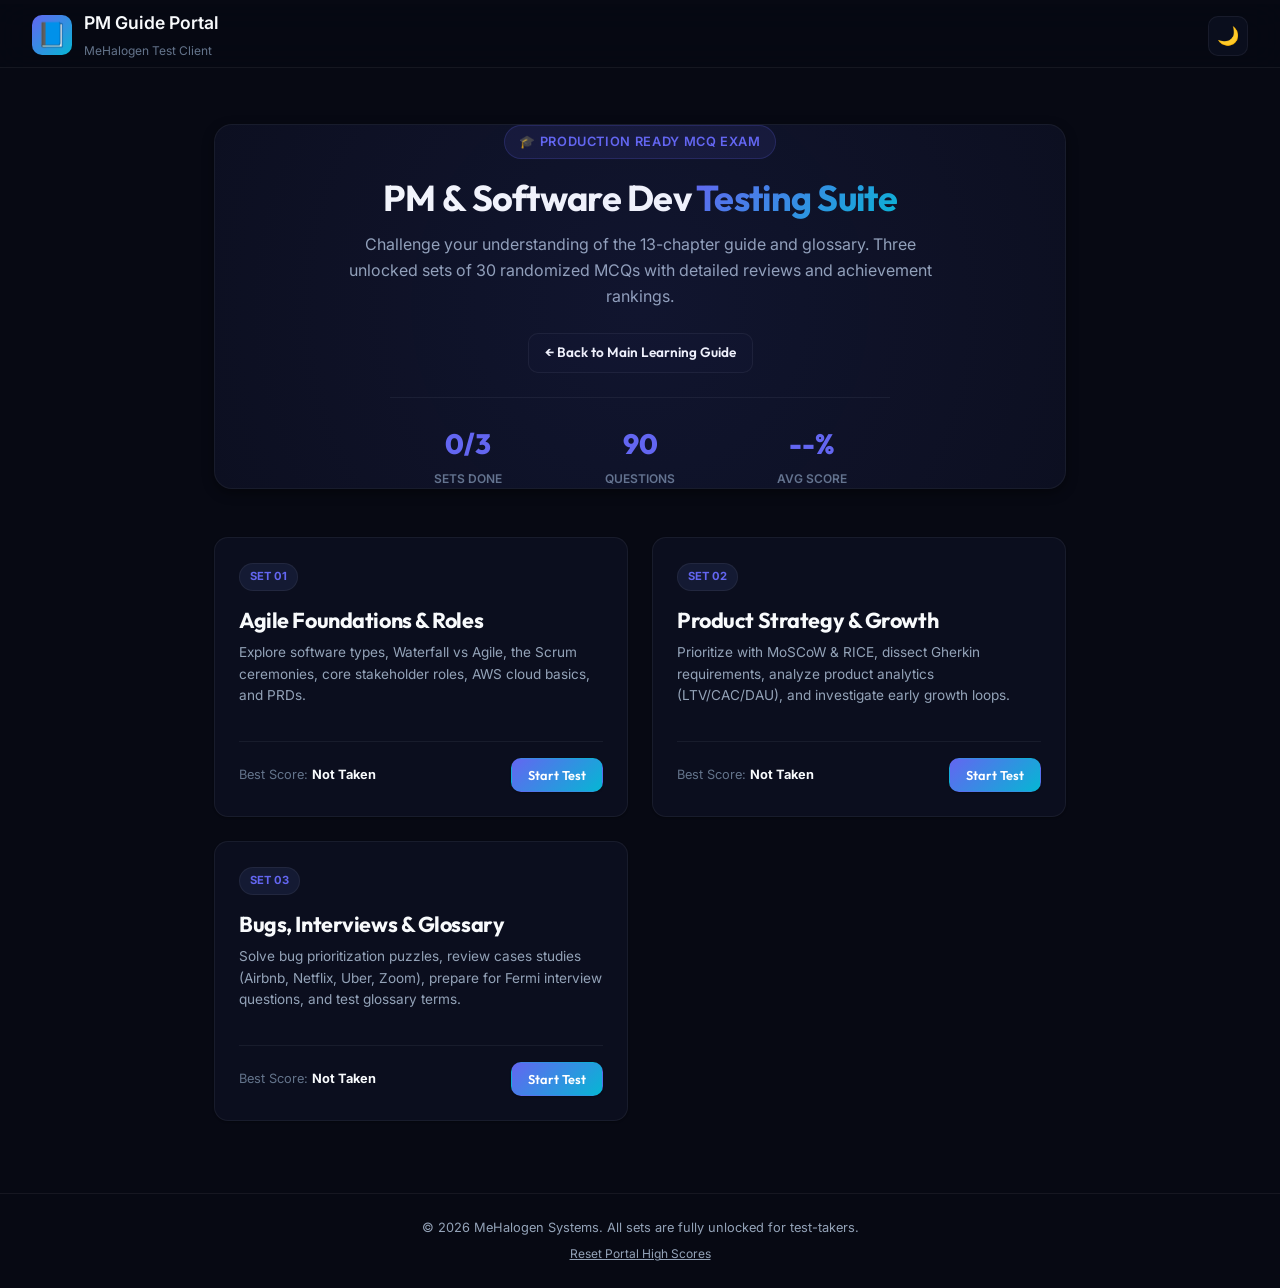
<file: mcq.html>
<!DOCTYPE html>
<html lang="en" data-theme="dark">
<head>
  <meta charset="UTF-8">
  <meta name="viewport" content="width=device-width, initial-scale=1.0">
  <meta name="description" content="Interactive Product Manager MCQ Exam Portal. Challenge your PM skills across 3 comprehensive practice sets of 30 questions each, complete with score tracking and reviews.">
  <meta name="keywords" content="product manager exam, pm mcq test, product management quiz, product manager certification, product manager practice test">
  <title>Interactive Product Manager MCQ Exam Portal — MeHalogen</title>

  <!-- Google Fonts matching main guide -->
  <link rel="preconnect" href="https://fonts.googleapis.com">
  <link rel="preconnect" href="https://fonts.gstatic.com" crossorigin>
  <link rel="preload" as="style" href="https://fonts.googleapis.com/css2?family=Inter:wght@300;400;500;600;700&family=JetBrains+Mono:wght@400;500;600;700&family=Outfit:wght@400;500;600;700;800&display=swap">
  <link rel="stylesheet" href="https://fonts.googleapis.com/css2?family=Inter:wght@300;400;500;600;700&family=JetBrains+Mono:wght@400;500;600;700&family=Outfit:wght@400;500;600;700;800&display=swap" media="print" onload="this.media='all'">
  <noscript>
    <link rel="stylesheet" href="https://fonts.googleapis.com/css2?family=Inter:wght@300;400;500;600;700&family=JetBrains+Mono:wght@400;500;600;700&family=Outfit:wght@400;500;600;700;800&display=swap">
  </noscript>

  <style>
    /* ==========================================================================
       MEHALOGEN MCQ DESIGN SYSTEM
       ========================================================================== */
    :root {
      /* Typography */
      --font-heading: 'Outfit', sans-serif;
      --font-body: 'Inter', sans-serif;
      --font-mono: 'JetBrains Mono', monospace;

      /* Colors - Dark Mode (default) */
      --bg-primary: #070913;
      --bg-secondary: #0d1224;
      --bg-tertiary: #141a33;
      --bg-card: rgba(13, 18, 36, 0.7);
      --bg-card-hover: rgba(20, 26, 51, 0.85);

      --text-primary: #f8fafc;
      --text-secondary: #94a3b8;
      --text-muted: #64748b;

      --border-color: rgba(255, 255, 255, 0.06);
      --border-color-hover: rgba(255, 255, 255, 0.12);

      --accent-gradient: linear-gradient(135deg, #6366f1 0%, #06b6d4 100%);
      --accent-start: #6366f1;
      --accent-end: #06b6d4;
      --accent-solid: #6366f1;

      --success: #10b981;
      --success-bg: rgba(16, 185, 129, 0.1);
      --warning: #f59e0b;
      --error: #ef4444;
      --error-bg: rgba(239, 68, 68, 0.1);
      --info: #3b82f6;

      /* Spacing */
      --radius-sm: 6px;
      --radius-md: 10px;
      --radius-lg: 14px;
      --radius-xl: 18px;
      --radius-full: 9999px;

      --shadow-sm: 0 1px 2px rgba(0, 0, 0, 0.3);
      --shadow-md: 0 4px 12px rgba(0, 0, 0, 0.4);
      --shadow-lg: 0 8px 32px rgba(0, 0, 0, 0.5);
      --shadow-glow: 0 0 20px rgba(99, 102, 241, 0.15);
      --shadow-glow-hover: 0 0 30px rgba(99, 102, 241, 0.25);

      --ease: cubic-bezier(0.4, 0, 0.2, 1);
      --duration-fast: 150ms;
      --duration-normal: 250ms;
      --duration-slow: 400ms;

      --header-height: 64px;
      --progress-height: 4px;
      --content-max-width: 900px;
    }

    /* Light Mode Variables */
    [data-theme="light"] {
      --bg-primary: #f8fafc;
      --bg-secondary: #f1f5f9;
      --bg-tertiary: #e2e8f0;
      --bg-card: rgba(255, 255, 255, 0.8);
      --bg-card-hover: rgba(255, 255, 255, 0.95);

      --text-primary: #0f172a;
      --text-secondary: #475569;
      --text-muted: #94a3b8;

      --border-color: rgba(0, 0, 0, 0.08);
      --border-color-hover: rgba(0, 0, 0, 0.15);

      --shadow-sm: 0 1px 2px rgba(0, 0, 0, 0.06);
      --shadow-md: 0 4px 12px rgba(0, 0, 0, 0.08);
      --shadow-lg: 0 8px 32px rgba(0, 0, 0, 0.12);
      --shadow-glow: 0 0 20px rgba(99, 102, 241, 0.1);
      --shadow-glow-hover: 0 0 30px rgba(99, 102, 241, 0.18);
      
      --success-bg: rgba(16, 185, 129, 0.08);
      --error-bg: rgba(239, 68, 68, 0.08);
    }

    /* ---- Resets & Basics ---- */
    *, *::before, *::after {
      margin: 0;
      padding: 0;
      box-sizing: border-box;
    }

    html {
      scroll-behavior: smooth;
      font-size: 16px;
    }

    body {
      font-family: var(--font-body);
      background-color: var(--bg-primary);
      color: var(--text-primary);
      line-height: 1.6;
      overflow-x: hidden;
      transition: background-color var(--duration-slow) var(--ease),
                  color var(--duration-slow) var(--ease);
      -webkit-font-smoothing: antialiased;
    }

    /* Custom Scrollbar */
    ::-webkit-scrollbar {
      width: 8px;
      height: 8px;
    }
    ::-webkit-scrollbar-track {
      background: transparent;
    }
    ::-webkit-scrollbar-thumb {
      background: var(--text-muted);
      border-radius: var(--radius-full);
    }
    ::-webkit-scrollbar-thumb:hover {
      background: var(--text-secondary);
    }

    /* ---- Typography ---- */
    h1, h2, h3, h4, h5, h6 {
      font-family: var(--font-heading);
      font-weight: 700;
      line-height: 1.25;
      letter-spacing: -0.02em;
      color: var(--text-primary);
    }

    .gradient-text {
      background: var(--accent-gradient);
      -webkit-background-clip: text;
      -webkit-text-fill-color: transparent;
      background-clip: text;
    }

    p {
      color: var(--text-secondary);
    }

    /* ---- Structure ---- */
    #progress-bar {
      position: fixed;
      top: 0;
      left: 0;
      width: 0%;
      height: var(--progress-height);
      background: var(--accent-gradient);
      z-index: 1001;
      transition: width var(--duration-normal) var(--ease);
      box-shadow: 0 0 10px rgba(99, 102, 241, 0.5);
    }

    header {
      position: fixed;
      top: var(--progress-height);
      left: 0;
      right: 0;
      height: var(--header-height);
      background: rgba(7, 9, 19, 0.85);
      backdrop-filter: blur(16px);
      -webkit-backdrop-filter: blur(16px);
      border-bottom: 1px solid var(--border-color);
      display: flex;
      align-items: center;
      justify-content: space-between;
      padding: 0 var(--space-6);
      padding-left: 2rem;
      padding-right: 2rem;
      z-index: 999;
      transition: background-color var(--duration-slow) var(--ease);
    }

    [data-theme="light"] header {
      background: rgba(248, 250, 252, 0.85);
    }

    .header-logo {
      display: flex;
      align-items: center;
      gap: 12px;
      cursor: pointer;
    }

    .header-logo-icon {
      font-size: 1.5rem;
      width: 40px;
      height: 40px;
      border-radius: var(--radius-md);
      background: var(--accent-gradient);
      display: flex;
      align-items: center;
      justify-content: center;
      color: #fff;
    }

    .header-logo-text .header-logo-title {
      font-size: 1.1rem;
      margin-bottom: 0;
      font-weight: 600;
    }
    .header-logo-text span {
      font-size: 0.75rem;
      color: var(--text-muted);
    }

    .header-actions {
      display: flex;
      align-items: center;
      gap: 12px;
    }

    /* Buttons */
    .btn {
      display: inline-flex;
      align-items: center;
      justify-content: center;
      gap: 8px;
      padding: 10px 20px;
      font-family: var(--font-heading);
      font-size: 0.9rem;
      font-weight: 600;
      border-radius: var(--radius-md);
      cursor: pointer;
      transition: all var(--duration-fast) var(--ease);
      border: 1px solid transparent;
      outline: none;
      white-space: nowrap;
    }

    .btn-secondary {
      background: var(--bg-card);
      border-color: var(--border-color);
      color: var(--text-primary);
    }
    .btn-secondary:hover {
      background: var(--bg-card-hover);
      border-color: var(--border-color-hover);
      transform: translateY(-1px);
    }

    .btn-primary {
      background: var(--accent-gradient);
      color: #fff;
      box-shadow: var(--shadow-sm);
    }
    .btn-primary:hover {
      transform: translateY(-1px);
      box-shadow: var(--shadow-glow);
    }

    .btn-outline-success {
      background: transparent;
      border-color: var(--success);
      color: var(--success);
    }
    .btn-outline-success:hover {
      background: var(--success);
      color: #fff;
    }

    .theme-toggle {
      width: 40px;
      height: 40px;
      border-radius: var(--radius-md);
      border: 1px solid var(--border-color);
      background: var(--bg-card);
      color: var(--text-secondary);
      cursor: pointer;
      display: flex;
      align-items: center;
      justify-content: center;
      transition: all var(--duration-fast) var(--ease);
      font-size: 1.125rem;
    }
    .theme-toggle:hover {
      background: var(--bg-card-hover);
      border-color: var(--border-color-hover);
      color: var(--text-primary);
    }

    /* ---- Main Wrapper ---- */
    main {
      padding-top: calc(var(--header-height) + var(--progress-height) + 2rem);
      min-height: 100vh;
      display: flex;
      flex-direction: column;
      align-items: center;
    }

    .container {
      width: 100%;
      max-width: var(--content-max-width);
      padding: 24px;
      flex: 1;
    }

    /* ---- Views ---- */
    .view {
      display: none;
      animation: fadeInUp 0.4s var(--ease) both;
    }

    .view.active {
      display: block;
    }

    @keyframes fadeInUp {
      from { opacity: 0; transform: translateY(16px); }
      to { opacity: 1; transform: translateY(0); }
    }

    /* ---- DASHBOARD VIEW ---- */
    .welcome-hero {
      text-align: center;
      margin-bottom: 3rem;
      padding: 3rem var(--space-6);
      background: var(--bg-card);
      border: 1px solid var(--border-color);
      border-radius: var(--radius-xl);
      box-shadow: var(--shadow-md);
      backdrop-filter: blur(12px);
      -webkit-backdrop-filter: blur(12px);
      position: relative;
      overflow: hidden;
    }

    .welcome-hero::before {
      content: '';
      position: absolute;
      top: -50%;
      left: -50%;
      width: 200%;
      height: 200%;
      background: radial-gradient(circle, rgba(99, 102, 241, 0.08) 0%, transparent 60%);
      pointer-events: none;
    }

    .hero-badge {
      display: inline-block;
      padding: 6px 14px;
      background: rgba(99, 102, 241, 0.1);
      border: 1px solid rgba(99, 102, 241, 0.2);
      border-radius: var(--radius-full);
      color: var(--accent-start);
      font-size: 0.8rem;
      font-weight: 600;
      text-transform: uppercase;
      letter-spacing: 0.05em;
      margin-bottom: 1rem;
    }

    .welcome-hero h1 {
      font-size: 2.25rem;
      margin-bottom: 12px;
    }

    .welcome-hero p {
      font-size: 1rem;
      max-width: 600px;
      margin: 0 auto 1.5rem;
    }

    .stats-summary {
      display: grid;
      grid-template-columns: repeat(3, 1fr);
      gap: 16px;
      max-width: 500px;
      margin: 24px auto 0;
      border-top: 1px solid var(--border-color);
      padding-top: 24px;
    }

    .stat-box {
      text-align: center;
    }
    .stat-num {
      font-family: var(--font-heading);
      font-size: 1.75rem;
      font-weight: 800;
      color: var(--accent-start);
    }
    .stat-lbl {
      font-size: 0.75rem;
      color: var(--text-muted);
      text-transform: uppercase;
      font-weight: 600;
      margin-top: 2px;
    }

    /* Sets Grid */
    .sets-grid {
      display: grid;
      grid-template-columns: repeat(auto-fit, minmax(280px, 1fr));
      gap: 24px;
      margin-bottom: 3rem;
    }

    .set-card {
      background: var(--bg-card);
      border: 1px solid var(--border-color);
      border-radius: var(--radius-lg);
      padding: 24px;
      transition: all var(--duration-normal) var(--ease);
      display: flex;
      flex-direction: column;
      justify-content: space-between;
      min-height: 280px;
      box-shadow: var(--shadow-sm);
      cursor: pointer;
    }

    .set-card:hover {
      border-color: var(--border-color-hover);
      box-shadow: var(--shadow-glow);
      transform: translateY(-3px);
    }

    .set-badge {
      display: inline-flex;
      align-items: center;
      padding: 4px 10px;
      border-radius: var(--radius-full);
      font-size: 0.7rem;
      font-weight: 700;
      text-transform: uppercase;
      background: var(--bg-tertiary);
      border: 1px solid var(--border-color);
      width: fit-content;
      margin-bottom: 16px;
      color: var(--accent-start);
    }

    .set-card h2 {
      font-size: 1.35rem;
      margin-bottom: 8px;
    }
    .set-card p {
      font-size: 0.85rem;
      color: var(--text-secondary);
      margin-bottom: 20px;
      flex-grow: 1;
    }

    .set-footer {
      border-top: 1px solid var(--border-color);
      padding-top: 16px;
      display: flex;
      align-items: center;
      justify-content: space-between;
    }

    .set-score-info {
      font-size: 0.8rem;
      color: var(--text-muted);
    }
    .set-score-info strong {
      color: var(--text-primary);
    }

    /* ---- EXAM VIEW ---- */
    .exam-layout {
      display: grid;
      grid-template-columns: 1fr 280px;
      gap: 24px;
    }

    @media (max-width: 768px) {
      .exam-layout {
        grid-template-columns: 1fr;
      }
    }

    .exam-main {
      display: flex;
      flex-direction: column;
      gap: 20px;
    }

    .exam-header-card {
      background: var(--bg-card);
      border: 1px solid var(--border-color);
      border-radius: var(--radius-lg);
      padding: 16px 24px;
      display: flex;
      justify-content: space-between;
      align-items: center;
    }

    .exam-title-info h2 {
      font-size: 1.15rem;
    }
    .exam-title-info span {
      font-size: 0.8rem;
      color: var(--text-muted);
    }

    .exam-nav-header {
      display: flex;
      align-items: center;
      gap: 16px;
    }

    .question-card {
      background: var(--bg-card);
      border: 1px solid var(--border-color);
      border-radius: var(--radius-xl);
      padding: 32px;
      box-shadow: var(--shadow-md);
      position: relative;
      display: flex;
      flex-direction: column;
      gap: 20px;
    }

    .question-meta {
      display: flex;
      justify-content: space-between;
      align-items: center;
    }

    .chapter-tag {
      font-size: 0.75rem;
      font-weight: 600;
      color: var(--accent-start);
      background: rgba(99, 102, 241, 0.08);
      border: 1px solid rgba(99, 102, 241, 0.15);
      padding: 4px 10px;
      border-radius: var(--radius-md);
    }

    .question-num-tag {
      font-family: var(--font-mono);
      font-size: 0.8rem;
      color: var(--text-muted);
    }

    .question-text {
      font-family: var(--font-heading);
      font-size: 1.25rem;
      font-weight: 600;
      line-height: 1.45;
      color: var(--text-primary);
    }

    .options-list {
      display: flex;
      flex-direction: column;
      gap: 12px;
      margin-top: 8px;
    }

    .option-btn {
      background: var(--bg-secondary);
      border: 1px solid var(--border-color);
      border-radius: var(--radius-md);
      padding: 14px 20px;
      display: flex;
      align-items: center;
      gap: 14px;
      cursor: pointer;
      transition: all var(--duration-fast) var(--ease);
      text-align: left;
      width: 100%;
      outline: none;
    }

    .option-btn:hover {
      border-color: var(--accent-start);
      background: var(--bg-tertiary);
      transform: translateX(4px);
    }

    .option-btn.selected {
      border-color: var(--accent-solid);
      background: rgba(99, 102, 241, 0.08);
      box-shadow: var(--shadow-glow);
    }

    .option-letter {
      font-family: var(--font-mono);
      font-weight: 700;
      font-size: 0.85rem;
      width: 26px;
      height: 26px;
      border-radius: 50%;
      background: var(--bg-tertiary);
      display: flex;
      align-items: center;
      justify-content: center;
      flex-shrink: 0;
      color: var(--text-muted);
      border: 1px solid var(--border-color);
      transition: all var(--duration-fast) var(--ease);
    }

    .option-btn:hover .option-letter {
      color: var(--accent-start);
      border-color: var(--accent-start);
    }

    .option-btn.selected .option-letter {
      background: var(--accent-solid);
      color: #fff;
      border-color: var(--accent-solid);
    }

    .option-text {
      font-size: 0.9rem;
      color: var(--text-secondary);
      transition: color var(--duration-fast) var(--ease);
    }

    .option-btn.selected .option-text {
      color: var(--text-primary);
      font-weight: 500;
    }

    .exam-controls {
      display: flex;
      justify-content: space-between;
      align-items: center;
      margin-top: 8px;
    }

    /* Navigator Sidebar */
    .exam-sidebar {
      background: var(--bg-card);
      border: 1px solid var(--border-color);
      border-radius: var(--radius-lg);
      padding: 24px;
      height: fit-content;
      position: sticky;
      top: calc(var(--header-height) + 2rem);
      display: flex;
      flex-direction: column;
      gap: 20px;
    }

    .sidebar-title .sidebar-title-text {
      font-size: 0.95rem;
      text-transform: uppercase;
      letter-spacing: 0.05em;
      color: var(--text-muted);
      font-weight: 600;
    }

    .bubbles-grid {
      display: grid;
      grid-template-columns: repeat(5, 1fr);
      gap: 8px;
    }

    .bubble {
      aspect-ratio: 1;
      width: 100%;
      border-radius: var(--radius-sm);
      border: 1px solid var(--border-color);
      background: var(--bg-secondary);
      color: var(--text-muted);
      font-family: var(--font-mono);
      font-size: 0.8rem;
      font-weight: 600;
      cursor: pointer;
      display: flex;
      align-items: center;
      justify-content: center;
      transition: all var(--duration-fast) var(--ease);
      outline: none;
    }

    .bubble:hover {
      border-color: var(--text-secondary);
      color: var(--text-primary);
    }

    .bubble.active {
      border-color: var(--accent-solid);
      background: rgba(99, 102, 241, 0.1);
      color: var(--accent-start);
      box-shadow: 0 0 8px rgba(99, 102, 241, 0.3);
    }

    .bubble.answered {
      background: var(--bg-tertiary);
      color: var(--text-primary);
      border-color: var(--border-color-hover);
    }

    .keyboard-shortcuts-helper {
      font-size: 0.75rem;
      color: var(--text-muted);
      border-top: 1px solid var(--border-color);
      padding-top: 16px;
      line-height: 1.5;
    }
    .keyboard-shortcuts-helper code {
      font-family: var(--font-mono);
      background: var(--bg-secondary);
      padding: 1px 4px;
      border-radius: var(--radius-sm);
      font-size: 0.7rem;
      color: var(--accent-end);
    }

    /* ---- RESULTS VIEW ---- */
    .results-card {
      background: var(--bg-card);
      border: 1px solid var(--border-color);
      border-radius: var(--radius-xl);
      padding: 48px;
      box-shadow: var(--shadow-lg);
      text-align: center;
      max-width: 600px;
      margin: 0 auto 3rem;
      position: relative;
    }

    /* Circular Dial */
    .dial-container {
      position: relative;
      width: 180px;
      height: 180px;
      margin: 0 auto 24px;
      display: flex;
      align-items: center;
      justify-content: center;
    }

    .dial-svg {
      width: 100%;
      height: 100%;
      transform: rotate(-90deg);
    }

    .dial-bg {
      fill: none;
      stroke: var(--bg-tertiary);
      stroke-width: 10;
    }

    .dial-fill {
      fill: none;
      stroke: url(#score-grad);
      stroke-width: 10;
      stroke-linecap: round;
      transition: stroke-dasharray 1s ease-out;
    }

    .dial-text {
      position: absolute;
      display: flex;
      flex-direction: column;
      align-items: center;
      justify-content: center;
    }

    .dial-score {
      font-family: var(--font-heading);
      font-size: 2.25rem;
      font-weight: 800;
      line-height: 1;
    }
    .dial-total {
      font-size: 0.85rem;
      color: var(--text-muted);
      margin-top: 4px;
    }

    .results-card h2 {
      font-size: 2rem;
      margin-bottom: 8px;
    }

    .achievement-badge {
      display: inline-flex;
      align-items: center;
      padding: 6px 16px;
      border-radius: var(--radius-full);
      font-size: 0.85rem;
      font-weight: 700;
      background: rgba(16, 185, 129, 0.1);
      border: 1px solid rgba(16, 185, 129, 0.2);
      color: var(--success);
      margin: 8px auto 20px;
      width: fit-content;
    }

    .results-card p.feedback-text {
      font-size: 1rem;
      color: var(--text-secondary);
      margin-bottom: 32px;
      line-height: 1.5;
    }

    .results-actions {
      display: flex;
      justify-content: center;
      gap: 16px;
    }

    @media (max-width: 480px) {
      .results-actions {
        flex-direction: column;
      }
    }

    /* Confetti Canvas */
    #confetti-canvas {
      position: fixed;
      inset: 0;
      pointer-events: none;
      z-index: 1002;
      width: 100vw;
      height: 100vh;
    }

    /* ---- REVIEW PANEL VIEW ---- */
    .review-header {
      display: flex;
      justify-content: space-between;
      align-items: center;
      margin-bottom: 24px;
      border-bottom: 1px solid var(--border-color);
      padding-bottom: 16px;
    }

    .review-list {
      display: flex;
      flex-direction: column;
      gap: 24px;
      margin-bottom: 3rem;
    }

    .review-card {
      background: var(--bg-card);
      border: 1px solid var(--border-color);
      border-radius: var(--radius-lg);
      padding: 28px;
      box-shadow: var(--shadow-sm);
      display: flex;
      flex-direction: column;
      gap: 16px;
    }

    .review-meta {
      display: flex;
      justify-content: space-between;
      align-items: center;
    }

    .review-option {
      border: 1px solid var(--border-color);
      border-radius: var(--radius-md);
      padding: 12px 18px;
      display: flex;
      align-items: center;
      gap: 12px;
      background: var(--bg-secondary);
      font-size: 0.85rem;
    }

    .review-option.correct {
      border-color: var(--success);
      background: var(--success-bg);
      color: var(--text-primary);
    }

    .review-option.incorrect {
      border-color: var(--error);
      background: var(--error-bg);
      color: var(--text-primary);
    }

    .review-option-indicator {
      font-family: var(--font-mono);
      font-weight: 700;
      width: 22px;
      height: 22px;
      border-radius: 50%;
      display: inline-flex;
      align-items: center;
      justify-content: center;
      font-size: 0.75rem;
      border: 1px solid var(--border-color);
      background: var(--bg-tertiary);
    }

    .review-option.correct .review-option-indicator {
      background: var(--success);
      border-color: var(--success);
      color: #fff;
    }

    .review-option.incorrect .review-option-indicator {
      background: var(--error);
      border-color: var(--error);
      color: #fff;
    }

    .explanation-box {
      background: rgba(99, 102, 241, 0.05);
      border-left: 3px solid var(--accent-start);
      border-radius: var(--radius-md);
      padding: 16px 20px;
      font-size: 0.85rem;
      line-height: 1.6;
      color: var(--text-secondary);
      margin-top: 8px;
    }
    .explanation-box strong {
      color: var(--accent-start);
      display: block;
      margin-bottom: 4px;
      text-transform: uppercase;
      font-size: 0.75rem;
      letter-spacing: 0.05em;
    }

    .float-top-btn {
      position: fixed;
      bottom: 24px;
      right: 24px;
      width: 48px;
      height: 48px;
      border-radius: 50%;
      background: var(--accent-gradient);
      color: #fff;
      display: flex;
      align-items: center;
      justify-content: center;
      border: none;
      cursor: pointer;
      box-shadow: var(--shadow-lg), var(--shadow-glow);
      z-index: 998;
      transition: all var(--duration-fast) var(--ease);
      opacity: 0;
      pointer-events: none;
    }

    .float-top-btn.visible {
      opacity: 1;
      pointer-events: auto;
    }
    .float-top-btn:hover {
      transform: translateY(-3px);
    }

    /* ---- FOOTER ---- */
    footer {
      border-top: 1px solid var(--border-color);
      width: 100%;
      padding: 24px 0;
      text-align: center;
      font-size: 0.8rem;
      color: var(--text-muted);
      margin-top: auto;
    }
    footer a {
      color: var(--text-secondary);
      text-decoration: underline;
    }
  </style>
</head>
<body>

  <!-- Progress Bar -->
  <div id="progress-bar" role="progressbar" aria-label="Exam progress" aria-valuenow="0" aria-valuemin="0" aria-valuemax="100"></div>

  <!-- Header -->
  <header>
    <div class="header-logo" onclick="app.showDashboard()">
      <div class="header-logo-icon">📘</div>
      <div class="header-logo-text">
        <div class="header-logo-title">PM Guide Portal</div>
        <span>MeHalogen Test Client</span>
      </div>
    </div>
    <div class="header-actions">
      <button class="theme-toggle" id="theme-toggle" aria-label="Toggle dark/light mode">🌙</button>
    </div>
  </header>

  <!-- Confetti Canvas -->
  <canvas id="confetti-canvas"></canvas>

  <!-- Main Container -->
  <main>
    <div class="container">

      <!-- ==========================================
           1. DASHBOARD VIEW
           ========================================== -->
      <section id="view-dashboard" class="view active">
        <div class="welcome-hero">
          <div class="hero-badge">🎓 Production Ready MCQ Exam</div>
          <h1>PM &amp; Software Dev <span class="gradient-text">Testing Suite</span></h1>
          <p>Challenge your understanding of the 13-chapter guide and glossary. Three unlocked sets of 30 randomized MCQs with detailed reviews and achievement rankings.</p>
          <div style="margin-top: 16px; margin-bottom: 24px; display: flex; justify-content: center;">
            <a href="index.html" class="btn btn-secondary" style="font-size: 0.85rem; padding: 8px 16px; display: inline-flex; align-items: center; gap: 8px; border-radius: var(--radius-md); text-decoration: none; border: 1px solid var(--border-color); color: var(--text-primary); transition: all 150ms ease; font-family: var(--font-heading); font-weight: 600;">
              &larr; Back to Main Learning Guide
            </a>
          </div>
          
          <div class="stats-summary">
            <div class="stat-box">
              <div class="stat-num" id="stat-completed-sets">0/3</div>
              <div class="stat-lbl">Sets Done</div>
            </div>
            <div class="stat-box">
              <div class="stat-num">90</div>
              <div class="stat-lbl">Questions</div>
            </div>
            <div class="stat-box">
              <div class="stat-num" id="stat-avg-score">--%</div>
              <div class="stat-lbl">Avg Score</div>
            </div>
          </div>
        </div>

        <div class="sets-grid">
          <!-- Set 1 Card -->
          <div class="set-card" onclick="app.startSet(1)">
            <div>
              <div class="set-badge">Set 01</div>
              <h2>Agile Foundations &amp; Roles</h2>
              <p>Explore software types, Waterfall vs Agile, the Scrum ceremonies, core stakeholder roles, AWS cloud basics, and PRDs.</p>
            </div>
            <div class="set-footer">
              <div class="set-score-info" id="set-1-score">Best Score: <strong>Not Taken</strong></div>
              <button class="btn btn-primary" style="padding: 8px 16px; font-size: 0.8rem;">Start Test</button>
            </div>
          </div>

          <!-- Set 2 Card -->
          <div class="set-card" onclick="app.startSet(2)">
            <div>
              <div class="set-badge">Set 02</div>
              <h2>Product Strategy &amp; Growth</h2>
              <p>Prioritize with MoSCoW &amp; RICE, dissect Gherkin requirements, analyze product analytics (LTV/CAC/DAU), and investigate early growth loops.</p>
            </div>
            <div class="set-footer">
              <div class="set-score-info" id="set-2-score">Best Score: <strong>Not Taken</strong></div>
              <button class="btn btn-primary" style="padding: 8px 16px; font-size: 0.8rem;">Start Test</button>
            </div>
          </div>

          <!-- Set 3 Card -->
          <div class="set-card" onclick="app.startSet(3)">
            <div>
              <div class="set-badge">Set 03</div>
              <h2>Bugs, Interviews &amp; Glossary</h2>
              <p>Solve bug prioritization puzzles, review cases studies (Airbnb, Netflix, Uber, Zoom), prepare for Fermi interview questions, and test glossary terms.</p>
            </div>
            <div class="set-footer">
              <div class="set-score-info" id="set-3-score">Best Score: <strong>Not Taken</strong></div>
              <button class="btn btn-primary" style="padding: 8px 16px; font-size: 0.8rem;">Start Test</button>
            </div>
          </div>
        </div>
      </section>

      <!-- ==========================================
           2. ACTIVE EXAM VIEW
           ========================================== -->
      <section id="view-exam" class="view">
        <div class="exam-layout">
          <!-- Main Question Panel -->
          <div class="exam-main">
            <div class="exam-header-card">
              <div class="exam-title-info">
                <h2 id="exam-set-title">Active MCQ Set</h2>
                <span>Single Correct MCQ &bull; 5 Options &bull; 1 Mark Each</span>
              </div>
              <button class="btn btn-secondary btn-sm" onclick="app.confirmQuit()">Quit Set</button>
            </div>

            <div class="question-card">
              <div class="question-meta">
                <div class="chapter-tag" id="q-chapter">Chapter Name</div>
                <div class="question-num-tag" id="q-number">Question 1 of 30</div>
              </div>
              <div class="question-text" id="q-text">Loading question text...</div>
              
              <div class="options-list" id="options-container">
                <!-- Rendered dynamically -->
              </div>
            </div>

            <div class="exam-controls">
              <button class="btn btn-secondary" id="btn-prev" onclick="app.prevQuestion()">&larr; Previous</button>
              <button class="btn btn-primary" id="btn-next" onclick="app.nextQuestion()">Next &rarr;</button>
            </div>
          </div>

          <!-- Sidebar Navigator -->
          <aside class="exam-sidebar">
            <div class="sidebar-title">
              <div class="sidebar-title-text">Navigator</div>
            </div>
            <div class="bubbles-grid" id="bubbles-container">
              <!-- Grid of 1-30 bubbles rendered dynamically -->
            </div>
            <div class="keyboard-shortcuts-helper">
              <strong>💡 Pro Tip: Keyboard Mode</strong>
              <p style="margin-top: 4px; font-size: 0.7rem; color: var(--text-muted);">
                Press <code>1</code> - <code>5</code> or <code>A</code> - <code>E</code> to select. Use <code>&larr;</code> / <code>&rarr;</code> to navigate. Press <code>Enter</code> for Next.
              </p>
            </div>
          </aside>
        </div>
      </section>

      <!-- ==========================================
           3. RESULTS & RANKING VIEW
           ========================================== -->
      <section id="view-results" class="view">
        <div class="results-card">
          <!-- Dial SVG -->
          <div class="dial-container">
            <svg class="dial-svg">
              <defs>
                <linearGradient id="score-grad" x1="0%" y1="0%" x2="100%" y2="100%">
                  <stop offset="0%" stop-color="#6366f1" />
                  <stop offset="100%" stop-color="#06b6d4" />
                </linearGradient>
              </defs>
              <circle class="dial-bg" cx="90" cy="90" r="75"></circle>
              <circle class="dial-fill" id="dial-fill-arc" cx="90" cy="90" r="75" stroke-dasharray="471.2" stroke-dashoffset="471.2"></circle>
            </svg>
            <div class="dial-text">
              <span class="dial-score" id="results-score">0</span>
              <span class="dial-total">out of 30</span>
            </div>
          </div>

          <h2 id="results-header">Congratulations!</h2>
          <div class="achievement-badge" id="results-badge">PM Practitioner</div>
          <p class="feedback-text" id="results-feedback">Loading feedback and analysis...</p>

          <div class="results-actions">
            <button class="btn btn-secondary" onclick="app.showDashboard()">Portal Home</button>
            <button class="btn btn-outline-success" onclick="app.showReview()">Review Answers</button>
            <button class="btn btn-primary" id="results-retry-btn" onclick="app.retryActiveSet()">Retake Set</button>
          </div>
        </div>
      </section>

      <!-- ==========================================
           4. DETAILED REVIEW VIEW
           ========================================== -->
      <section id="view-review" class="view">
        <div class="review-header">
          <div>
            <h1 class="gradient-text">Detailed Exam Review</h1>
            <p>Study incorrect choices and master key concepts with step-by-step explanations.</p>
          </div>
          <button class="btn btn-secondary" onclick="app.showDashboard()">Return Home</button>
        </div>

        <div class="review-list" id="review-list-container">
          <!-- Dynamically populated with Q-card review -->
        </div>

        <div style="display:flex; justify-content:center; margin-bottom: 4rem;">
          <button class="btn btn-primary" onclick="app.showDashboard()">Back to Portal Home</button>
        </div>
      </section>

    </div>
  </main>

  <!-- Scroll-to-Top Float Button -->
  <button class="float-top-btn" id="float-top" onclick="window.scrollTo({top: 0, behavior: 'smooth'})" aria-label="Scroll to top">▲</button>

  <footer>
    <p>&copy; 2026 MeHalogen Systems. All sets are fully unlocked for test-takers.</p>
    <p style="margin-top: 6px; font-size: 0.75rem;"><a href="#" onclick="event.preventDefault(); app.clearHistory();">Reset Portal High Scores</a></p>
  </footer>

  <!-- ==========================================
       JAVASCRIPT APP CLIENT & DATABASE
       ========================================== -->
  <script>
    // ---- 90 Question Complete MCQ Database (3 Sets of 30 Questions) ----
    const questionsDatabase = {
      set1: [
        {
          id: 1,
          chapter: "Chapter 1: What Is a Software Product",
          question: "What is the key distinction of a Business-to-Business-to-Consumer (B2B2C) software product?",
          options: [
            "It sells directly to individual consumers for personal use without corporate interaction.",
            "It is built exclusively for internal enterprise resource planning and employee management.",
            "It is sold to businesses who then use the platform infrastructure to serve their own consumers.",
            "It refers to offline utility programs distributed with pre-installed operating systems.",
            "It represents open-source codebases developed entirely by local student volunteers."
          ],
          correct: 2,
          explanation: "B2B2C stands for Business-to-Business-to-Consumer. In this model, a company sells its software to other businesses, who in turn use it to service or sell to individual end consumers. A prime example is Shopify (which helps merchants sell to their customers) or Stripe."
        },
        {
          id: 2,
          chapter: "Chapter 2: SDLC",
          question: "Which of the following is the linear and sequential model of software development where each phase must be fully completed before the next begins?",
          options: [
            "Spiral Model",
            "Waterfall Model",
            "Agile Model",
            "Kanban Model",
            "Iterative Prototyping"
          ],
          correct: 1,
          explanation: "The Waterfall model is a linear, sequential approach where each phase of the SDLC (Planning, Design, Development, Testing, Deployment, Maintenance) flows strictly downwards to the next. You must complete a phase before starting the next, with little to no opportunity to look back."
        },
        {
          id: 3,
          chapter: "Chapter 3: Agile & Scrum",
          question: "Which of the following is NOT one of the 4 core values established in the Agile Manifesto?",
          options: [
            "Working software over comprehensive documentation",
            "Responding to change over following a plan",
            "Individuals and interactions over processes and tools",
            "Extensive contract negotiations over collaborative relationships",
            "Customer collaboration over contract negotiation"
          ],
          correct: 3,
          explanation: "The Agile Manifesto explicitly prioritizes 'Customer collaboration over contract negotiation.' Extensive contract negotiations represent the rigid, traditional mindset, making Option D the correct answer (since it is NOT a value)."
        },
        {
          id: 4,
          chapter: "Chapter 3: Agile & Scrum",
          question: "In the Scrum framework, who is primarily responsible for managing the Product Backlog, prioritizing customer requirements, and deciding 'WHAT' to build?",
          options: [
            "Scrum Master",
            "Engineering Manager",
            "DevOps Engineer",
            "Product Owner",
            "Agile Coach"
          ],
          correct: 3,
          explanation: "The Product Owner (PO) is the voice of the customer within the Scrum team. The PO owns the Product Backlog, prioritizing its items (features, bugs, enhancements) to maximize product value and determine the roadmap of WHAT is built."
        },
        {
          id: 5,
          chapter: "Chapter 5: How a Feature Is Born",
          question: "What does the abbreviation 'PRD' stand for in modern product management?",
          options: [
            "Program Resource Directory",
            "Product Requirements Document",
            "Project Risk Assessment",
            "Prototype Release Diagram",
            "Performance Review Dashboard"
          ],
          correct: 1,
          explanation: "PRD stands for Product Requirements Document. It serves as a shared source of truth, describing a feature's purpose, scope, target audience, specific functional requirements, user flows, and success metrics."
        },
        {
          id: 6,
          chapter: "Chapter 6: Product Management Deep Dive",
          question: "In the RICE prioritization framework, how is the ultimate priority score calculated?",
          options: [
            "Reach + Impact + Confidence - Effort",
            "(Reach × Impact × Effort) / Confidence",
            "(Reach × Impact × Confidence) / Effort",
            "Reach × Impact × Confidence × Effort",
            "(Reach × Effort) / (Impact × Confidence)"
          ],
          correct: 2,
          explanation: "The RICE Scoring formula is calculated as: (Reach × Impact × Confidence) / Effort. This represents the absolute business value (Reach × Impact × Confidence) divided by the development cost (Effort), giving a standardized, data-driven score."
        },
        {
          id: 7,
          chapter: "Chapter 7: Requirements & Stories",
          question: "A standard Agile User Story written in a backlog typically follows which template?",
          options: [
            "Given [context], When [action], Then [outcome]",
            "As a [type of user], I want [some goal], so that [some reason]",
            "If [system state], execute [action], else [fallback protocol]",
            "Who [person], What [activity], When [timeframe]",
            "To [achieve value], we must [build feature] because of [urgency]"
          ],
          correct: 1,
          explanation: "A standard user story is always user-centric and typically follows the format: 'As a [type of user], I want [some goal], so that [some reason].' This clearly defines the WHO, WHAT, and WHY."
        },
        {
          id: 8,
          chapter: "Chapter 8: Bugs",
          question: "What is the typical sequence of statuses in a standard bug tracking life cycle?",
          options: [
            "Open &rarr; Assigned &rarr; New &rarr; Fixed &rarr; Retest &rarr; Closed",
            "New &rarr; Open &rarr; Assigned &rarr; Fixed &rarr; Closed &rarr; Retest",
            "New &rarr; Assigned &rarr; Open &rarr; Fixed &rarr; Retest &rarr; Closed",
            "Assigned &rarr; Open &rarr; Fixed &rarr; Retest &rarr; New &rarr; Closed",
            "New &rarr; Fixed &rarr; Assigned &rarr; Open &rarr; Retest &rarr; Closed"
          ],
          correct: 2,
          explanation: "The correct sequence is: New (bug reported) &rarr; Assigned (assigned to a developer) &rarr; Open (developer starts investigating) &rarr; Fixed (code updated) &rarr; Retest (QA verifies the fix) &rarr; Closed (verified and closed)."
        },
        {
          id: 9,
          chapter: "Chapter 9: Product Analytics",
          question: "What does the metric 'Churn Rate' measure in SaaS product analytics?",
          options: [
            "The percentage of users who upgrade to a premium subscription plan.",
            "The percentage of active users who log into the application daily.",
            "The speed at which developers complete tasks in a 2-week sprint.",
            "The percentage of customers who stop using a product over a given timeframe.",
            "The ratio of customer acquisition cost (CAC) to customer lifetime value (LTV)."
          ],
          correct: 3,
          explanation: "Churn Rate measures the rate at which customers leave or cancel their subscription to your product over a specific timeframe. Lowering churn is critical for achieving sustainable SaaS compounding growth."
        },
        {
          id: 10,
          chapter: "Chapter 10: Tools of the Trade",
          question: "Which of the following software tools is primarily used by UX/UI Designers to create wireframes, mockups, and clickable, interactive product prototypes?",
          options: [
            "Jira",
            "Figma",
            "Postman",
            "Amplitude",
            "Confluence"
          ],
          correct: 1,
          explanation: "Figma is the industry-standard collaborative design and prototyping tool. It allows designers to create everything from low-fidelity wireframes to high-fidelity, interactive, vector-based screen designs and mockups."
        },
        {
          id: 11,
          chapter: "Chapter 11: Retention & Growth",
          question: "What are the four successive stages of Nir Eyal's 'Hook Model' in correct order?",
          options: [
            "Trigger, Reward, Action, Investment",
            "Trigger, Action, Variable Reward, Investment",
            "Action, Trigger, Variable Reward, Retention",
            "Problem, Trigger, Habit, Reward",
            "Investment, Variable Reward, Trigger, Churn"
          ],
          correct: 1,
          explanation: "The Hook Model comprises four distinct steps to build habit-forming product loops: 1) Trigger (the cue to act), 2) Action (the simple behavior performed), 3) Variable Reward (the satisfying, unpredictable payoff), and 4) Investment (putting value back into the product to trigger the next loop)."
        },
        {
          id: 12,
          chapter: "Chapter 12: Case Studies",
          question: "What major business model transition did Netflix successfully execute to establish its global market dominance?",
          options: [
            "Transitioning from a B2C social network to a B2B SaaS video hosting platform.",
            "Transitioning from a DVD rental-by-mail service to a digital streaming subscription platform.",
            "Moving from a premium subscription service to a 100% ad-supported free model.",
            "Pivoting from a video content company to an e-commerce grocery storefront.",
            "Shifting from local brick-and-mortar cinema franchises to mobile game publishing."
          ],
          correct: 1,
          explanation: "Netflix famously shifted from a DVD rental-by-mail service to an online subscription streaming service in 2007, recognizing the future of broadband infrastructure and cloud deployment. This let them scale globally without handling physical logistics."
        },
        {
          id: 13,
          chapter: "Chapter 13: Preparing for the Role",
          question: "When preparing for behavioral PM interviews, what structured methodology is highly recommended to answer situational questions effectively?",
          options: [
            "RICE framework",
            "SWOT analysis",
            "STAR method (Situation, Task, Action, Result)",
            "Gherkin syntax (Given-When-Then)",
            "Kano Model"
          ],
          correct: 2,
          explanation: "The STAR method (Situation, Task, Action, Result) is highly effective for structured answers to behavioral questions. It ensures you clearly lay out the context, your specific responsibilities, what actions you drove, and the quantifiable results."
        },
        {
          id: 14,
          chapter: "Glossary: 50+ Key Terms",
          question: "What does 'MVP' stand for in software product management?",
          options: [
            "Most Valuable Programmer",
            "Minimum Viable Product",
            "Main Version Prototype",
            "Market Value Pricing",
            "Managed Vertical Process"
          ],
          correct: 1,
          explanation: "MVP stands for Minimum Viable Product. It refers to the absolute earliest version of a product that has just enough features to solve a core problem for early adopters, allowing the team to collect validated feedback and iterate rapidly."
        },
        {
          id: 15,
          chapter: "Chapter 1: What Is a Software Product",
          question: "The best, most viable software products sit at the absolute intersection of which three critical dimensions?",
          options: [
            "High cost, complex codebases, and massive PR campaigns",
            "User desirability, technical feasibility, and business viability",
            "Low salaries, rapid deadlines, and outsourced agencies",
            "Minimal requirements, zero QA testing, and immediate deployments",
            "Patented algorithms, cloud-agnostic architectures, and deep AI networks"
          ],
          correct: 1,
          explanation: "Successful products must satisfy three pillars: Desirability (do users want this?), Feasibility (can we technically build this with our tech stack?), and Viability (does it make business sense / can we monetize it?)."
        },
        {
          id: 16,
          chapter: "Chapter 2: SDLC",
          question: "Releasing a finished feature to a small segment of users (e.g., 5%) first to monitor system performance and crash logs before rolling it out to everyone is known as a:",
          options: [
            "Waterfall Release",
            "Direct Cutover",
            "Dark Launch",
            "Canary Release",
            "Silo Deployment"
          ],
          correct: 3,
          explanation: "A Canary Release is a technique where new code is deployed to a tiny subset of users first. Named after the canary in a coal mine, it acts as an early warning system. If any crashes or bugs occur, developers can roll back the release before it affects the wider population."
        },
        {
          id: 17,
          chapter: "Chapter 3: Agile & Scrum",
          question: "What is the standard duration and structure of a Scrum 'Daily Standup'?",
          options: [
            "1 hour, where each developer conducts deep reviews of their codebases.",
            "15 minutes, where each team member shares what they did yesterday, what they will do today, and any blockers.",
            "30 minutes, where the Product Owner walks through bug reports and reassigns tickets.",
            "5 minutes, where the Scrum Master gives a top-down motivational project update.",
            "2 hours, where client stakeholders demo progress and give performance reviews."
          ],
          correct: 1,
          explanation: "The Daily Standup is a daily 15-minute, time-boxed meeting. Each developer briefly outlines their progress since yesterday, their target for today, and notes any blocking issues. Keeping it short (standing up) prevents it from devolving into deep architectural debates."
        },
        {
          id: 18,
          chapter: "Chapter 4: Team Roles",
          question: "What is the core operational distinction between a Product Manager (PM) and a Project Manager?",
          options: [
            "A PM writes client-side code, while a Project Manager designs Figma prototypes.",
            "A PM decides WHAT features to build, while a Project Manager coordinates schedules to ensure they are built ON TIME.",
            "A PM handles databases, while a Project Manager oversees frontend graphics.",
            "A PM is responsible for employee salaries, while a Project Manager manages advertising sales.",
            "A PM works only inside Waterfall projects, while a Project Manager works strictly inside Agile sprints."
          ],
          correct: 1,
          explanation: "A Product Manager owns the 'What' and 'Why'—focusing on product strategy, priorities, and user value. A Project Manager owns the 'When' and 'How much'—focusing on resource allocation, timeline execution, budgets, and operational coordination."
        },
        {
          id: 19,
          chapter: "Chapter 5: How a Feature Is Born",
          question: "In the lifecycle of a feature, what is the primary focus of the 'Product Discovery' phase?",
          options: [
            "Writing production-ready React code and setting up backend APIs.",
            "Manually auditing production databases for user crash errors.",
            "Figuring out what customer problem to solve and validating if the proposed solution will actually work.",
            "Deploying email marketing campaigns and purchasing ads on Google.",
            "Configuring Jenkins CI/CD pipelines and scaling virtual machine clusters."
          ],
          correct: 2,
          explanation: "Product Discovery is the research and validation phase where the team explores user pains, tests low-fidelity prototypes, and evaluates technical/business risks BEFORE committing expensive engineering resources to write production code."
        },
        {
          id: 20,
          chapter: "Chapter 6: Product Management Deep Dive",
          question: "In the MoSCoW prioritization framework, what does the letter 'W' stand for?",
          options: [
            "Worst feature (to avoid)",
            "Wishlist (things to look at next year)",
            "Won't Have (this time)",
            "Work in Progress",
            "Weekly Sprint Target"
          ],
          correct: 2,
          explanation: "MoSCoW stands for: Must Have, Should Have, Could Have, and Won't Have (this time). The 'W' represents features that are explicitly deprioritized for the current release scope, helping prevent scope creep."
        },
        {
          id: 21,
          chapter: "Chapter 7: Requirements & Stories",
          question: "Gherkin syntax, heavily used to write automated acceptance criteria, organizes test cases using which structure?",
          options: [
            "If &rarr; Then &rarr; Else",
            "Given &rarr; When &rarr; Then",
            "As a &rarr; I want &rarr; So that",
            "Setup &rarr; Run &rarr; Verify",
            "Input &rarr; Process &rarr; Output"
          ],
          correct: 1,
          explanation: "Gherkin syntax organizes acceptance criteria into a clear sequential flow: Given (pre-condition / initial state), When (the user action), and Then (the expected result / assertion)."
        },
        {
          id: 22,
          chapter: "Chapter 8: Bugs",
          question: "Which of the following statements correctly defines the difference between a bug's Severity and its Priority?",
          options: [
            "Severity is defined by the designers; Priority is defined by the developers.",
            "Severity measures technical impact on the system; Priority measures urgency for the business.",
            "Severity represents monetization metrics; Priority represents coding complexity.",
            "Severity is applied to backend bugs; Priority is applied only to frontend layouts.",
            "Severity is a metric in Waterfall; Priority is a metric in Agile."
          ],
          correct: 1,
          explanation: "Severity measures the technical impact of a bug (e.g., does it cause a system crash, data loss, or is it just visual?). Priority measures business urgency (e.g., when does this need to be fixed, often influenced by release dates and affected customer segments)."
        },
        {
          id: 23,
          chapter: "Chapter 9: Product Analytics",
          question: "If a SaaS app begins a month with 10,000 active users and 500 of those users cancel their subscriptions during that month, what is the monthly Churn Rate?",
          options: [
            "2%",
            "5%",
            "10%",
            "20%",
            "50%"
          ],
          correct: 1,
          explanation: "Churn Rate formula is: (Users Churned during period) / (Total active users at start of period). Thus: 500 / 10,000 = 0.05, which is equal to 5%."
        },
        {
          id: 24,
          chapter: "Chapter 10: Tools of the Trade",
          question: "Which tool would a Product Manager utilize to query databases directly to analyze user metrics and generate visual dashboards?",
          options: [
            "Figma",
            "Miro",
            "Git",
            "Metabase",
            "Postman"
          ],
          correct: 3,
          explanation: "Metabase (and similar BI tools like Tableau or Looker) allows PMs to query databases directly using SQL or visual filters, enabling them to build data dashboards, trace metrics, and monitor user events."
        },
        {
          id: 25,
          chapter: "Chapter 11: Retention & Growth",
          question: "In the Hook Model, what is the core purpose of the final 'Investment' phase?",
          options: [
            "Demanding payment from the user immediately after signup.",
            "Concealing corporate advertisements inside the main news feed.",
            "Prompting the user to put data, personal effort, or social capital back into the product to trigger the next loop.",
            "Devoting capital to cloud server upgrades and CI/CD automation.",
            "Deploying viral referral loops through forced contact invitations."
          ],
          correct: 2,
          explanation: "The Investment phase occurs when the user puts something back into the product—such as filling out a profile, importing contacts, or uploading data. This investment increases the product's value to the user and primes the system to fire the next trigger, starting the habit loop again."
        },
        {
          id: 26,
          chapter: "Chapter 12: Case Studies",
          question: "What technical growth hack famously accelerated Airbnb's early user acquisition?",
          options: [
            "Spamming telephone networks with automated cold-calls.",
            "Integrating with Craigslist to automatically cross-post listing advertisements.",
            "Offering free housing to tech executives in Silicon Valley.",
            "Creating a mock review platform to hijack search traffic.",
            "Rebuilding their backend in low-level Assembly for rapid search times."
          ],
          correct: 1,
          explanation: "In its early days, Airbnb built a clever integration that allowed hosts to automatically cross-post their rental listings to Craigslist with a single click. This tapped into an established competitor's massive user base, driving huge organic referral traffic back to Airbnb."
        },
        {
          id: 27,
          chapter: "Chapter 13: Preparing for the Role",
          question: "In PM interviews, 'Fermi estimation' questions (e.g., 'How many gas stations exist in Delhi?') are primarily used to assess which capability?",
          options: [
            "Speed in programming low-level database scripts.",
            "Structured logical reasoning and estimation under high uncertainty.",
            "Memory of historical statistics and demographic tables.",
            "Graphic design dexterity using vectors and Figma.",
            "Ability to write automated QA Selenium scripts."
          ],
          correct: 1,
          explanation: "Fermi questions test your structured problem-solving. Interviewers do not care about the exact number; they want to see if you can break down a highly ambiguous estimation problem into logical components, state reasonable assumptions, and calculate a realistic order-of-magnitude estimate."
        },
        {
          id: 28,
          chapter: "Glossary: 50+ Key Terms",
          question: "What does the abbreviation 'API' stand for in software systems?",
          options: [
            "Automated Product Integration",
            "Application Programming Interface",
            "Agile Project Indicator",
            "Advanced Programming Instruction",
            "Analytical Performance Index"
          ],
          correct: 1,
          explanation: "API stands for Application Programming Interface. It is a set of rules and protocols that allows different software applications to talk to each other (e.g., the frontend requesting data from the backend server)."
        },
        {
          id: 29,
          chapter: "Chapter 1: What Is a Software Product",
          question: "Which of the following is a primary business advantage of the Software-as-a-Service (SaaS) model?",
          options: [
            "It runs locally on physical machines without requiring internet access.",
            "It provides highly predictable recurring subscription revenue and instant updates to all active users.",
            "It eliminates all host-side cloud server maintenance requirements.",
            "It bypasses security compliance audits automatically.",
            "It allows applications to run entirely without writing backend databases."
          ],
          correct: 1,
          explanation: "For companies, SaaS is highly lucrative because it replaces volatile one-time software sales with predictable, recurring subscription revenue (MRR/ARR), while allowing developers to instantly push hotfixes and updates to the cloud without user intervention."
        },
        {
          id: 30,
          chapter: "Chapter 2: SDLC",
          question: "During which phase of the Software Development Life Cycle (SDLC) does the team define system architectures, design database schemas, and create high-fidelity UI mockups?",
          options: [
            "Planning",
            "Design",
            "Development",
            "Testing",
            "Maintenance"
          ],
          correct: 1,
          explanation: "The Design phase of the SDLC is dedicated to working out HOW the product will be constructed technically and visually. This includes system architecture patterns, database design, visual design layouts, wireframes, and API documentation."
        }
      ],
      set2: [
        {
          id: 31,
          chapter: "Chapter 1: What Is a Software Product",
          question: "Which of the following describes an 'Internal Tool' type of software product?",
          options: [
            "A mobile app sold directly to consumers in the Google Play Store.",
            "A public web application designed to run viral marketing campaigns.",
            "A product built for use within the same company to solve operational bottlenecks and automate workflows.",
            "An offline spreadsheet template distributed via email newsletters.",
            "A third-party payment processing system built for merchant checkout."
          ],
          correct: 2,
          explanation: "Internal Tools are software products developed inside a company specifically for its own employees or operations (e.g., HR portals, customer support dashboards, data admin panels). They are not sold to outside markets but are critical for efficiency."
        },
        {
          id: 32,
          chapter: "Chapter 2: SDLC",
          question: "In sequential Waterfall development, what is a primary risk that frequently leads to late-stage project failures?",
          options: [
            "Releasing working features too frequently, confusing users.",
            "Discovering critical design flaws only during late-stage Testing, making them extremely expensive to remediate.",
            "High user collaboration distracting the development team during planning.",
            "Forcing developers to work in highly rigid two-week Scrum sprints.",
            "Writing insufficient documentation before starting code."
          ],
          correct: 1,
          explanation: "Because Waterfall is linear, testing occurs only after the entire development phase is complete. If a fundamental architectural flaw is discovered during this late phase, fixing it requires rewriting massive blocks of code, which can destroy budgets and timelines."
        },
        {
          id: 33,
          chapter: "Chapter 3: Agile & Scrum",
          question: "Which Scrum ceremony occurs at the end of a sprint where the team demonstrates the working increment to stakeholders and gathers immediate feedback?",
          options: [
            "Sprint Planning",
            "Daily Standup",
            "Sprint Review",
            "Sprint Retrospective",
            "Backlog Refinement"
          ],
          correct: 2,
          explanation: "The Sprint Review is a demo session held on the last day of the sprint. The development team shows off the functional software built during the sprint to stakeholders (such as clients, PMs, and executives) to gather feedback for future backlog priorities."
        },
        {
          id: 34,
          chapter: "Chapter 4: Team Roles",
          question: "Using the guide's restaurant analogy, if the Frontend is the Dining Area and the Backend is the Kitchen, what does the Waiter represent?",
          options: [
            "The customer ordering food",
            "The pantry where database ingredients are stored",
            "The menu showing available options",
            "The API that carries requests from the Dining Area and returns backend responses",
            "The cashier processing bills"
          ],
          correct: 3,
          explanation: "In the restaurant analogy, the API (Application Programming Interface) acts as the Waiter. The waiter takes the customer's order (the client's request), delivers it to the kitchen (the backend server) for preparation, and then brings the finished dish (the server's response) back to the table."
        },
        {
          id: 35,
          chapter: "Chapter 5: How a Feature Is Born",
          question: "Which of the following best defines a 'Product Roadmap'?",
          options: [
            "A comprehensive script of code used by developers to compile databases.",
            "A high-level visual summary that maps out the strategic vision and direction of a product over time.",
            "A schematic diagram showing the location of cloud database instances.",
            "A detailed document detailing every unresolved bug in JIRA.",
            "A budget ledger tracking department salaries and hardware assets."
          ],
          correct: 1,
          explanation: "A Product Roadmap is a strategic document that visually charts the product's direction and features over a timeline (e.g., quarterly). It aligns the team, executives, and customers on the high-level roadmap and feature priorities."
        },
        {
          id: 36,
          chapter: "Chapter 6: Product Management Deep Dive",
          question: "In the Kano Model of feature prioritization, what are the three main classifications of customer needs?",
          options: [
            "High value, Medium value, Low value",
            "Must-haves (Basic), Performance (Linear), and Delighters (Excitement)",
            "Frontend elements, Backend elements, Cloud assets",
            "Reach variables, Impact values, Confidence metrics",
            "Quick wins, Major projects, Skip features"
          ],
          correct: 1,
          explanation: "The Kano Model classifies features based on how they affect customer satisfaction: 1) Must-haves (basic requirements that must be present, e.g., login), 2) Performance features (satisfaction increases linearly with quality, e.g., search speed), and 3) Delighters (unexpected excitement features, e.g., custom animations)."
        },
        {
          id: 37,
          chapter: "Chapter 7: Requirements & Stories",
          question: "In Gherkin requirement syntax, what does the keyword 'Given' specifically establish?",
          options: [
            "The final assert outcome of the test.",
            "The action driven by the user.",
            "The initial system state, context, or pre-condition before the action occurs.",
            "The target persona executing the story.",
            "The priority ranking of the requirement."
          ],
          correct: 2,
          explanation: "The 'Given' keyword is used to establish the context or state of the system before the user interacts with it (e.g., 'Given the user is logged in and has an empty shopping cart')."
        },
        {
          id: 38,
          chapter: "Chapter 8: Bugs",
          question: "A catastrophic bug that instantly crashes the application database upon boot, preventing all users from logging in, is classified as:",
          options: [
            "Low Severity, Low Priority",
            "High Severity, High Priority",
            "High Severity, Low Priority",
            "Low Severity, High Priority",
            "Medium Severity, Medium Priority"
          ],
          correct: 1,
          explanation: "This bug is High Severity (it completely breaks the core software functionality with a system-wide crash) and High Priority (it must be resolved immediately by the business because it locks out 100% of customers)."
        },
        {
          id: 39,
          chapter: "Chapter 9: Product Analytics",
          question: "In SaaS metrics, what does 'Lifetime Value (LTV)' represent?",
          options: [
            "The total time a developer takes to complete a product story.",
            "The total net revenue a single customer is projected to generate for a business throughout their entire relationship.",
            "The speed of server API responses in high-traffic scenarios.",
            "The hardware lifespan of a physical server instance in a data center.",
            "The total timeline from a startup's seed funding to its IPO launch."
          ],
          correct: 1,
          explanation: "LTV represents Customer Lifetime Value—the total gross revenue or net profit a business expects to earn from a single customer over the entire duration of their relationship with the product."
        },
        {
          id: 40,
          chapter: "Chapter 10: Tools of the Trade",
          question: "Which of the following tools is a popular API client that allows developers and PMs to test, structure, and debug backend endpoints directly?",
          options: [
            "Confluence",
            "Metabase",
            "Figma",
            "Postman",
            "Miro"
          ],
          correct: 3,
          explanation: "Postman is a highly popular API client. It allows users to send REST or GraphQL requests (GET, POST, etc.) directly to backend server endpoints to verify responses and debug integration logic without needing to build a frontend interface first."
        },
        {
          id: 41,
          chapter: "Chapter 11: Retention & Growth",
          question: "What is a 'Growth Loop' in product design?",
          options: [
            "A traditional advertising funnel where you buy ads to capture leads once.",
            "A self-reinforcing, closed system where the inputs or actions of existing active users automatically generate new users.",
            "A database infinity loop bug that causes server memory leak crashes.",
            "A term describing the period in a company's lifecycle where it burns cash.",
            "A retraining boot camp program designed to onboard junior product managers."
          ],
          correct: 1,
          explanation: "Growth Loops are self-sustaining engines. Unlike traditional linear funnels (where you pay to get a user and they drop off), a growth loop is designed so that when an active user interacts with the app (e.g., sharing a document), it naturally invites or acquires new users, fueling exponential organic growth."
        },
        {
          id: 42,
          chapter: "Chapter 12: Case Studies",
          question: "Which key product focus enabled Zoom to successfully outcompete massive, entrenched giants like Cisco Webex and Skype in the video conferencing space?",
          options: [
            "Relying on elaborate social networking gamification elements.",
            "Prioritizing absolute reliability, one-click friction-free joins, and extreme video quality.",
            "Forcing all participants to register with phone numbers and home addresses.",
            "Bundling physical camera hardware units with paid subscriptions.",
            "Structuring virtual 3D gaming lobbies inside active video conferences."
          ],
          correct: 1,
          explanation: "Zoom won by focusing on 'friction-free meetings.' While competitors required complex software downloads, accounts, or browser plugins, Zoom made joining a meeting as simple as clicking a single link, backed by extremely robust video-compression tech that worked on slow connections."
        },
        {
          id: 43,
          chapter: "Chapter 13: Preparing for the Role",
          question: "In a PM job interview, a question such as 'Estimate the total number of smart TVs in Delhi' is an example of a:",
          options: [
            "Product Design question",
            "Estimation (Fermi) question",
            "Behavioral question",
            "Business Strategy question",
            "Technical systems architecture test"
          ],
          correct: 1,
          explanation: "This is a classic Fermi estimation question. PM interviewers use these to evaluate your quantitative logic, structured thinking, comfort with ambiguity, and ability to draft a logical mathematical estimation model from scratch."
        },
        {
          id: 44,
          chapter: "Glossary: 50+ Key Terms",
          question: "What does 'CAC' stand for in business analytics?",
          options: [
            "Customer Acquisition Cost",
            "Cloud Access Control",
            "Computer Aided Coding",
            "Customer Account Credit",
            "Centralized Analytics Core"
          ],
          correct: 0,
          explanation: "CAC stands for Customer Acquisition Cost. It is the average total marketing, sales, and promotional cost required to acquire a single new paying customer. A key SaaS health metric is maintaining an LTV that is at least 3x higher than CAC."
        },
        {
          id: 45,
          chapter: "Chapter 1: What Is a Software Product",
          question: "What is the primary concern of the 'Business (Why)' side of software product development?",
          options: [
            "Writing responsive CSS grids, optimizing databases, and deploying docker clusters.",
            "Validating market demand, pricing models, competitor moves, and product-market fit.",
            "Authoring selenium testing scripts, catching bugs, and writing API mockups.",
            "Configuring virtual private clouds and managing physical server hardware.",
            "Hiring human resource representatives and organizing office spaces."
          ],
          correct: 1,
          explanation: "The business side focus is on commercial viability: Why should we build this feature? Does a market exist? How will we monetize it? What is the competitive landscape? Will it improve our business metrics like retention or revenue?"
        },
        {
          id: 46,
          chapter: "Chapter 2: SDLC",
          question: "During which phase of the SDLC does the team verify that the code functions correctly, conducts User Acceptance Testing (UAT), and documents bugs?",
          options: [
            "Design",
            "Development",
            "Testing",
            "Deployment",
            "Planning"
          ],
          correct: 2,
          explanation: "The Testing phase is where QA engineers, developers, and sometimes beta users verify that the product behaves exactly as specified in the requirements. They run unit, integration, system, and regression tests to identify and track bugs before code is deployed."
        },
        {
          id: 47,
          chapter: "Chapter 3: Agile & Scrum",
          question: "Which of the following best describes the Scrum 'Product Backlog'?",
          options: [
            "A roster listing all engineering team members who are currently on leave.",
            "A static vault storing deleted code snippets and old wireframes.",
            "A dynamic, prioritized master to-do list of all features, bugs, tasks, and enhancements that need to be built.",
            "An architectural diagram tracing relational tables in PostgreSQL.",
            "An executive spreadsheet recording server crash incidents."
          ],
          correct: 2,
          explanation: "The Product Backlog is a living, prioritized catalog owned by the Product Owner. It houses everything the team might need to deliver (stories, bug fixes, tech debt, etc.). Items at the top are detailed and ready for the next sprint, while lower items are high-level ideas."
        },
        {
          id: 48,
          chapter: "Chapter 4: Team Roles",
          question: "Which Amazon Web Services (AWS) offering acts as an infinite 'filing cabinet' in the cloud to store static assets like images, videos, and PDFs?",
          options: [
            "EC2",
            "RDS",
            "Lambda",
            "S3 (Simple Storage Service)",
            "CloudFront"
          ],
          correct: 3,
          explanation: "AWS S3 stands for Simple Storage Service. It is an object storage service designed to store and retrieve any amount of data (like images, video uploads, user documents, and backups) with extremely high reliability and scale—essentially an infinite cloud filing cabinet."
        },
        {
          id: 49,
          chapter: "Chapter 5: How a Feature Is Born",
          question: "In the feature lifecycle, what is the core focus of 'Product Delivery'?",
          options: [
            "Conducting market interviews to identify user complaints.",
            "Building, testing, QA auditing, and deploying the validated feature safely to users.",
            "Drafting service level agreements and billing corporate SaaS clients.",
            "Conducting offline physical logistics and shipping hardware products.",
            "Configuring company emails and coordinating office supplies."
          ],
          correct: 1,
          explanation: "While Product Discovery focuses on validating WHAT features to build, Product Delivery is all about executing, coding, testing, and shipping that validated feature into production with high quality, speed, and safety."
        },
        {
          id: 50,
          chapter: "Chapter 6: Product Management Deep Dive",
          question: "On an Impact-Effort prioritization matrix, a feature that delivers high user value but requires minimal development effort is classified as a:",
          options: [
            "Major Project",
            "Quick Win",
            "Fill-in",
            "Thankless Task (Avoid)",
            "Strategic Bet"
          ],
          correct: 1,
          explanation: "High Impact + Low Effort features are categorized as 'Quick Wins.' These should be prioritized first because they provide massive customer value rapidly with very little engineering cost."
        },
        {
          id: 51,
          chapter: "Chapter 7: Requirements & Stories",
          question: "In a standard User Story template, why is the final 'so that [some reason]' clause considered highly critical?",
          options: [
            "It defines the exact programming language developers must write in.",
            "It explains the underlying business value or user motivation behind the requested feature.",
            "It details the QA automated script instructions.",
            "It specifies the maximum hosting budget for the release.",
            "It maps out the backend server route parameters."
          ],
          correct: 1,
          explanation: "The 'so that...' clause provides the rationale and business context. Without it, developers might build a feature that meets technical specs but fails to address the user's actual motivation or business goal. It answers the critical question: What value does this deliver?"
        },
        {
          id: 52,
          chapter: "Chapter 8: Bugs",
          question: "If a bug is classified as 'High Severity, Low Priority,' what does this usually imply?",
          options: [
            "It crashes the entire system immediately, but only under an extremely rare edge case that real users almost never hit.",
            "It is a minor typo on the splash screen that must be hotfixed within 2 hours.",
            "It represents a major database error affecting 100% of paying users, but we will ignore it.",
            "It refers to a new feature request that we will develop next sprint.",
            "The bug has already been fixed but the tester forgot to close it in JIRA."
          ],
          correct: 0,
          explanation: "High Severity means it has a catastrophic technical impact (e.g., crashing the app). Low Priority means it is not urgent for the business to fix immediately. This combination is common for bugs that crash the system but only in rare, obscure environments or edge cases that affect almost zero users."
        },
        {
          id: 53,
          chapter: "Chapter 9: Product Analytics",
          question: "What does the ratio 'DAU/MAU' measure in SaaS product growth?",
          options: [
            "Developer sprint velocity and code lines completed.",
            "Marketing conversion rates on email push alerts.",
            "Daily Active Users divided by Monthly Active Users, representing user engagement and product 'stickiness.'",
            "Database storage performance and read/write response speed.",
            "Customer acquisition costs divided by advertiser impressions."
          ],
          correct: 2,
          explanation: "DAU/MAU is the ultimate measure of product 'stickiness'—how often users return. A high ratio (e.g., 50%) means half of your monthly users log in every single day (highly engaging, like WhatsApp), while a low ratio (e.g., 5%) means users log in rarely."
        },
        {
          id: 54,
          chapter: "Chapter 10: Tools of the Trade",
          question: "Which of the following is a highly popular collaborative whiteboarding tool used by PMs and designers for brain-storming sessions, user flows, and mind mapping?",
          options: [
            "Jira",
            "Confluence",
            "Postman",
            "Miro",
            "Amplitude"
          ],
          correct: 3,
          explanation: "Miro is a collaborative online whiteboarding platform. It is widely used by cross-functional teams for brainstorming, drawing user journey maps, designing flowcharts, and running remote sprint workshops."
        },
        {
          id: 55,
          chapter: "Chapter 11: Retention & Growth",
          question: "In habit-forming product design, what represents the first phase of the Hook Model—prompting users to take action via external cues like notifications or internal cues like boredom?",
          options: [
            "Reward",
            "Trigger",
            "Investment",
            "Variable Reward",
            "Retention Hook"
          ],
          correct: 1,
          explanation: "A Trigger is the spark plug of the habit loop. It can be External (e.g., a push notification, email, or button) or Internal (e.g., an emotional state like loneliness, boredom, or habit), prompting the user to perform the next step: the Action."
        },
        {
          id: 56,
          chapter: "Chapter 11: Retention & Growth",
          question: "Which business model famously allowed Zoom to capture market share, letting anyone host meetings under 40 minutes for free while charging for premium administrative controls?",
          options: [
            "Direct Corporate Sales",
            "100% Ad-Supported model",
            "Freemium model",
            "Pay-per-minute model",
            "Open-source donation model"
          ],
          correct: 2,
          explanation: "Zoom adopted the 'Freemium' model. They gave away their core value proposition (hosting reliable video calls) for free with a mild friction point (40-minute limit). This drove massive viral adoption, and they monetized by charging businesses for premium controls, longer calls, and webinar tools."
        },
        {
          id: 57,
          chapter: "Chapter 13: Preparing for the Role",
          question: "During a 'Product Design' PM interview, what is the interviewer primarily looking for?",
          options: [
            "Your technical ability to write responsive HTML/CSS structures.",
            "Your user empathy, structured problem-solving, and ability to design a user-centric solution.",
            "Your knowledge of SQL queries and backend indexing strategies.",
            "Your raw mental calculation speed on market capitalization tables.",
            "Your certified skills in accounting and corporate bookkeeping."
          ],
          correct: 1,
          explanation: "Product Design PM interviews evaluate your user empathy and product design instincts. The interviewer wants to see if you can define a target persona, articulate their specific pain points, brainstorm creative solutions, prioritize them, and define success metrics."
        },
        {
          id: 58,
          chapter: "Glossary: 50+ Key Terms",
          question: "What does 'SaaS' stand for in software business architecture?",
          options: [
            "System and Application Software",
            "Software as a Service",
            "Software and Analytics Solution",
            "Sales and Advertising Strategy",
            "Standardized Agile Allocation System"
          ],
          correct: 1,
          explanation: "SaaS stands for Software as a Service. It is a software distribution model where a cloud provider hosts applications and makes them available to end customers over the internet, typically via a web browser and a monthly subscription plan."
        },
        {
          id: 59,
          chapter: "Chapter 1: What Is a Software Product",
          question: "What is the primary concern of the 'Technology (How)' side of software product development?",
          options: [
            "Acquisition costs, subscription levels, and branding guidelines.",
            "Tech stack selection, system architecture, database design, and scalability.",
            "Customer interviews, copywriting, and marketing launch materials.",
            "Hiring recruiters and negotiating office rent lease contracts.",
            "Managing sales pipelines and signing corporate contracts."
          ],
          correct: 1,
          explanation: "The technology side focuses on technical feasibility and architecture: What technologies will we use? How will the frontend talk to the backend? Is the database schema optimized? Can the system scale to handle millions of requests safely?"
        },
        {
          id: 60,
          chapter: "Chapter 2: SDLC",
          question: "In Waterfall software development, when do customer stakeholders finally see and interact with the working application?",
          options: [
            "Every two weeks during the sprint review sessions.",
            "During the initial Planning and requirement collection phase.",
            "At the very end of the entire development and testing cycle.",
            "When the developers are designing the system architecture.",
            "At the start of the Development phase."
          ],
          correct: 2,
          explanation: "In a traditional Waterfall project, the product is built as one massive, sequential release. This means customers only see and interact with the actual working software at the very end of the cycle, raising the risk that the finished product might not meet their needs."
        }
      ],
      set3: [
        {
          id: 61,
          chapter: "Chapter 1: What Is a Software Product",
          question: "A Business-to-Business (B2B) software product is specifically one that:",
          options: [
            "Sells directly to individual consumer retail markets.",
            "Sells directly to other businesses and companies to help them run operations.",
            "Provides municipal utilities strictly to local government agencies.",
            "Facilitates consumer-to-consumer auction and marketplace sales.",
            "Connects backend code compilers to remote robotic automation lines."
          ],
          correct: 1,
          explanation: "B2B software is built and sold to other businesses (e.g., Salesforce, Slack, JIRA). These products help companies manage workflows, collaborate, automate tasks, or analyze data, rather than targeting everyday consumers."
        },
        {
          id: 62,
          chapter: "Chapter 2: SDLC",
          question: "In the SDLC, the 'Maintenance' phase is dedicated to what activities?",
          options: [
            "Laying physical foundation structures for on-premise server machines.",
            "Fixing bugs, launching patches, updating security dependencies, and optimizing code performance post-launch.",
            "Drafting initial UI mockups and user flows before writing any code.",
            "Running early exploratory research interviews to find market demands.",
            "Rolling back 100% of production code to restart planning from scratch."
          ],
          correct: 1,
          explanation: "Software is never 'done' after release. The Maintenance phase is the longest phase of the SDLC, dedicated to fixing user-reported bugs, updating library dependencies, releasing incremental upgrades, and optimizing code performance as traffic grows."
        },
        {
          id: 63,
          chapter: "Chapter 3: Agile & Scrum",
          question: "What is the core focus of the Scrum 'Sprint Retrospective'?",
          options: [
            "Demonstrating completed features to client stakeholders and the CEO.",
            "A team-only meeting to reflect honestly on the sprint—discussing what went well, what didn't, and identifying action items to improve.",
            "An estimation workshop where developers assign JIRA story points.",
            "A daily standup meeting that runs for 4 hours to review git commits.",
            "A public marketing press release detailing upcoming launch plans."
          ],
          correct: 1,
          explanation: "The Sprint Retrospective is the team's internal continuous improvement engine. Held at the end of every sprint, the team reflects on their processes, tools, and team dynamics, agreeing on concrete improvements for the next sprint."
        },
        {
          id: 64,
          chapter: "Chapter 4: Team Roles",
          question: "Under the restaurant analogy, if the Frontend is the Dining Area, and the API is the Waiter, what represents the 'Database'?",
          options: [
            "The chef preparing recipes in the kitchen.",
            "The pantry where ingredients (data) are stored and retrieved.",
            "The physical menu presenting meal options.",
            "The table where client diners sit.",
            "The chef's recipe instruction card."
          ],
          correct: 1,
          explanation: "In our restaurant analogy, the Database represents the Pantry. The pantry is the structured repository where all raw ingredients (user data, files, records) are stored, waiting for the kitchen backend to retrieve and cook them into a response."
        },
        {
          id: 65,
          chapter: "Chapter 5: How a Feature Is Born",
          question: "Which of the following activities occurs during the 'Product Delivery' phase of the feature lifecycle?",
          options: [
            "Conducting research surveys to identify user complaints.",
            "Writing requirements in a PRD and mapping user flows in Figma.",
            "Coding, testing, performing code reviews, and releasing code via CI/CD pipelines.",
            "Planning high-level product roadmaps for the next three fiscal years.",
            "Configuring paid social media campaigns to attract beta testers."
          ],
          correct: 2,
          explanation: "Product Delivery is the execution phase. Once a feature's requirements are validated in discovery, the engineering team takes over to write frontend/backend code, run QA tests, conduct code reviews, and deploy the code to production."
        },
        {
          id: 66,
          chapter: "Chapter 6: Product Management Deep Dive",
          question: "On an Impact-Effort prioritization matrix, a feature that requires high engineering effort but delivers low customer impact is categorized as a:",
          options: [
            "Quick Win (Do first)",
            "Major Project (Plan carefully)",
            "Fill-in (Maybe later)",
            "Thankless Task (Avoid / Skip)",
            "Strategic Bet"
          ],
          correct: 3,
          explanation: "Features that require massive development effort but yield low customer impact are 'Thankless Tasks' (or 'Money Pits') and should be avoided or skipped, as they waste valuable engineering resources."
        },
        {
          id: 67,
          chapter: "Chapter 7: Requirements & Stories",
          question: "Which Gherkin keyword is used to chain multiple conditions together inside a single Given, When, or Then block?",
          options: [
            "Then",
            "When",
            "And",
            "Given",
            "But"
          ],
          correct: 2,
          explanation: "In Gherkin syntax, the 'And' keyword is used to chain multiple conditions or assertions together without repeating 'Given,' 'When,' or 'Then' (e.g., 'Given the user is logged in, And they have an active coupon...')."
        },
        {
          id: 68,
          chapter: "Chapter 8: Bugs",
          question: "A minor visual bug, such as a slightly misaligned button or a typographical error that does not break any app functionality, is classified as:",
          options: [
            "High Severity, High Priority",
            "Low Severity, Low Priority",
            "High Severity, Low Priority",
            "Low Severity, High Priority",
            "Medium Severity, Medium Priority"
          ],
          correct: 1,
          explanation: "This is Low Severity (it has zero impact on core software functionality; users can still use the app) and Low Priority (it is a minor aesthetic issue that can be scheduled for resolution in a later sprint without rushing)."
        },
        {
          id: 69,
          chapter: "Chapter 9: Product Analytics",
          question: "What does the metric 'CAC' (Customer Acquisition Cost) measure?",
          options: [
            "The cost to rent virtual servers in an AWS compute facility.",
            "The average recurring subscription fee paid by a single active user.",
            "The total marketing and sales expenditure required to acquire one new customer.",
            "The average salary required to hire a Senior Software Developer.",
            "The processing fee charged by third-party payment gateways."
          ],
          correct: 2,
          explanation: "Customer Acquisition Cost (CAC) is the total amount of money spent on marketing, sales, and related operations divided by the number of new customers acquired during that period. It measures the financial efficiency of your growth engine."
        },
        {
          id: 70,
          chapter: "Chapter 10: Tools of the Trade",
          question: "Which of the following is the industry-standard version control system used by developers to track code changes, manage branches, and coordinate pull requests?",
          options: [
            "Jira",
            "Git",
            "Postman",
            "Miro",
            "Amplitude"
          ],
          correct: 1,
          explanation: "Git is a distributed version control system. It allows developers to track modifications to source code files, create isolated development branches, and coordinate merges through pull requests, protecting the master production codebase."
        },
        {
          id: 71,
          chapter: "Chapter 11: Retention & Growth",
          question: "In Nir Eyal's Hook Model, what represents a 'Variable Reward'?",
          options: [
            "A stable, guaranteed monthly paycheck paid to active developers.",
            "An unpredictable, highly engaging feedback loop (e.g., infinite scrolls, social likes, random drops) that keeps users hooked.",
            "A financial investment in safe government bonds.",
            "The predictable discounts applied to annual subscription renewals.",
            "A cashback coupon emailed to inactive users."
          ],
          correct: 1,
          explanation: "A Variable Reward is a satisfying, yet unpredictable payoff. The human brain craves novelty and predictability breeds boredom. The classic examples are social media infinite scrolls or casino slot machines—you never know what you'll get next, which keeps you returning."
        },
        {
          id: 72,
          chapter: "Chapter 12: Case Studies",
          question: "What major software business model pivot helped Adobe achieve explosive growth and enterprise value in the 2010s?",
          options: [
            "Shifting from selling physical boxed software (Creative Suite) to an online SaaS subscription (Creative Cloud).",
            "Shifting from B2B software sales to manufacturing physical consumer cameras.",
            "Transforming their products into a social media network for visual artists.",
            "Offering all products for free and making money through banner advertisements.",
            "Replacing their engineering staff entirely with low-level AI engines."
          ],
          correct: 0,
          explanation: "Adobe famously shifted from selling perpetual boxed licenses of Photoshop/Illustrator for massive upfront fees to a monthly SaaS subscription model (Creative Cloud). This lowered the barrier to entry, drove massive volume, and generated predictable, recurring SaaS revenue."
        },
        {
          id: 73,
          chapter: "Chapter 13: Preparing for the Role",
          question: "When writing behavioral interview responses using the STAR method, the 'Result' section should ideally focus on:",
          options: [
            "A complete listing of all programming libraries used.",
            "Concrete, quantifiable data or metrics demonstrating the positive impact of your actions.",
            "An explanation of why your manager's original plan was flawed.",
            "A chart tracing the department's overhead expenses.",
            "A summary of competitive failures in the market."
          ],
          correct: 1,
          explanation: "The 'Result' is the most critical part of your STAR answer. It should present clear, quantifiable impact metrics (e.g., 'increased conversion by 12%,' 'reduced load time by 300ms,' or 'shipped on-time, resulting in $50K ARR') to prove the success of your actions."
        },
        {
          id: 74,
          chapter: "Glossary: 50+ Key Terms",
          question: "What does the business acronym 'LTV' stand for?",
          options: [
            "Load Time Velocity",
            "Lifetime Value",
            "Localized Testing Verification",
            "Linear Task Vector",
            "Lead Transition Volume"
          ],
          correct: 1,
          explanation: "LTV stands for Lifetime Value. It represents the total revenue or net profit a business expects to earn from a single customer throughout the entire duration of their relationship with the company."
        },
        {
          id: 75,
          chapter: "Chapter 1: What Is a Software Product",
          question: "What does 'B2C' stand for in software product models?",
          options: [
            "Business-to-Consumer",
            "Business-to-Business",
            "Buyer-to-Customer",
            "Business-to-Company",
            "Backend-to-Client"
          ],
          correct: 0,
          explanation: "B2C stands for Business-to-Consumer. In this model, the software company sells its products directly to individual everyday consumers for personal use (e.g., Spotify, Netflix, Instagram)."
        },
        {
          id: 76,
          chapter: "Chapter 2: SDLC",
          question: "In Agile software engineering, why are product releases made in small, frequent increments rather than one massive deployment?",
          options: [
            "To avoid writing any product specifications or code documentation.",
            "To gather user feedback early and often, reduce delivery risk, and pivot quickly based on market changes.",
            "To ensure developers work over-time and complete features faster.",
            "To confuse competitors about the real product vision.",
            "To minimize host server bandwidth."
          ],
          correct: 1,
          explanation: "Agile prioritizes iterative development. Shipping small, working parts of the product frequently allows the team to validate assumptions with real users, gather immediate feedback, and adapt requirements dynamically before wasting capital on building the wrong product."
        },
        {
          id: 77,
          chapter: "Chapter 3: Agile & Scrum",
          question: "On a visual Kanban board, Work-In-Progress (WIP) Limits are utilized to:",
          options: [
            "Force developers to multi-task and work on 10 tickets at once.",
            "Limit active tasks in a column to prevent bottlenecks and focus the team on completing current work.",
            "Cap the maximum monthly salary a developer can earn.",
            "Automatically archive QA bug reports.",
            "Enforce a 15-minute time cap on standup meetings."
          ],
          correct: 1,
          explanation: "WIP (Work-In-Progress) Limits specify the maximum number of cards allowed in a column at one time. By preventing team members from starting new cards until existing ones are moved to 'Done,' WIP limits highlight bottlenecks and encourage collaboration."
        },
        {
          id: 78,
          chapter: "Chapter 4: Team Roles",
          question: "Which AWS offering is a 'serverless' compute service that runs code only when triggered by events, charging only for active execution time?",
          options: [
            "EC2",
            "S3",
            "RDS",
            "Lambda",
            "CloudFront"
          ],
          correct: 3,
          explanation: "AWS Lambda is a serverless compute service. It lets you run code blocks without provisioning or managing virtual servers. The code only runs when triggered by an event (like an API call), and you only pay for the exact compute time used in milliseconds."
        },
        {
          id: 79,
          chapter: "Chapter 5: How a Feature Is Born",
          question: "In feature engineering, what is the primary purpose of a Product Requirements Document (PRD)?",
          options: [
            "To track developer attendance and calculate sprint velocity.",
            "To serve as a shared source of truth defining a feature's purpose, functional requirements, user flows, and success metrics.",
            "To list company financial capital margins and investments.",
            "To display code changes and coordinate repository branches.",
            "To serve as advertising material for consumer marketing campaigns."
          ],
          correct: 1,
          explanation: "A PRD is the primary document owned by the PM that outlines WHAT to build and WHY. It coordinates design, engineering, and QA teams, acting as a shared source of truth for the feature's requirements and scope."
        },
        {
          id: 80,
          chapter: "Chapter 6: Product Management Deep Dive",
          question: "In the MoSCoW prioritisation model, a feature that is highly valuable but not strictly essential for the product to function (e.g., order tracking) is classified as a:",
          options: [
            "Must Have",
            "Should Have",
            "Could Have",
            "Won't Have (this time)",
            "Wishlist"
          ],
          correct: 1,
          explanation: "Should Haves are high-value features that are important but not critical for the product to function. In our food delivery example, order tracking is a Should Have—the food will still be ordered and delivered without it, but it greatly improves user satisfaction."
        },
        {
          id: 81,
          chapter: "Chapter 7: Requirements & Stories",
          question: "In a standard User Story template ('As a..., I want..., so that...'), what does the 'I want...' clause specifically define?",
          options: [
            "The target customer persona or actor.",
            "The specific goal, feature, or action the user wants to achieve.",
            "The business KPIs that will be optimized.",
            "The financial budget cap for the release.",
            "The automated QA testing assertion."
          ],
          correct: 1,
          explanation: "The 'I want [some goal]' clause defines the feature, capability, or action the user needs. It specifies the actual product functionality from the user's point of view."
        },
        {
          id: 82,
          chapter: "Chapter 8: Bugs",
          question: "If a bug is a minor layout misalignment on a pricing page, but must be fixed immediately because of an upcoming public product launch, how is it classified?",
          options: [
            "High Severity, High Priority",
            "Low Severity, High Priority",
            "High Severity, Low Priority",
            "Low Severity, Low Priority",
            "Critical Severity, Low Priority"
          ],
          correct: 1,
          explanation: "This bug is Low Severity (it is a minor visual alignment issue that does not break the checkout code technically) but High Priority (the business must fix it immediately because showing a broken layout to thousands of press launch viewers would damage credibility)."
        },
        {
          id: 83,
          chapter: "Chapter 9: Product Analytics",
          question: "What does the Net Promoter Score (NPS) measure in product management?",
          options: [
            "The net revenue growth of a SaaS product over a fiscal quarter.",
            "User loyalty, brand sentiment, and their willingness to recommend the product to others.",
            "The percentage of active users who experience system crashes.",
            "The average page load speeds of global landing sites.",
            "The subscription conversion rate on promotional email alerts."
          ],
          correct: 1,
          explanation: "Net Promoter Score (NPS) measures customer loyalty and satisfaction by asking a single question: 'On a scale of 0 to 10, how likely are you to recommend our product to a friend?' It divides users into Promoters (9-10), Passives (7-8), and Detractors (0-6)."
        },
        {
          id: 84,
          chapter: "Chapter 10: Tools of the Trade",
          question: "Which of the following tools is a popular product analytics platform used by PMs to track user events, trace flows, and analyze funnel retention curves?",
          options: [
            "Metabase",
            "Metamask",
            "Mixpanel",
            "Figma",
            "Postman"
          ],
          correct: 2,
          explanation: "Mixpanel (along with Amplitude) is a dedicated product analytics platform. It tracks granular user events (e.g., button clicks, video plays) rather than just page views, allowing PMs to analyze user flows, drop-off funnels, and retention rates."
        },
        {
          id: 85,
          chapter: "Chapter 11: Retention & Growth",
          question: "In habit loop design, what is the 'Action' phase of the Hook Model?",
          options: [
            "The engineering team deploying code fixes to production.",
            "The user performing a simple behavior in anticipation of a reward (e.g., clicking a notification or typing a search).",
            "The marketing team launching advertising campaigns to attract users.",
            "The customer entering their credit card to pay the subscription invoice.",
            "The database server indexing relational tables."
          ],
          correct: 1,
          explanation: "The Action is the behavior done in anticipation of a reward. It is designed to be as simple as possible (e.g., tapping a notification, clicking play, or searching a term) because friction reduces the likelihood of habit formation."
        },
        {
          id: 86,
          chapter: "Chapter 12: Case Studies",
          question: "What classic corporate case study illustrates the severe risk of failing to pivot and ignoring digital software transitions, leading to bankruptcy while Netflix flourished?",
          options: [
            "Blockbuster",
            "Kodak",
            "Yahoo",
            "Nokia",
            "Sears"
          ],
          correct: 0,
          explanation: "Blockbuster is the textbook case of failing to pivot. They ignored Netflix's digital streaming and subscription mail-order threat until it was too late, holding onto their expensive brick-and-mortar retail stores until bankruptcy."
        },
        {
          id: 87,
          chapter: "Chapter 13: Preparing for the Role",
          question: "During a PM job interview, what is the primary goal of the 'Behavioral' interview session?",
          options: [
            "Testing your speed in writing precise algorithmic sorting systems.",
            "Assessing your past experiences, leadership skills, emotional intelligence, collaboration, and cultural fit.",
            "Evaluating your ability to calculate high-velocity market sizing models.",
            "Testing your proficiency in compiling CSS grid parameters.",
            "Auditing your certifications in bookkeeping and database security."
          ],
          correct: 1,
          explanation: "Behavioral interviews assess your soft skills and leadership traits. By asking situational questions (e.g., 'Tell me about a time you had a conflict with an engineer'), they evaluate your collaboration, empathy, problem-solving, and resilience."
        },
        {
          id: 88,
          chapter: "Glossary: 50+ Key Terms",
          question: "What does the abbreviation 'KPI' stand for in strategic planning?",
          options: [
            "Key Performance Indicator",
            "Kanban Process Integration",
            "Kernel Programming Interface",
            "Knowledge Performance Index",
            "Key Product Insight"
          ],
          correct: 0,
          explanation: "KPI stands for Key Performance Indicator. It is a quantifiable metric used to evaluate the success of an organization, employee, feature, or campaign in meeting strategic performance targets (e.g., reducing churn, growing signups)."
        },
        {
          id: 89,
          chapter: "Chapter 1: What Is a Software Product",
          question: "What is the core business model of the SaaS (Software-as-a-Service) framework?",
          options: [
            "Installing software locally via a physical license disc bought once.",
            "Renting computational hardware machines from a local warehouse.",
            "Accessing software hosted on remote servers via the internet, typically paid through a recurring subscription.",
            "Displaying static advertisements on physical billboards.",
            "Donating open-source libraries without forming a commercial entity."
          ],
          correct: 2,
          explanation: "The core of SaaS is cloud-based licensing. Instead of buying a software license once and owning that specific build, users pay a recurring monthly or annual subscription fee to access the software hosted in the cloud, always getting the latest features."
        },
        {
          id: 90,
          chapter: "Chapter 2: SDLC",
          question: "What does the abbreviation 'UAT' stand for in the testing phase of the SDLC?",
          options: [
            "Unit Acceptance Testing",
            "User Acceptance Testing",
            "Unified Architecture Transition",
            "User Analytics Tracking",
            "Utility Automated Toolkit"
          ],
          correct: 1,
          explanation: "UAT stands for User Acceptance Testing. It is the final phase of the testing cycle before deployment, where real business users or target consumers test the software in real-world scenarios to verify it meets their business needs."
        }
      ]
    };

    // ---- Main Application State Client ----
    class MCQApp {
      constructor() {
        this.currentView = 'view-dashboard';
        this.activeSetNum = null;
        this.activeQuestions = [];
        this.currentQuestionIdx = 0;
        this.userAnswers = {}; // Map of question index -> selected option value (0-4)
        
        // Load high scores history
        this.history = JSON.parse(localStorage.getItem('pm-mcq-history')) || {
          1: null,
          2: null,
          3: null
        };

        // Cache DOM elements
        this.themeToggle = document.getElementById('theme-toggle');
        this.progressBar = document.getElementById('progress-bar');
        this.confettiCanvas = document.getElementById('confetti-canvas');
        this.floatTopBtn = document.getElementById('float-top');

        this.init();
      }

      init() {
        this.initTheme();
        this.updateDashboardStats();
        this.initKeyboardNav();
        
        // Listen to scroll to show/hide float top button
        window.addEventListener('scroll', () => {
          if (window.scrollY > 400) {
            this.floatTopBtn.classList.add('visible');
          } else {
            this.floatTopBtn.classList.remove('visible');
          }
        });
      }

      // ---- Theme Methods ----
      initTheme() {
        let savedTheme = localStorage.getItem('pm-theme') || 'dark';
        this.applyTheme(savedTheme);

        this.themeToggle.addEventListener('click', () => {
          const newTheme = document.documentElement.getAttribute('data-theme') === 'dark' ? 'light' : 'dark';
          this.applyTheme(newTheme);
        });
      }

      applyTheme(theme) {
        document.documentElement.setAttribute('data-theme', theme);
        this.themeToggle.textContent = theme === 'dark' ? '🌙' : '☀️';
        localStorage.setItem('pm-theme', theme);
      }

      // ---- Routing / View Transitions ----
      switchView(viewId) {
        document.getElementById(this.currentView).classList.remove('active');
        document.getElementById(viewId).classList.add('active');
        this.currentView = viewId;
        window.scrollTo({ top: 0, behavior: 'instant' });
      }

      showDashboard() {
        this.activeSetNum = null;
        this.updateDashboardStats();
        this.progressBar.style.width = '0%';
        this.progressBar.setAttribute('aria-valuenow', '0');
        this.switchView('view-dashboard');
      }

      updateDashboardStats() {
        let completed = 0;
        let totalScoreSum = 0;
        let setsTaken = 0;

        for (let s = 1; s <= 3; s++) {
          const score = this.history[s];
          const scoreEl = document.getElementById(`set-${s}-score`);
          
          if (score !== null) {
            completed++;
            setsTaken++;
            totalScoreSum += (score / 30) * 100;
            scoreEl.innerHTML = `Best Score: <strong style="color: var(--success);">${score} / 30</strong> (${Math.round((score / 30) * 100)}%)`;
          } else {
            scoreEl.innerHTML = `Best Score: <strong>Not Taken</strong>`;
          }
        }

        document.getElementById('stat-completed-sets').textContent = `${completed}/3`;
        
        const avgScoreEl = document.getElementById('stat-avg-score');
        if (setsTaken > 0) {
          avgScoreEl.textContent = `${Math.round(totalScoreSum / setsTaken)}%`;
        } else {
          avgScoreEl.textContent = '--%';
        }
      }

      clearHistory() {
        if (confirm("Are you sure you want to reset all portal high scores? This will wipe your history.")) {
          this.history = { 1: null, 2: null, 3: null };
          localStorage.setItem('pm-mcq-history', JSON.stringify(this.history));
          this.updateDashboardStats();
        }
      }

      // ---- Exam Loop ----
      startSet(setNum) {
        this.activeSetNum = setNum;
        this.activeQuestions = questionsDatabase[`set${setNum}`];
        this.currentQuestionIdx = 0;
        this.userAnswers = {};
        
        document.getElementById('exam-set-title').textContent = `Set 0${setNum} - MCQ Examination`;
        
        this.renderNavigator();
        this.loadQuestion(0);
        this.switchView('view-exam');
      }

      retryActiveSet() {
        if (this.activeSetNum) {
          this.startSet(this.activeSetNum);
        }
      }

      loadQuestion(idx) {
        this.currentQuestionIdx = idx;
        const q = this.activeQuestions[idx];

        // Update progress bar
        const pct = ((idx + 1) / 30) * 100;
        this.progressBar.style.width = `${pct}%`;
        this.progressBar.setAttribute('aria-valuenow', Math.round(pct));

        // Render meta & text
        document.getElementById('q-chapter').textContent = q.chapter;
        document.getElementById('q-number').textContent = `Question ${idx + 1} of 30`;
        document.getElementById('q-text').textContent = q.question;

        // Render options list
        const container = document.getElementById('options-container');
        container.innerHTML = '';
        
        const alphabet = ['A', 'B', 'C', 'D', 'E'];
        
        q.options.forEach((optText, optIdx) => {
          const btn = document.createElement('button');
          btn.className = 'option-btn';
          const isSelected = this.userAnswers[idx] === optIdx;
          if (isSelected) {
            btn.classList.add('selected');
          }
          btn.setAttribute('aria-pressed', isSelected ? 'true' : 'false');

          btn.onclick = () => this.selectOption(optIdx);

          btn.innerHTML = `
            <div class="option-letter">${alphabet[optIdx]}</div>
            <div class="option-text">${optText}</div>
          `;
          container.appendChild(btn);
        });

        // Navigation button labels
        const nextBtn = document.getElementById('btn-next');
        if (idx === 29) {
          nextBtn.innerHTML = 'Submit Set ✓';
          nextBtn.classList.remove('btn-primary');
          nextBtn.classList.add('btn-outline-success');
        } else {
          nextBtn.innerHTML = 'Next &rarr;';
          nextBtn.classList.remove('btn-outline-success');
          nextBtn.classList.add('btn-primary');
        }

        document.getElementById('btn-prev').disabled = (idx === 0);

        this.updateNavigatorActive();
      }

      selectOption(optIdx) {
        this.userAnswers[this.currentQuestionIdx] = optIdx;
        
        // Re-render options to show select highlight
        const btns = document.querySelectorAll('.option-btn');
        btns.forEach((btn, idx) => {
          if (idx === optIdx) {
            btn.classList.add('selected');
            btn.setAttribute('aria-pressed', 'true');
          } else {
            btn.classList.remove('selected');
            btn.setAttribute('aria-pressed', 'false');
          }
        });

        // Highlight navigator bubble
        const bubble = document.getElementById(`bubble-${this.currentQuestionIdx}`);
        bubble.classList.add('answered');
      }

      nextQuestion() {
        if (this.currentQuestionIdx === 29) {
          this.submitSet();
        } else {
          this.loadQuestion(this.currentQuestionIdx + 1);
        }
      }

      prevQuestion() {
        if (this.currentQuestionIdx > 0) {
          this.loadQuestion(this.currentQuestionIdx - 1);
        }
      }

      renderNavigator() {
        const container = document.getElementById('bubbles-container');
        container.innerHTML = '';

        for (let i = 0; i < 30; i++) {
          const btn = document.createElement('button');
          btn.className = 'bubble';
          btn.id = `bubble-${i}`;
          btn.textContent = i + 1;
          btn.onclick = () => this.loadQuestion(i);
          container.appendChild(btn);
        }
      }

      updateNavigatorActive() {
        for (let i = 0; i < 30; i++) {
          const bubble = document.getElementById(`bubble-${i}`);
          if (i === this.currentQuestionIdx) {
            bubble.classList.add('active');
          } else {
            bubble.classList.remove('active');
          }
        }
      }

      // Keyboard support
      initKeyboardNav() {
        document.addEventListener('keydown', (e) => {
          if (this.currentView !== 'view-exam') return;

          // Prevent defaults for quiz nav keys
          if (e.key === 'ArrowLeft' || e.key === 'ArrowRight' || e.key === 'Enter') {
            e.preventDefault();
          }

          // Options A-E or 1-5 selection
          const key = e.key.toUpperCase();
          if (key === 'A' || key === '1') this.selectOption(0);
          else if (key === 'B' || key === '2') this.selectOption(1);
          else if (key === 'C' || key === '3') this.selectOption(2);
          else if (key === 'D' || key === '4') this.selectOption(3);
          else if (key === 'E' || key === '5') this.selectOption(4);
          
          // Navigation
          else if (e.key === 'ArrowLeft') this.prevQuestion();
          else if (e.key === 'ArrowRight') this.nextQuestion();
          
          // Enter submits or moves next
          else if (e.key === 'Enter') {
            this.nextQuestion();
          }
        });
      }

      confirmQuit() {
        if (confirm("Are you sure you want to quit the exam? Your current progress in this set will be lost.")) {
          this.showDashboard();
        }
      }

      submitSet() {
        // Check if all questions are answered
        const answeredCount = Object.keys(this.userAnswers).length;
        if (answeredCount < 30) {
          if (!confirm(`Warning: You have only answered ${answeredCount} out of 30 questions. Are you sure you want to submit your set? Unanswered questions get 0 marks.`)) {
            return;
          }
        }

        // Calculate score
        let score = 0;
        this.activeQuestions.forEach((q, idx) => {
          if (this.userAnswers[idx] === q.correct) {
            score++;
          }
        });

        // Save Score if best
        const prevBest = this.history[this.activeSetNum];
        if (prevBest === null || score > prevBest) {
          this.history[this.activeSetNum] = score;
          localStorage.setItem('pm-mcq-history', JSON.stringify(this.history));
        }

        // Show Results Screen
        this.showResults(score);
      }

      // ---- Results Screen & Scoring ----
      showResults(score) {
        document.getElementById('results-score').textContent = score;

        // Dial Arc progress animation
        const circleArc = document.getElementById('dial-fill-arc');
        const circumference = 2 * Math.PI * 75; // ~471.2
        const progressOffset = circumference - (score / 30) * circumference;
        
        // Reset stroke-dashoffset first to re-trigger transition
        circleArc.style.strokeDashoffset = circumference;
        setTimeout(() => {
          circleArc.style.strokeDashoffset = progressOffset;
        }, 50);

        // Grade Title & Badge details
        const badge = document.getElementById('results-badge');
        const header = document.getElementById('results-header');
        const feedback = document.getElementById('results-feedback');
        
        let badgeTxt = '';
        let badgeColor = '';
        let badgeBorder = '';
        let badgeBg = '';
        let headerTxt = '';
        let feedbackTxt = '';

        const pct = Math.round((score / 30) * 100);

        if (score === 30) {
          badgeTxt = '🏆 Product Director';
          badgeColor = 'var(--success)';
          badgeBg = 'rgba(16, 185, 129, 0.1)';
          badgeBorder = '1px solid rgba(16, 185, 129, 0.2)';
          headerTxt = 'Flawless Execution!';
          feedbackTxt = "You got a perfect 100% score! You have completely mastered the Product Management & Software Development guide. Ready to lead engineering sprint ceremonies.";
          this.triggerConfetti();
        } else if (score >= 25) {
          badgeTxt = '⭐ Senior Product Manager';
          badgeColor = 'var(--success)';
          badgeBg = 'rgba(16, 185, 129, 0.1)';
          badgeBorder = '1px solid rgba(16, 185, 129, 0.2)';
          headerTxt = 'Outstanding Score!';
          feedbackTxt = `You scored an exceptional ${pct}%! You have an extremely solid understanding of product priorities, requirements writing, analytics, and software design frameworks.`;
          this.triggerConfetti();
        } else if (score >= 20) {
          badgeTxt = '🌱 Associate PM';
          badgeColor = 'var(--info)';
          badgeBg = 'rgba(59, 130, 246, 0.1)';
          badgeBorder = '1px solid rgba(59, 130, 246, 0.2)';
          headerTxt = 'Great Work!';
          feedbackTxt = `You passed with ${pct}%. A very good foundation. Review some of your incorrect answers to elevate your understanding from an APM to a Senior PM role!`;
        } else if (score >= 15) {
          badgeTxt = '🎓 Product Analyst Intern';
          badgeColor = 'var(--warning)';
          badgeBg = 'rgba(245, 158, 11, 0.1)';
          badgeBorder = '1px solid rgba(245, 158, 11, 0.2)';
          headerTxt = 'Passed';
          feedbackTxt = `You scored ${pct}%. You possess a fair introductory grasp of PM concepts, but we recommend checking the detailed answers review to cement your learning.`;
        } else {
          badgeTxt = '📚 Learning Mode';
          badgeColor = 'var(--error)';
          badgeBg = 'rgba(239, 68, 68, 0.1)';
          badgeBorder = '1px solid rgba(239, 68, 68, 0.2)';
          headerTxt = 'Keep Learning';
          feedbackTxt = `You got ${pct}%. Reviewing the guide's chapters, glossary terms, and examining the detailed explanations in the review panel will help boost your score.`;
        }

        badge.textContent = badgeTxt;
        badge.style.color = badgeColor;
        badge.style.background = badgeBg;
        badge.style.border = badgeBorder;
        header.textContent = headerTxt;
        feedback.textContent = feedbackTxt;

        this.progressBar.style.width = '0%';
        this.progressBar.setAttribute('aria-valuenow', '0');
        this.switchView('view-results');
      }

      // ---- Detailed Review View ----
      showReview() {
        const container = document.getElementById('review-list-container');
        container.innerHTML = '';

        const alphabet = ['A', 'B', 'C', 'D', 'E'];

        this.activeQuestions.forEach((q, qIdx) => {
          const card = document.createElement('div');
          card.className = 'review-card';

          const chosen = this.userAnswers[qIdx];
          const isCorrect = (chosen === q.correct);

          // Card meta & text
          let cardMetaHTML = `
            <div class="review-meta">
              <div class="chapter-tag">${q.chapter}</div>
              <div class="question-num-tag" style="color: ${isCorrect ? 'var(--success)' : 'var(--error)'}; font-weight: 600;">
                Question ${qIdx + 1} &bull; ${isCorrect ? 'Correct (+1)' : 'Incorrect (0)'}
              </div>
            </div>
          `;

          let cardTextHTML = `<div class="question-text">${q.question}</div>`;

          // Rendering options list with highlights
          let optionsHTML = '<div class="options-list">';
          q.options.forEach((optText, optIdx) => {
            let optClass = 'review-option';
            if (optIdx === q.correct) {
              optClass += ' correct';
            } else if (optIdx === chosen && !isCorrect) {
              optClass += ' incorrect';
            }

            optionsHTML += `
              <div class="${optClass}">
                <div class="review-option-indicator">${alphabet[optIdx]}</div>
                <div class="option-text">${optText}</div>
              </div>
            `;
          });
          optionsHTML += '</div>';

          // Explanation
          let explanationHTML = `
            <div class="explanation-box">
              <strong>💡 Chapter Explanation</strong>
              ${q.explanation}
            </div>
          `;

          card.innerHTML = cardMetaHTML + cardTextHTML + optionsHTML + explanationHTML;
          container.appendChild(card);
        });

        this.switchView('view-review');
      }

      // ---- Confetti Engine ----
      triggerConfetti() {
        const canvas = this.confettiCanvas;
        const ctx = canvas.getContext('2d');
        canvas.width = window.innerWidth;
        canvas.height = window.innerHeight;

        const colors = ['#6366f1', '#06b6d4', '#10b981', '#f59e0b', '#3b82f6', '#ec4899'];
        const particles = [];

        class Particle {
          constructor() {
            this.x = Math.random() * canvas.width;
            this.y = Math.random() * canvas.height - canvas.height;
            this.r = Math.random() * 6 + 4;
            this.d = Math.random() * canvas.height;
            this.color = colors[Math.floor(Math.random() * colors.length)];
            this.tilt = Math.random() * 10 - 5;
            this.tiltAngleIncremental = Math.random() * 0.07 + 0.02;
            this.tiltAngle = 0;
            this.speedY = Math.random() * 3 + 2;
          }

          draw() {
            ctx.beginPath();
            ctx.lineWidth = this.r / 2;
            ctx.strokeStyle = this.color;
            ctx.moveTo(this.x + this.tilt + this.r / 2, this.y);
            ctx.lineTo(this.x + this.tilt, this.y + this.tilt + this.r / 2);
            ctx.stroke();
          }

          update() {
            this.tiltAngle += this.tiltAngleIncremental;
            this.y += this.speedY;
            this.tilt = Math.sin(this.tiltAngle - (this.x / 5)) * 12;
            return this.y < canvas.height;
          }
        }

        for (let i = 0; i < 150; i++) {
          particles.push(new Particle());
        }

        let animationFrameId;

        const animate = () => {
          ctx.clearRect(0, 0, canvas.width, canvas.height);
          let active = false;

          particles.forEach((p) => {
            p.draw();
            if (p.update()) {
              active = true;
            }
          });

          if (active && this.currentView === 'view-results') {
            animationFrameId = requestAnimationFrame(animate);
          } else {
            ctx.clearRect(0, 0, canvas.width, canvas.height);
          }
        };

        animate();

        // Handle resize
        window.addEventListener('resize', () => {
          canvas.width = window.innerWidth;
          canvas.height = window.innerHeight;
        });

        // Auto cancel after 5 seconds to conserve CPU
        setTimeout(() => {
          cancelAnimationFrame(animationFrameId);
          ctx.clearRect(0, 0, canvas.width, canvas.height);
        }, 5000);
      }
    }

    // Initialize the app client
    const app = new MCQApp();
  </script>
</body>
</html>
</file>
<file: index.css>
/* ============================================
   HALONIC DESIGN SYSTEM — PM Learning Guide
   index.css
   ============================================ */

/* ---- CSS Custom Properties (Design Tokens) ---- */
:root {
  /* Typography */
  --font-heading: 'Outfit', sans-serif;
  --font-body: 'Inter', sans-serif;
  --font-mono: 'JetBrains Mono', monospace;

  /* Dark Mode Colors (default) */
  --bg-primary: #070913;
  --bg-secondary: #0d1224;
  --bg-tertiary: #141a33;
  --bg-card: rgba(13, 18, 36, 0.7);
  --bg-card-hover: rgba(20, 26, 51, 0.85);

  --text-primary: #f8fafc;
  --text-secondary: #94a3b8;
  --text-muted: #808ea3;

  --border-color: rgba(255, 255, 255, 0.06);
  --border-color-hover: rgba(255, 255, 255, 0.12);

  --accent-gradient: linear-gradient(135deg, #6366f1 0%, #06b6d4 100%);
  --accent-start: #6366f1;
  --accent-end: #06b6d4;
  --accent-solid: #6366f1;

  --success: #10b981;
  --warning: #f59e0b;
  --error: #ef4444;
  --info: #3b82f6;

  /* Spacing (8pt grid) */
  --space-1: 4px;
  --space-2: 8px;
  --space-3: 12px;
  --space-4: 16px;
  --space-5: 20px;
  --space-6: 24px;
  --space-7: 32px;
  --space-8: 40px;
  --space-9: 48px;
  --space-10: 56px;
  --space-11: 64px;
  --space-12: 80px;

  /* Radius */
  --radius-sm: 6px;
  --radius-md: 10px;
  --radius-lg: 14px;
  --radius-xl: 18px;
  --radius-full: 9999px;

  /* Shadows */
  --shadow-sm: 0 1px 2px rgba(0, 0, 0, 0.3);
  --shadow-md: 0 4px 12px rgba(0, 0, 0, 0.4);
  --shadow-lg: 0 8px 32px rgba(0, 0, 0, 0.5);
  --shadow-glow: 0 0 20px rgba(99, 102, 241, 0.15);
  --shadow-glow-hover: 0 0 30px rgba(99, 102, 241, 0.25);

  /* Transitions */
  --ease: cubic-bezier(0.4, 0, 0.2, 1);
  --ease-out: cubic-bezier(0, 0, 0.2, 1);
  --ease-in: cubic-bezier(0.4, 0, 1, 1);
  --duration-fast: 150ms;
  --duration-normal: 250ms;
  --duration-slow: 400ms;

  /* Layout */
  --sidebar-width: 300px;
  --header-height: 56px;
  --progress-height: 3px;
  --content-max-width: 860px;
}

/* ---- Light Mode ---- */
[data-theme="light"] {
  --bg-primary: #f8fafc;
  --bg-secondary: #f1f5f9;
  --bg-tertiary: #e2e8f0;
  --bg-card: rgba(255, 255, 255, 0.8);
  --bg-card-hover: rgba(255, 255, 255, 0.95);

  --text-primary: #0f172a;
  --text-secondary: #475569;
  --text-muted: #64748b;

  --border-color: rgba(0, 0, 0, 0.08);
  --border-color-hover: rgba(0, 0, 0, 0.15);

  --shadow-sm: 0 1px 2px rgba(0, 0, 0, 0.06);
  --shadow-md: 0 4px 12px rgba(0, 0, 0, 0.08);
  --shadow-lg: 0 8px 32px rgba(0, 0, 0, 0.12);
  --shadow-glow: 0 0 20px rgba(99, 102, 241, 0.1);
  --shadow-glow-hover: 0 0 30px rgba(99, 102, 241, 0.18);
}

/* ---- Reset & Base ---- */
*, *::before, *::after {
  margin: 0;
  padding: 0;
  box-sizing: border-box;
}

html {
  scroll-behavior: smooth;
  -webkit-text-size-adjust: 100%;
  font-size: 16px;
  scroll-padding-top: calc(var(--header-height) + var(--progress-height) + 24px);
}

body {
  font-family: var(--font-body);
  background-color: var(--bg-primary);
  color: var(--text-primary);
  line-height: 1.7;
  overflow-x: hidden;
  transition: background-color var(--duration-slow) var(--ease),
              color var(--duration-slow) var(--ease);
  -webkit-font-smoothing: antialiased;
  -moz-osx-font-smoothing: grayscale;
}

/* ---- Custom Scrollbar ---- */
::-webkit-scrollbar {
  width: 6px;
  height: 6px;
}
::-webkit-scrollbar-track {
  background: transparent;
}
::-webkit-scrollbar-thumb {
  background: var(--text-muted);
  border-radius: var(--radius-full);
}
::-webkit-scrollbar-thumb:hover {
  background: var(--text-secondary);
}

/* Firefox */
* {
  scrollbar-width: thin;
  scrollbar-color: var(--text-muted) transparent;
}

::selection {
  background: rgba(99, 102, 241, 0.3);
  color: var(--text-primary);
}

/* ---- Typography ---- */
h1, h2, h3, h4, h5, h6 {
  font-family: var(--font-heading);
  font-weight: 700;
  line-height: 1.25;
  letter-spacing: -0.02em;
  color: var(--text-primary);
}

h1 { font-size: 2.5rem; margin-bottom: var(--space-6); }
h2 { font-size: 1.875rem; margin-bottom: var(--space-5); }
h3 { font-size: 1.375rem; margin-bottom: var(--space-4); }
h4 { font-size: 1.125rem; margin-bottom: var(--space-3); }
h5 { font-size: 1rem; margin-bottom: var(--space-2); }

.gradient-text {
  background: var(--accent-gradient);
  -webkit-background-clip: text;
  -webkit-text-fill-color: transparent;
  background-clip: text;
}

p {
  margin-bottom: var(--space-4);
  color: var(--text-secondary);
  font-size: 0.9375rem;
}

a {
  color: var(--accent-start);
  text-decoration: none;
  transition: color var(--duration-fast) var(--ease);
}
a:hover { color: var(--accent-end); }

strong { color: var(--text-primary); font-weight: 600; }

code {
  font-family: var(--font-mono);
  font-size: 0.8125rem;
  background: var(--bg-tertiary);
  padding: 2px 6px;
  border-radius: var(--radius-sm);
  color: var(--accent-end);
  border: 1px solid var(--border-color);
}

ul, ol {
  padding-left: var(--space-6);
  margin-bottom: var(--space-4);
}

li {
  margin-bottom: var(--space-2);
  color: var(--text-secondary);
  font-size: 0.9375rem;
}

li::marker {
  color: var(--accent-start);
}

/* ---- Progress Bar (Top) ---- */
#progress-bar {
  position: fixed;
  top: 0;
  left: 0;
  width: 0%;
  height: var(--progress-height);
  background: var(--accent-gradient);
  z-index: 1001;
  transition: width 100ms linear;
  box-shadow: 0 0 10px rgba(99, 102, 241, 0.5);
}

/* ---- Sticky Header ---- */
#sticky-header {
  position: fixed;
  top: var(--progress-height);
  left: var(--sidebar-width);
  right: 0;
  height: var(--header-height);
  background: rgba(7, 9, 19, 0.85);
  backdrop-filter: blur(16px);
  -webkit-backdrop-filter: blur(16px);
  border-bottom: 1px solid var(--border-color);
  display: flex;
  align-items: center;
  justify-content: space-between;
  padding: 0 var(--space-7);
  z-index: 999;
  transition: left var(--duration-normal) var(--ease),
              background-color var(--duration-slow) var(--ease);
}

[data-theme="light"] #sticky-header {
  background: rgba(248, 250, 252, 0.85);
}

#sticky-header .current-chapter {
  font-family: var(--font-heading);
  font-size: 0.875rem;
  font-weight: 600;
  color: var(--text-primary);
  opacity: 0;
  transform: translateY(-8px);
  transition: opacity var(--duration-normal) var(--ease),
              transform var(--duration-normal) var(--ease);
}

#sticky-header .current-chapter.visible {
  opacity: 1;
  transform: translateY(0);
}

.header-actions {
  display: flex;
  align-items: center;
  gap: var(--space-3);
}

/* ---- Theme Toggle ---- */
.theme-toggle {
  width: 40px;
  height: 40px;
  border-radius: var(--radius-md);
  border: 1px solid var(--border-color);
  background: var(--bg-card);
  color: var(--text-secondary);
  cursor: pointer;
  display: flex;
  align-items: center;
  justify-content: center;
  transition: all var(--duration-fast) var(--ease);
  font-size: 1.125rem;
}
.theme-toggle:hover {
  background: var(--bg-card-hover);
  border-color: var(--border-color-hover);
  color: var(--text-primary);
}

/* ---- Search ---- */
.search-container {
  position: relative;
}

.search-input {
  width: 220px;
  height: 40px;
  padding: 0 var(--space-4) 0 36px;
  border-radius: var(--radius-md);
  border: 1px solid var(--border-color);
  background: var(--bg-card);
  color: var(--text-primary);
  font-family: var(--font-body);
  font-size: 0.8125rem;
  transition: all var(--duration-fast) var(--ease);
  outline: none;
}
.search-input::placeholder {
  color: var(--text-muted);
}
.search-input:focus {
  border-color: var(--accent-start);
  box-shadow: 0 0 0 3px rgba(99, 102, 241, 0.15);
  width: 280px;
}

.search-icon {
  position: absolute;
  left: 10px;
  top: 50%;
  transform: translateY(-50%);
  color: var(--text-muted);
  font-size: 0.875rem;
  pointer-events: none;
}

.search-results {
  position: absolute;
  top: calc(100% + 8px);
  right: 0;
  width: 360px;
  max-height: 400px;
  overflow-y: auto;
  background: var(--bg-secondary);
  border: 1px solid var(--border-color);
  border-radius: var(--radius-lg);
  box-shadow: var(--shadow-lg);
  backdrop-filter: blur(16px);
  -webkit-backdrop-filter: blur(16px);
  z-index: 1000;
  display: none;
}
.search-results.active { display: block; }

.search-result-item {
  padding: var(--space-3) var(--space-4);
  cursor: pointer;
  border-bottom: 1px solid var(--border-color);
  transition: background var(--duration-fast) var(--ease);
}
.search-result-item:hover {
  background: var(--bg-tertiary);
}
.search-result-item:last-child { border-bottom: none; }

.search-result-item .result-chapter {
  font-size: 0.6875rem;
  color: var(--accent-start);
  text-transform: uppercase;
  letter-spacing: 0.05em;
  font-weight: 600;
}
.search-result-item .result-title {
  font-size: 0.8125rem;
  color: var(--text-primary);
  font-weight: 500;
}
.search-result-item .result-snippet {
  font-size: 0.75rem;
  color: var(--text-muted);
  margin-top: 2px;
}
.search-no-results {
  padding: var(--space-6);
  text-align: center;
  color: var(--text-muted);
  font-size: 0.8125rem;
}

/* ---- Sidebar ---- */
#sidebar {
  position: fixed;
  top: 0;
  left: 0;
  width: var(--sidebar-width);
  height: 100vh;
  background: var(--bg-secondary);
  border-right: 1px solid var(--border-color);
  overflow-y: auto;
  z-index: 1000;
  transition: transform var(--duration-normal) var(--ease),
              background-color var(--duration-slow) var(--ease);
  display: flex;
  flex-direction: column;
}

.sidebar-header {
  padding: var(--space-5) var(--space-5);
  border-bottom: 1px solid var(--border-color);
  flex-shrink: 0;
}

.sidebar-logo {
  display: flex;
  align-items: center;
  gap: var(--space-3);
}

.sidebar-logo-icon {
  width: 36px;
  height: 36px;
  border-radius: var(--radius-md);
  background: var(--accent-gradient);
  display: flex;
  align-items: center;
  justify-content: center;
  font-size: 1.125rem;
  color: #fff;
  flex-shrink: 0;
}

.sidebar-logo-text .sidebar-logo-title {
  font-family: var(--font-heading);
  font-size: 0.9375rem;
  margin-bottom: 0;
  color: var(--text-primary);
  font-weight: 600;
}
.sidebar-logo-text span {
  font-size: 0.6875rem;
  color: var(--text-muted);
}

.sidebar-progress {
  padding: var(--space-4) var(--space-5);
  border-bottom: 1px solid var(--border-color);
  flex-shrink: 0;
}

.sidebar-progress-label {
  font-size: 0.6875rem;
  color: var(--text-muted);
  text-transform: uppercase;
  letter-spacing: 0.05em;
  margin-bottom: var(--space-2);
  display: flex;
  justify-content: space-between;
}

.sidebar-progress-bar {
  width: 100%;
  height: 4px;
  background: var(--bg-tertiary);
  border-radius: var(--radius-full);
  overflow: hidden;
}

.sidebar-progress-fill {
  height: 100%;
  background: var(--accent-gradient);
  border-radius: var(--radius-full);
  width: 0%;
  transition: width var(--duration-normal) var(--ease);
}

.sidebar-nav {
  flex: 1;
  overflow-y: auto;
  padding: var(--space-3) 0;
}

.nav-section-label {
  font-size: 0.625rem;
  color: var(--text-muted);
  text-transform: uppercase;
  letter-spacing: 0.1em;
  padding: var(--space-3) var(--space-5) var(--space-2);
  font-weight: 600;
}

.nav-item {
  display: flex;
  align-items: center;
  gap: var(--space-3);
  padding: var(--space-2) var(--space-5);
  color: var(--text-secondary);
  font-size: 0.8125rem;
  cursor: pointer;
  transition: all var(--duration-fast) var(--ease);
  position: relative;
  text-decoration: none;
  border-left: 2px solid transparent;
  min-height: 36px;
}

.nav-item:hover {
  color: var(--text-primary);
  background: rgba(99, 102, 241, 0.05);
}

.nav-item.active {
  color: var(--text-primary);
  background: rgba(99, 102, 241, 0.08);
  border-left-color: var(--accent-start);
}

.nav-item .nav-icon {
  font-size: 0.875rem;
  width: 20px;
  text-align: center;
  flex-shrink: 0;
}

.nav-item .nav-label {
  flex: 1;
  white-space: nowrap;
  overflow: hidden;
  text-overflow: ellipsis;
}

.nav-item .nav-time {
  font-size: 0.625rem;
  color: var(--text-muted);
  flex-shrink: 0;
}

.nav-item .nav-check {
  width: 16px;
  height: 16px;
  border-radius: 50%;
  border: 1.5px solid var(--border-color);
  flex-shrink: 0;
  display: flex;
  align-items: center;
  justify-content: center;
  font-size: 0.5rem;
  transition: all var(--duration-fast) var(--ease);
}

.nav-item .nav-check.completed {
  background: var(--success);
  border-color: var(--success);
  color: #fff;
}

/* ---- Mobile Menu Toggle ---- */
.mobile-menu-btn {
  display: none;
  position: fixed;
  bottom: var(--space-5);
  left: var(--space-5);
  width: 48px;
  height: 48px;
  border-radius: var(--radius-lg);
  background: var(--accent-gradient);
  border: none;
  color: #fff;
  font-size: 1.25rem;
  cursor: pointer;
  z-index: 1002;
  box-shadow: var(--shadow-lg), var(--shadow-glow);
  transition: transform var(--duration-fast) var(--ease);
}
.mobile-menu-btn:hover { transform: scale(1.05); }

.sidebar-overlay {
  display: none;
  position: fixed;
  inset: 0;
  background: rgba(0, 0, 0, 0.5);
  z-index: 999;
  opacity: 0;
  transition: opacity var(--duration-normal) var(--ease);
}
.sidebar-overlay.active {
  opacity: 1;
}

/* ---- Main Content ---- */
#main-content {
  margin-left: var(--sidebar-width);
  padding-top: calc(var(--header-height) + var(--progress-height));
  min-height: 100vh;
  transition: margin-left var(--duration-normal) var(--ease);
}

.content-wrapper {
  max-width: var(--content-max-width);
  margin: 0 auto;
  padding: var(--space-9) var(--space-7);
}

/* ---- Chapter Section ---- */
.chapter {
  margin-bottom: var(--space-12);
  animation: fadeInUp 0.5s var(--ease) both;
}

.chapter.hero {
  animation: none;
  opacity: 1;
}

@keyframes fadeInUp {
  from { opacity: 0; transform: translateY(20px); }
  to { opacity: 1; transform: translateY(0); }
}

.chapter-header {
  margin-bottom: var(--space-8);
  padding-bottom: var(--space-6);
  border-bottom: 1px solid var(--border-color);
}

.chapter-label {
  font-size: 0.6875rem;
  text-transform: uppercase;
  letter-spacing: 0.1em;
  color: var(--accent-start);
  font-weight: 700;
  margin-bottom: var(--space-2);
  display: flex;
  align-items: center;
  gap: var(--space-2);
}

.chapter-label .reading-time {
  color: var(--text-muted);
  font-weight: 400;
}

.chapter-title {
  font-size: 2.25rem;
  line-height: 1.2;
  margin-bottom: var(--space-3);
}

.chapter-subtitle {
  font-size: 1.0625rem;
  color: var(--text-muted);
  font-weight: 400;
  line-height: 1.6;
}

/* ---- Cards ---- */
.card {
  background: var(--bg-card);
  backdrop-filter: blur(12px);
  -webkit-backdrop-filter: blur(12px);
  border: 1px solid var(--border-color);
  border-radius: var(--radius-lg);
  padding: var(--space-6);
  margin-bottom: var(--space-5);
  transition: all var(--duration-normal) var(--ease);
}
.card:hover {
  border-color: var(--border-color-hover);
  box-shadow: var(--shadow-glow);
}

.card-header {
  display: flex;
  align-items: center;
  gap: var(--space-3);
  margin-bottom: var(--space-4);
}

.card-icon {
  width: 40px;
  height: 40px;
  border-radius: var(--radius-md);
  background: var(--bg-tertiary);
  display: flex;
  align-items: center;
  justify-content: center;
  font-size: 1.125rem;
  flex-shrink: 0;
}

.card-grid {
  display: grid;
  grid-template-columns: repeat(auto-fill, minmax(260px, 1fr));
  gap: var(--space-4);
  margin-bottom: var(--space-5);
}

.card-grid .card {
  margin-bottom: 0;
}

/* ---- Callout Boxes ---- */
.callout {
  border-radius: var(--radius-lg);
  padding: var(--space-4) var(--space-5);
  margin-bottom: var(--space-5);
  display: flex;
  gap: var(--space-3);
  align-items: flex-start;
  border-left: 3px solid;
}

.callout-icon {
  font-size: 1.125rem;
  flex-shrink: 0;
  margin-top: 2px;
}

.callout-content {
  flex: 1;
}

.callout-content p:last-child { margin-bottom: 0; }

.callout-content .callout-title {
  font-weight: 600;
  font-size: 0.8125rem;
  text-transform: uppercase;
  letter-spacing: 0.04em;
  margin-bottom: var(--space-1);
}

.callout-note {
  background: rgba(59, 130, 246, 0.08);
  border-left-color: var(--info);
}
.callout-note .callout-icon,
.callout-note .callout-title { color: var(--info); }

.callout-tip {
  background: rgba(16, 185, 129, 0.08);
  border-left-color: var(--success);
}
.callout-tip .callout-icon,
.callout-tip .callout-title { color: var(--success); }

.callout-important {
  background: rgba(99, 102, 241, 0.08);
  border-left-color: var(--accent-start);
}
.callout-important .callout-icon,
.callout-important .callout-title { color: var(--accent-start); }

.callout-warning {
  background: rgba(245, 158, 11, 0.08);
  border-left-color: var(--warning);
}
.callout-warning .callout-icon,
.callout-warning .callout-title { color: var(--warning); }

/* ---- Tables ---- */
.table-wrapper {
  overflow-x: auto;
  margin-bottom: var(--space-5);
  border-radius: var(--radius-lg);
  border: 1px solid var(--border-color);
}

table {
  width: 100%;
  border-collapse: collapse;
  font-size: 0.8125rem;
}

thead th {
  background: var(--bg-tertiary);
  color: var(--text-primary);
  font-weight: 600;
  font-size: 0.75rem;
  text-transform: uppercase;
  letter-spacing: 0.05em;
  padding: var(--space-3) var(--space-4);
  text-align: left;
  white-space: nowrap;
  border-bottom: 1px solid var(--border-color);
}

tbody td {
  padding: var(--space-3) var(--space-4);
  border-bottom: 1px solid var(--border-color);
  color: var(--text-secondary);
  vertical-align: top;
}

tbody tr:last-child td { border-bottom: none; }

tbody tr:nth-child(even) {
  background: rgba(255, 255, 255, 0.02);
}

[data-theme="light"] tbody tr:nth-child(even) {
  background: rgba(0, 0, 0, 0.02);
}

tbody tr {
  transition: background var(--duration-fast) var(--ease);
}

tbody tr:hover {
  background: rgba(99, 102, 241, 0.04);
}

/* ---- Code Blocks ---- */
.code-block {
  background: var(--bg-tertiary);
  border: 1px solid var(--border-color);
  border-radius: var(--radius-lg);
  padding: var(--space-5);
  margin-bottom: var(--space-5);
  overflow-x: auto;
  font-family: var(--font-mono);
  font-size: 0.8125rem;
  line-height: 1.8;
  color: var(--text-secondary);
  position: relative;
}

.code-block .code-label {
  position: absolute;
  top: var(--space-3);
  right: var(--space-3);
  font-size: 0.625rem;
  text-transform: uppercase;
  letter-spacing: 0.08em;
  color: var(--text-muted);
  background: var(--bg-secondary);
  padding: 2px 8px;
  border-radius: var(--radius-sm);
}

.code-block .code-keyword { color: #c084fc; }
.code-block .code-string { color: #34d399; }
.code-block .code-comment { color: var(--text-muted); font-style: italic; }
.code-block .code-field { color: #60a5fa; }
.code-block .code-value { color: #fbbf24; }

/* ---- Accordions ---- */
.accordion {
  border: 1px solid var(--border-color);
  border-radius: var(--radius-lg);
  margin-bottom: var(--space-3);
  overflow: hidden;
  transition: border-color var(--duration-fast) var(--ease);
}
.accordion:hover {
  border-color: var(--border-color-hover);
}

.accordion-header {
  display: flex;
  align-items: center;
  justify-content: space-between;
  padding: var(--space-4) var(--space-5);
  cursor: pointer;
  background: var(--bg-card);
  transition: background var(--duration-fast) var(--ease);
  user-select: none;
}
.accordion-header:hover {
  background: var(--bg-card-hover);
}

.accordion-header h4 {
  margin-bottom: 0;
  font-size: 0.9375rem;
  display: flex;
  align-items: center;
  gap: var(--space-2);
}

.accordion-icon {
  color: var(--text-muted);
  font-size: 0.75rem;
  transition: transform var(--duration-normal) var(--ease);
  flex-shrink: 0;
}

.accordion.open .accordion-icon {
  transform: rotate(180deg);
}

.accordion-body {
  max-height: 0;
  overflow: hidden;
  transition: max-height var(--duration-slow) var(--ease);
}

.accordion-body-inner {
  padding: 0 var(--space-5) var(--space-5);
}

/* ---- Tabs ---- */
.tabs {
  margin-bottom: var(--space-5);
}

.tab-list {
  display: flex;
  gap: var(--space-1);
  border-bottom: 1px solid var(--border-color);
  margin-bottom: var(--space-5);
  overflow-x: auto;
}

.tab-btn {
  padding: var(--space-3) var(--space-5);
  font-family: var(--font-body);
  font-size: 0.8125rem;
  font-weight: 500;
  color: var(--text-muted);
  background: none;
  border: none;
  border-bottom: 2px solid transparent;
  cursor: pointer;
  transition: all var(--duration-fast) var(--ease);
  white-space: nowrap;
}
.tab-btn:hover {
  color: var(--text-primary);
}
.tab-btn.active {
  color: var(--accent-start);
  border-bottom-color: var(--accent-start);
}

.tab-panel {
  display: none;
  animation: fadeIn 0.3s var(--ease);
}
.tab-panel.active { display: block; }

@keyframes fadeIn {
  from { opacity: 0; }
  to { opacity: 1; }
}

/* ---- Quizzes ---- */
.quiz {
  background: var(--bg-card);
  backdrop-filter: blur(12px);
  -webkit-backdrop-filter: blur(12px);
  border: 1px solid var(--border-color);
  border-radius: var(--radius-lg);
  padding: var(--space-6);
  margin-bottom: var(--space-5);
}

.quiz-header {
  display: flex;
  align-items: center;
  gap: var(--space-3);
  margin-bottom: var(--space-5);
}

.quiz-header h4 {
  margin-bottom: 0;
}

.quiz-question {
  margin-bottom: var(--space-5);
  padding-bottom: var(--space-5);
  border-bottom: 1px solid var(--border-color);
}
.quiz-question:last-of-type { border-bottom: none; }

.quiz-question p.question-text {
  color: var(--text-primary);
  font-weight: 500;
  margin-bottom: var(--space-3);
}

.quiz-options {
  display: flex;
  flex-direction: column;
  gap: var(--space-2);
}

.quiz-option {
  display: flex;
  align-items: center;
  gap: var(--space-3);
  padding: var(--space-3) var(--space-4);
  border-radius: var(--radius-md);
  border: 1px solid var(--border-color);
  cursor: pointer;
  transition: all var(--duration-fast) var(--ease);
  font-size: 0.875rem;
  color: var(--text-secondary);
}
.quiz-option:hover {
  border-color: var(--border-color-hover);
  background: var(--bg-tertiary);
}

.quiz-option.selected {
  border-color: var(--accent-start);
  background: rgba(99, 102, 241, 0.08);
}

.quiz-option.correct {
  border-color: var(--success);
  background: rgba(16, 185, 129, 0.08);
  color: var(--success);
}

.quiz-option.incorrect {
  border-color: var(--error);
  background: rgba(239, 68, 68, 0.08);
  color: var(--error);
}

.quiz-option .option-radio {
  width: 18px;
  height: 18px;
  border-radius: 50%;
  border: 2px solid var(--border-color);
  flex-shrink: 0;
  display: flex;
  align-items: center;
  justify-content: center;
  transition: all var(--duration-fast) var(--ease);
}
.quiz-option.selected .option-radio {
  border-color: var(--accent-start);
  background: var(--accent-start);
}
.quiz-option.correct .option-radio {
  border-color: var(--success);
  background: var(--success);
}
.quiz-option.incorrect .option-radio {
  border-color: var(--error);
  background: var(--error);
}

.quiz-feedback {
  margin-top: var(--space-3);
  padding: var(--space-3) var(--space-4);
  border-radius: var(--radius-md);
  font-size: 0.8125rem;
  display: none;
}
.quiz-feedback.show { display: block; }
.quiz-feedback.correct {
  background: rgba(16, 185, 129, 0.08);
  color: var(--success);
  border: 1px solid rgba(16, 185, 129, 0.2);
}
.quiz-feedback.incorrect {
  background: rgba(239, 68, 68, 0.08);
  color: var(--error);
  border: 1px solid rgba(239, 68, 68, 0.2);
}

.quiz-btn {
  padding: var(--space-2) var(--space-5);
  border-radius: var(--radius-md);
  border: none;
  background: var(--accent-gradient);
  color: #fff;
  font-family: var(--font-body);
  font-size: 0.8125rem;
  font-weight: 600;
  cursor: pointer;
  transition: all var(--duration-fast) var(--ease);
  margin-top: var(--space-3);
}
.quiz-btn:hover {
  box-shadow: var(--shadow-glow-hover);
  transform: translateY(-1px);
}

/* ---- Skill Checklist ---- */
.skill-checklist {
  margin-bottom: var(--space-5);
}

.skill-category {
  margin-bottom: var(--space-4);
}

.skill-category-title {
  font-size: 0.75rem;
  text-transform: uppercase;
  letter-spacing: 0.06em;
  font-weight: 700;
  margin-bottom: var(--space-3);
  display: flex;
  align-items: center;
  gap: var(--space-2);
}

.skill-category-title.must-know { color: var(--success); }
.skill-category-title.should-know { color: var(--warning); }
.skill-category-title.good-to-know { color: var(--info); }

.skill-item {
  display: flex;
  align-items: center;
  gap: var(--space-3);
  padding: var(--space-2) var(--space-3);
  border-radius: var(--radius-md);
  cursor: pointer;
  transition: background var(--duration-fast) var(--ease);
  margin-bottom: var(--space-1);
}
.skill-item:hover { background: var(--bg-tertiary); }

.skill-checkbox {
  width: 20px;
  height: 20px;
  border-radius: var(--radius-sm);
  border: 2px solid var(--border-color);
  flex-shrink: 0;
  display: flex;
  align-items: center;
  justify-content: center;
  transition: all var(--duration-fast) var(--ease);
  font-size: 0.6875rem;
  color: transparent;
}

.skill-item.checked .skill-checkbox {
  background: var(--success);
  border-color: var(--success);
  color: #fff;
}

.skill-item.checked .skill-label {
  text-decoration: line-through;
  color: var(--text-muted);
}

.skill-label {
  font-size: 0.875rem;
  color: var(--text-secondary);
  transition: all var(--duration-fast) var(--ease);
}

/* ---- Flow Diagrams (CSS animated) ---- */
.flow-diagram {
  display: flex;
  flex-wrap: wrap;
  align-items: center;
  justify-content: center;
  gap: var(--space-3);
  padding: var(--space-6);
  margin-bottom: var(--space-5);
  overflow-x: auto;
}

.flow-node {
  padding: var(--space-3) var(--space-5);
  border-radius: var(--radius-md);
  background: var(--bg-card);
  border: 1px solid var(--border-color);
  font-size: 0.8125rem;
  font-weight: 600;
  color: var(--text-primary);
  text-align: center;
  min-width: 110px;
  opacity: 0;
  animation: flowNodeIn 0.5s var(--ease) forwards;
  transition: all var(--duration-fast) var(--ease);
  cursor: default;
}
.flow-node:hover {
  border-color: var(--accent-start);
  box-shadow: var(--shadow-glow);
  transform: translateY(-2px);
}

.flow-node.accent {
  background: var(--accent-gradient);
  color: #fff;
  border-color: transparent;
}

.flow-arrow {
  color: var(--text-muted);
  font-size: 1.25rem;
  opacity: 0;
  animation: flowNodeIn 0.5s var(--ease) forwards;
}

@keyframes flowNodeIn {
  from { opacity: 0; transform: translateY(10px); }
  to { opacity: 1; transform: translateY(0); }
}

.flow-node:nth-child(1) { animation-delay: 0.1s; }
.flow-node:nth-child(2), .flow-arrow:nth-child(2) { animation-delay: 0.2s; }
.flow-node:nth-child(3), .flow-arrow:nth-child(3) { animation-delay: 0.3s; }
.flow-node:nth-child(4), .flow-arrow:nth-child(4) { animation-delay: 0.4s; }
.flow-node:nth-child(5), .flow-arrow:nth-child(5) { animation-delay: 0.5s; }
.flow-node:nth-child(6), .flow-arrow:nth-child(6) { animation-delay: 0.6s; }
.flow-node:nth-child(7), .flow-arrow:nth-child(7) { animation-delay: 0.7s; }
.flow-node:nth-child(8), .flow-arrow:nth-child(8) { animation-delay: 0.8s; }
.flow-node:nth-child(9), .flow-arrow:nth-child(9) { animation-delay: 0.9s; }
.flow-node:nth-child(10), .flow-arrow:nth-child(10) { animation-delay: 1.0s; }
.flow-node:nth-child(11), .flow-arrow:nth-child(11) { animation-delay: 1.1s; }
.flow-node:nth-child(12), .flow-arrow:nth-child(12) { animation-delay: 1.2s; }
.flow-node:nth-child(13), .flow-arrow:nth-child(13) { animation-delay: 1.3s; }

/* Cycle flow */
.flow-cycle {
  display: flex;
  flex-wrap: wrap;
  justify-content: center;
  gap: var(--space-2);
  padding: var(--space-6) var(--space-4);
  margin-bottom: var(--space-5);
  position: relative;
}

/* ---- Kanban Board ---- */
.kanban-board {
  display: grid;
  grid-template-columns: repeat(4, 1fr);
  gap: var(--space-3);
  margin-bottom: var(--space-5);
  overflow-x: auto;
}

.kanban-column {
  background: var(--bg-tertiary);
  border-radius: var(--radius-lg);
  padding: var(--space-3);
  min-width: 180px;
}

.kanban-column-title {
  font-size: 0.6875rem;
  text-transform: uppercase;
  letter-spacing: 0.08em;
  font-weight: 700;
  padding: var(--space-2) var(--space-2);
  margin-bottom: var(--space-2);
  display: flex;
  align-items: center;
  gap: var(--space-2);
}

.kanban-column-title .count {
  background: var(--bg-secondary);
  padding: 1px 6px;
  border-radius: var(--radius-full);
  font-size: 0.625rem;
  color: var(--text-muted);
}

.kanban-card {
  background: var(--bg-card);
  border: 1px solid var(--border-color);
  border-radius: var(--radius-md);
  padding: var(--space-3);
  margin-bottom: var(--space-2);
  font-size: 0.8125rem;
  color: var(--text-secondary);
  transition: all var(--duration-fast) var(--ease);
}
.kanban-card:hover {
  border-color: var(--border-color-hover);
  box-shadow: var(--shadow-sm);
  transform: translateY(-1px);
}

.kanban-card .kanban-tag {
  display: inline-block;
  font-size: 0.625rem;
  padding: 1px 6px;
  border-radius: var(--radius-sm);
  font-weight: 600;
  margin-bottom: var(--space-1);
}
.kanban-tag.feature { background: rgba(99, 102, 241, 0.15); color: var(--accent-start); }
.kanban-tag.bug { background: rgba(239, 68, 68, 0.15); color: var(--error); }
.kanban-tag.improvement { background: rgba(16, 185, 129, 0.15); color: var(--success); }

/* ---- Bug Report Builder ---- */
.bug-form {
  background: var(--bg-card);
  backdrop-filter: blur(12px);
  -webkit-backdrop-filter: blur(12px);
  border: 1px solid var(--border-color);
  border-radius: var(--radius-lg);
  padding: var(--space-6);
  margin-bottom: var(--space-5);
}

.bug-form .form-group {
  margin-bottom: var(--space-4);
}

.bug-form label {
  display: block;
  font-size: 0.75rem;
  font-weight: 600;
  color: var(--text-primary);
  text-transform: uppercase;
  letter-spacing: 0.04em;
  margin-bottom: var(--space-2);
}

.bug-form input,
.bug-form select,
.bug-form textarea {
  width: 100%;
  padding: var(--space-3) var(--space-4);
  border-radius: var(--radius-md);
  border: 1px solid var(--border-color);
  background: var(--bg-tertiary);
  color: var(--text-primary);
  font-family: var(--font-body);
  font-size: 0.8125rem;
  outline: none;
  transition: border-color var(--duration-fast) var(--ease);
}

.bug-form input:focus,
.bug-form select:focus,
.bug-form textarea:focus {
  border-color: var(--accent-start);
  box-shadow: 0 0 0 3px rgba(99, 102, 241, 0.1);
}

.bug-form textarea {
  min-height: 80px;
  resize: vertical;
  font-family: var(--font-mono);
}

.bug-form select {
  appearance: none;
  background-image: url("data:image/svg+xml,%3Csvg xmlns='http://www.w3.org/2000/svg' width='12' height='12' viewBox='0 0 24 24' fill='none' stroke='%2394a3b8' stroke-width='2'%3E%3Cpolyline points='6 9 12 15 18 9'%3E%3C/polyline%3E%3C/svg%3E");
  background-repeat: no-repeat;
  background-position: right 12px center;
  padding-right: 36px;
}

.bug-preview {
  background: var(--bg-tertiary);
  border: 1px solid var(--border-color);
  border-radius: var(--radius-lg);
  padding: var(--space-5);
  margin-top: var(--space-4);
  font-family: var(--font-mono);
  font-size: 0.8125rem;
  line-height: 1.8;
  color: var(--text-secondary);
  white-space: pre-wrap;
}

/* ---- Badges / Tags ---- */
.badge {
  display: inline-flex;
  align-items: center;
  gap: 4px;
  padding: 2px 10px;
  border-radius: var(--radius-full);
  font-size: 0.6875rem;
  font-weight: 600;
}
.badge-success { background: rgba(16, 185, 129, 0.12); color: var(--success); }
.badge-warning { background: rgba(245, 158, 11, 0.12); color: var(--warning); }
.badge-error { background: rgba(239, 68, 68, 0.12); color: var(--error); }
.badge-info { background: rgba(59, 130, 246, 0.12); color: var(--info); }
.badge-accent { background: rgba(99, 102, 241, 0.12); color: var(--accent-start); }

/* ---- Funnel ---- */
.funnel {
  display: flex;
  flex-direction: column;
  align-items: center;
  gap: var(--space-1);
  margin-bottom: var(--space-5);
  padding: var(--space-5) 0;
}

.funnel-step {
  padding: var(--space-3) var(--space-5);
  border-radius: var(--radius-md);
  text-align: center;
  font-size: 0.8125rem;
  font-weight: 600;
  color: #fff;
  transition: all var(--duration-fast) var(--ease);
  position: relative;
}
.funnel-step:hover {
  transform: scale(1.03);
}

.funnel-drop {
  font-size: 0.6875rem;
  color: var(--error);
  font-weight: 600;
}

/* ---- Scroll-to-Top ---- */
#scroll-top {
  position: fixed;
  bottom: var(--space-5);
  right: var(--space-5);
  width: 44px;
  height: 44px;
  border-radius: var(--radius-lg);
  background: var(--bg-card);
  backdrop-filter: blur(12px);
  -webkit-backdrop-filter: blur(12px);
  border: 1px solid var(--border-color);
  color: var(--text-secondary);
  font-size: 1.125rem;
  cursor: pointer;
  opacity: 0;
  transform: translateY(16px);
  transition: all var(--duration-normal) var(--ease);
  z-index: 998;
  display: flex;
  align-items: center;
  justify-content: center;
}
#scroll-top.visible {
  opacity: 1;
  transform: translateY(0);
}
#scroll-top:hover {
  background: var(--bg-card-hover);
  color: var(--text-primary);
  border-color: var(--border-color-hover);
}

/* ---- Glossary ---- */
.glossary-grid {
  display: grid;
  gap: var(--space-2);
}

.glossary-item {
  padding: var(--space-3) var(--space-4);
  border-radius: var(--radius-md);
  border: 1px solid var(--border-color);
  transition: all var(--duration-fast) var(--ease);
}
.glossary-item:hover {
  border-color: var(--border-color-hover);
  background: var(--bg-card);
}

.glossary-term {
  font-family: var(--font-mono);
  font-weight: 600;
  font-size: 0.8125rem;
  color: var(--accent-end);
  margin-bottom: 2px;
}

.glossary-def {
  font-size: 0.8125rem;
  color: var(--text-secondary);
  margin-bottom: 0;
}

.glossary-filter {
  margin-bottom: var(--space-5);
}

.glossary-filter input {
  width: 100%;
  max-width: 400px;
  padding: var(--space-3) var(--space-4);
  border-radius: var(--radius-md);
  border: 1px solid var(--border-color);
  background: var(--bg-tertiary);
  color: var(--text-primary);
  font-family: var(--font-body);
  font-size: 0.8125rem;
  outline: none;
  transition: border-color var(--duration-fast) var(--ease);
}
.glossary-filter input:focus {
  border-color: var(--accent-start);
}

/* ---- Utility Classes ---- */
.mt-1 { margin-top: var(--space-2); }
.mt-2 { margin-top: var(--space-4); }
.mt-3 { margin-top: var(--space-6); }
.mt-4 { margin-top: var(--space-8); }
.mb-1 { margin-bottom: var(--space-2); }
.mb-2 { margin-bottom: var(--space-4); }
.mb-3 { margin-bottom: var(--space-6); }
.mb-4 { margin-bottom: var(--space-8); }

.text-center { text-align: center; }
.text-accent { color: var(--accent-start); }
.text-success { color: var(--success); }
.text-warning { color: var(--warning); }
.text-error { color: var(--error); }
.text-info { color: var(--info); }

.flex { display: flex; }
.flex-wrap { flex-wrap: wrap; }
.gap-2 { gap: var(--space-2); }
.gap-3 { gap: var(--space-3); }
.gap-4 { gap: var(--space-4); }
.items-center { align-items: center; }
.justify-between { justify-content: space-between; }

.grid-2 {
  display: grid;
  grid-template-columns: repeat(2, 1fr);
  gap: var(--space-4);
}

.hidden { display: none !important; }

/* ---- Metric Cards ---- */
.metric-card {
  background: var(--bg-card);
  backdrop-filter: blur(12px);
  border: 1px solid var(--border-color);
  border-radius: var(--radius-lg);
  padding: var(--space-5);
  text-align: center;
}
.metric-value {
  font-family: var(--font-heading);
  font-size: 2rem;
  font-weight: 700;
  background: var(--accent-gradient);
  -webkit-background-clip: text;
  -webkit-text-fill-color: transparent;
  background-clip: text;
}
.metric-label {
  font-size: 0.75rem;
  color: var(--text-muted);
  margin-top: var(--space-1);
}

/* ---- Timeline ---- */
.timeline {
  position: relative;
  padding-left: var(--space-7);
  margin-bottom: var(--space-5);
}
.timeline::before {
  content: '';
  position: absolute;
  left: 8px;
  top: 0;
  bottom: 0;
  width: 2px;
  background: var(--border-color);
}

.timeline-item {
  position: relative;
  margin-bottom: var(--space-5);
}
.timeline-item::before {
  content: '';
  position: absolute;
  left: calc(-1 * var(--space-7) + 4px);
  top: 6px;
  width: 10px;
  height: 10px;
  border-radius: 50%;
  background: var(--accent-gradient);
  border: 2px solid var(--bg-primary);
}

.timeline-item h5 {
  margin-bottom: var(--space-1);
}

/* ---- Hero Section ---- */
.hero {
  text-align: center;
  padding: var(--space-12) 0 var(--space-9);
  position: relative;
}

.hero::after {
  content: '';
  position: absolute;
  bottom: 0;
  left: 50%;
  transform: translateX(-50%);
  width: 200px;
  height: 200px;
  background: var(--accent-gradient);
  filter: blur(120px);
  opacity: 0.15;
  border-radius: 50%;
  pointer-events: none;
}

.hero-badge {
  display: inline-flex;
  align-items: center;
  gap: var(--space-2);
  padding: var(--space-2) var(--space-4);
  border-radius: var(--radius-full);
  background: rgba(99, 102, 241, 0.1);
  border: 1px solid rgba(99, 102, 241, 0.2);
  font-size: 0.75rem;
  font-weight: 600;
  color: var(--accent-start);
  margin-bottom: var(--space-5);
}

.hero h1 {
  font-size: 3rem;
  line-height: 1.15;
  margin-bottom: var(--space-4);
}

.hero p {
  font-size: 1.125rem;
  color: var(--text-muted);
  max-width: 560px;
  margin: 0 auto var(--space-6);
}

.hero-stats {
  display: flex;
  justify-content: center;
  gap: var(--space-8);
  margin-top: var(--space-6);
}

.hero-stat {
  text-align: center;
}

.hero-stat .stat-value {
  font-family: var(--font-heading);
  font-size: 1.5rem;
  font-weight: 700;
  color: var(--text-primary);
}

.hero-stat .stat-label {
  font-size: 0.75rem;
  color: var(--text-muted);
}

/* ---- Section divider ---- */
.section-divider {
  width: 100%;
  height: 1px;
  background: var(--border-color);
  margin: var(--space-8) 0;
}

/* ---- Responsive ---- */
@media (max-width: 1024px) {
  .grid-2 {
    grid-template-columns: 1fr;
  }
  .kanban-board {
    grid-template-columns: repeat(2, 1fr);
  }
}

@media (max-width: 768px) {
  :root {
    --sidebar-width: 280px;
  }

  #sidebar {
    transform: translateX(-100%);
  }
  #sidebar.open {
    transform: translateX(0);
  }

  .sidebar-overlay.active {
    display: block;
  }

  .mobile-menu-btn {
    display: flex;
  }

  #sticky-header {
    left: 0;
  }

  #main-content {
    margin-left: 0;
  }

  .content-wrapper {
    padding: var(--space-6) var(--space-4);
  }

  h1 { font-size: 1.875rem; }
  h2 { font-size: 1.5rem; }
  .chapter-title { font-size: 1.75rem; }
  .hero h1 { font-size: 2rem; }
  .hero-stats { gap: var(--space-5); }

  .card-grid {
    grid-template-columns: 1fr;
  }

  .kanban-board {
    grid-template-columns: 1fr;
  }

  .flow-diagram {
    flex-direction: column;
  }
  .flow-arrow {
    transform: rotate(90deg);
  }

  .search-input {
    width: 160px;
  }
  .search-input:focus {
    width: 200px;
  }
  .search-results {
    width: 300px;
    right: -40px;
  }

  .tab-list {
    gap: 0;
  }
  .tab-btn {
    padding: var(--space-2) var(--space-3);
    font-size: 0.75rem;
  }
}

@media (max-width: 480px) {
  .content-wrapper {
    padding: var(--space-5) var(--space-3);
  }
  .hero h1 { font-size: 1.625rem; }
  .hero-stats {
    flex-direction: column;
    gap: var(--space-3);
  }
  .search-container { display: none; }
}

/* ---- Print Styles ---- */
@media print {
  #sidebar,
  #sticky-header,
  #progress-bar,
  #scroll-top,
  .mobile-menu-btn,
  .sidebar-overlay,
  .theme-toggle,
  .search-container,
  .quiz-btn,
  .header-actions {
    display: none !important;
  }

  #main-content {
    margin-left: 0 !important;
    padding-top: 0 !important;
  }

  body {
    background: #fff;
    color: #000;
    font-size: 11pt;
  }

  .card, .quiz, .bug-form {
    background: #fff;
    border: 1px solid #ddd;
    backdrop-filter: none;
    -webkit-backdrop-filter: none;
    break-inside: avoid;
  }

  .chapter {
    break-inside: avoid;
    page-break-inside: avoid;
  }

  .accordion-body {
    max-height: none !important;
    overflow: visible !important;
  }

  .tab-panel { display: block !important; }

  h1, h2, h3, h4, h5, h6 { color: #000; }
  p, li, td { color: #333; }

  .gradient-text {
    -webkit-text-fill-color: #000;
    background: none;
  }

  a { color: #333; text-decoration: underline; }
}

/* ---- Animations ---- */
@keyframes pulse {
  0%, 100% { opacity: 1; }
  50% { opacity: 0.5; }
}

@keyframes slideDown {
  from { opacity: 0; transform: translateY(-10px); }
  to { opacity: 1; transform: translateY(0); }
}

.animate-in {
  opacity: 0;
  transform: translateY(20px);
  transition: opacity 0.6s var(--ease), transform 0.6s var(--ease);
}
.animate-in.visible {
  opacity: 1;
  transform: translateY(0);
}

/* ---- Roadmap ---- */
.roadmap {
  display: flex;
  gap: var(--space-4);
  overflow-x: auto;
  padding: var(--space-3) 0;
  margin-bottom: var(--space-5);
}

.roadmap-quarter {
  min-width: 220px;
  flex-shrink: 0;
}

.roadmap-quarter-label {
  font-size: 0.6875rem;
  text-transform: uppercase;
  letter-spacing: 0.08em;
  font-weight: 700;
  color: var(--accent-start);
  margin-bottom: var(--space-3);
  padding-bottom: var(--space-2);
  border-bottom: 2px solid var(--accent-start);
}

.roadmap-item {
  padding: var(--space-3);
  border-radius: var(--radius-md);
  background: var(--bg-card);
  border: 1px solid var(--border-color);
  margin-bottom: var(--space-2);
  font-size: 0.8125rem;
  color: var(--text-secondary);
}

/* ---- Priority Matrix ---- */
.matrix-grid {
  display: grid;
  grid-template-columns: auto 1fr 1fr;
  grid-template-rows: auto 1fr 1fr;
  gap: var(--space-2);
  margin-bottom: var(--space-5);
}

.matrix-label {
  font-size: 0.6875rem;
  font-weight: 700;
  text-transform: uppercase;
  letter-spacing: 0.05em;
  color: var(--text-muted);
  display: flex;
  align-items: center;
  justify-content: center;
  padding: var(--space-2);
}

.matrix-cell {
  padding: var(--space-4);
  border-radius: var(--radius-md);
  border: 1px solid var(--border-color);
  min-height: 80px;
}

.matrix-cell h5 {
  font-size: 0.75rem;
  margin-bottom: var(--space-2);
}
.matrix-cell p {
  font-size: 0.75rem;
  margin-bottom: 0;
}

/* ---- Action Plan ---- */
.action-plan {
  display: grid;
  gap: var(--space-3);
  margin-bottom: var(--space-5);
}

.action-day {
  background: var(--bg-card);
  border: 1px solid var(--border-color);
  border-radius: var(--radius-lg);
  padding: var(--space-4) var(--space-5);
  display: flex;
  gap: var(--space-4);
  align-items: flex-start;
  transition: all var(--duration-fast) var(--ease);
}
.action-day:hover {
  border-color: var(--border-color-hover);
  box-shadow: var(--shadow-glow);
}

.action-day-num {
  font-family: var(--font-heading);
  font-size: 1.5rem;
  font-weight: 700;
  background: var(--accent-gradient);
  -webkit-background-clip: text;
  -webkit-text-fill-color: transparent;
  background-clip: text;
  flex-shrink: 0;
  width: 48px;
  text-align: center;
}

.action-day-content h5 {
  margin-bottom: var(--space-1);
}
.action-day-content p {
  margin-bottom: 0;
  font-size: 0.8125rem;
}

/* ---- Misc ---- */
.separator {
  width: 48px;
  height: 3px;
  background: var(--accent-gradient);
  border-radius: var(--radius-full);
  margin-bottom: var(--space-5);
}

.emoji-icon {
  font-size: 1.25rem;
}

.subsection {
  margin-bottom: var(--space-7);
}

.subsection > h3 {
  display: flex;
  align-items: center;
  gap: var(--space-2);
}
</file>
